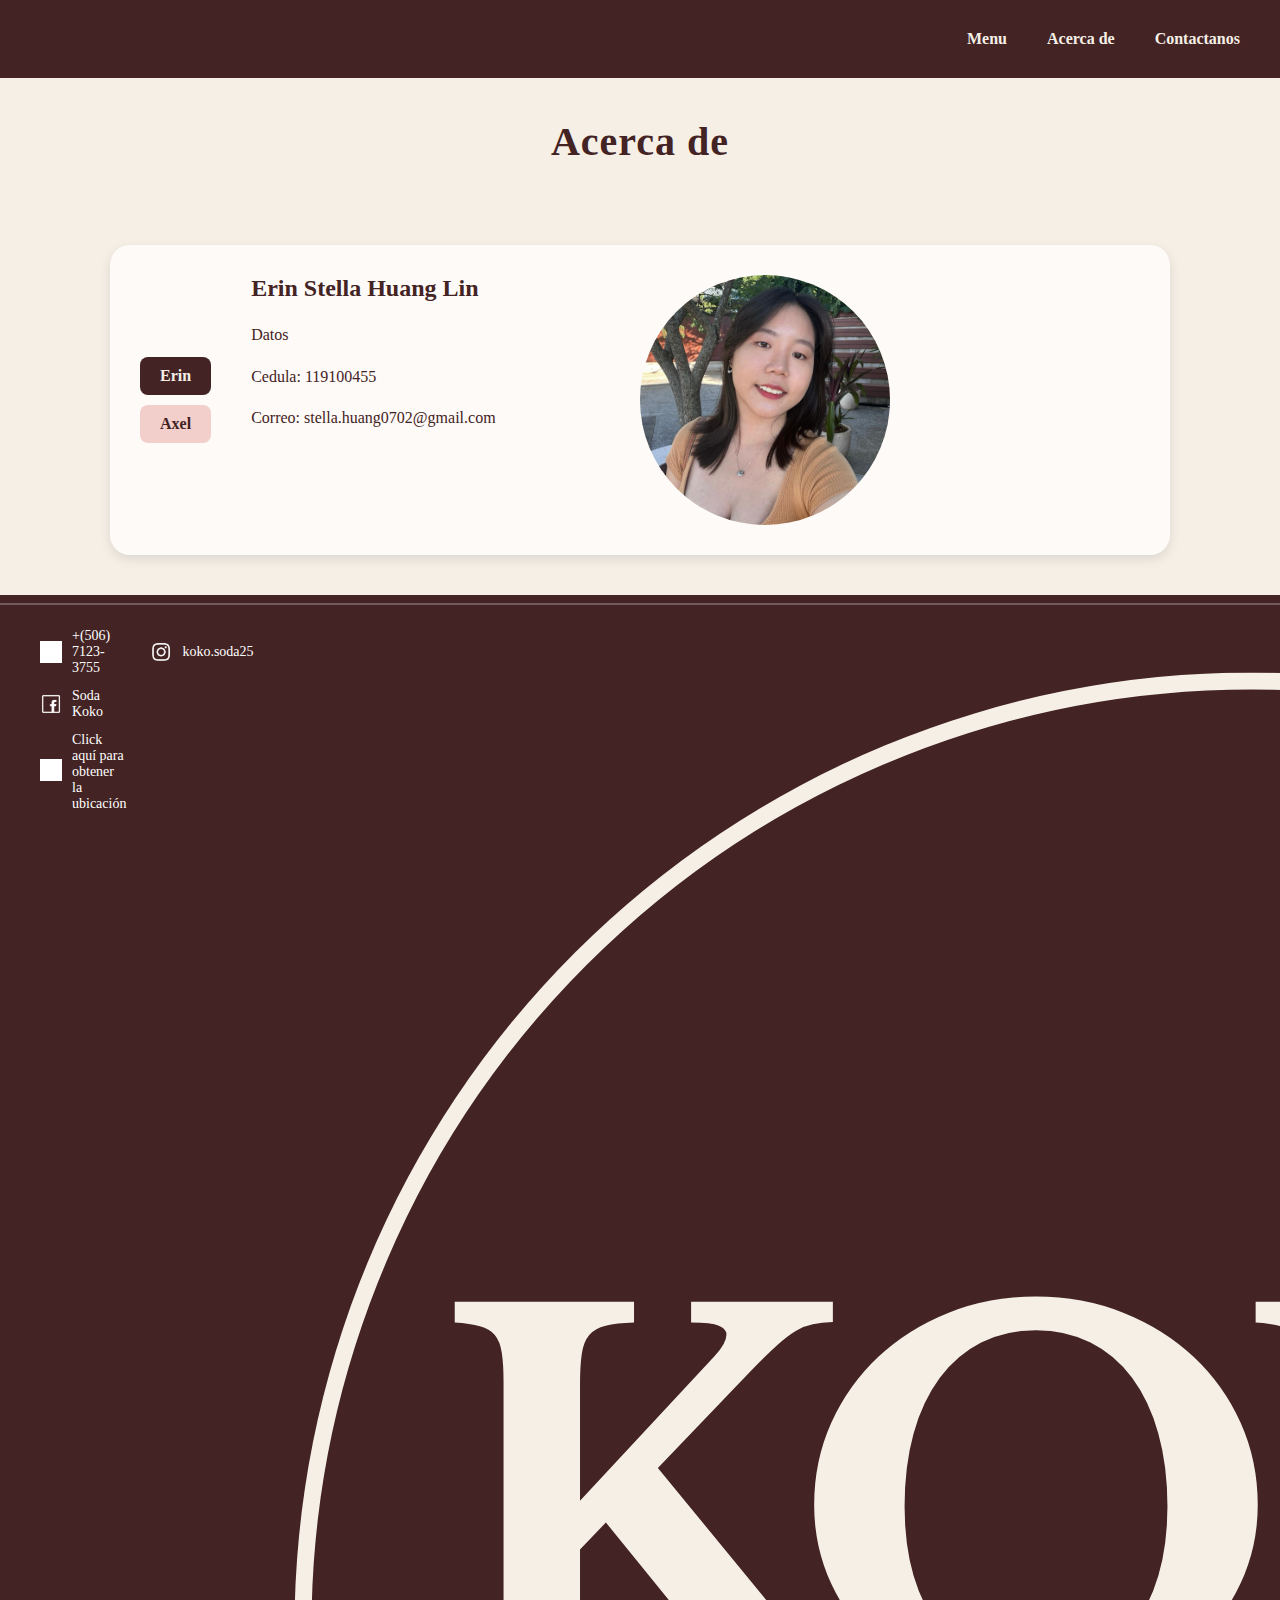
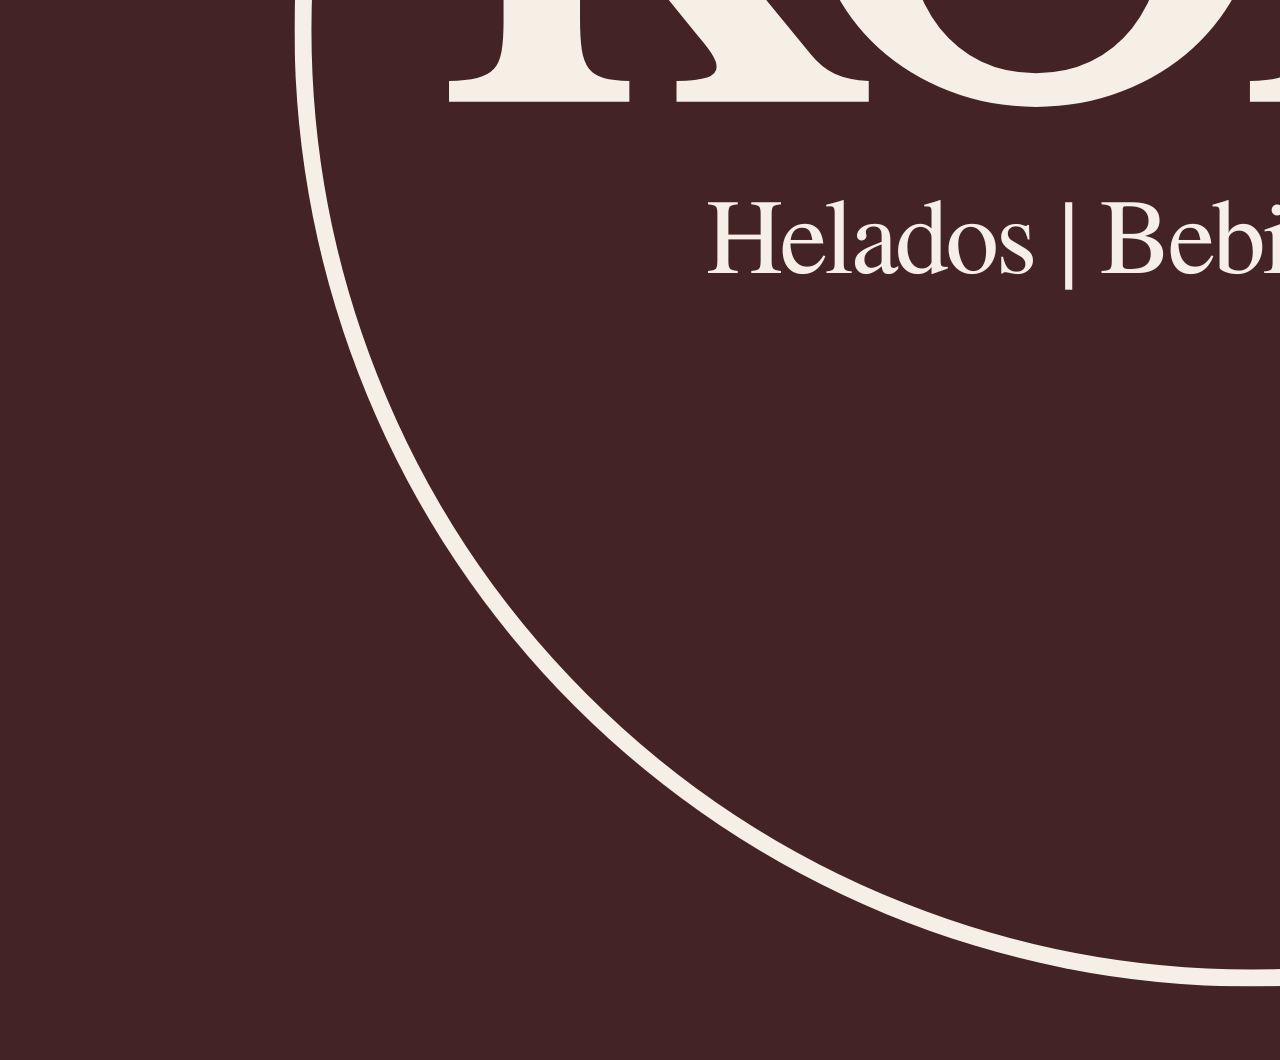
<file: about.html>
<!DOCTYPE html>
<html lang="es">

<head>
  <meta charset="UTF-8">
  <meta name="viewport" content="width=device-width, initial-scale=1.0">
  <title>KOKO | Acerca de</title>
  <link rel="stylesheet" href="./css/style.css">
  <link rel="stylesheet" href="./css/nav.css">
  <link rel="stylesheet" href="./css/footer.css">
  <link rel="stylesheet" href="./css/about.css">
  <style>

  </style>
</head>

<body>
  <nav class="navbar">
    <div class="icons"></div>

    <ul>
      <li class="has-submenu">
        <a href="#">Menu</a>
        <ul class="submenu">
          <li><a href="index.html">Inicio</a></li>
          <li><a href="nosotros.html">Sobre KOKO</a></li>
          <li><a href="blog.html">Blogs</a></li>
          <li><a href="faqs.html">FAQs</a></li>
        </ul>
      </li>
      <li><a href="about.html">Acerca de</a></li>
      <li><a href="contacto.html">Contactanos</a></li>
    </ul>
  </nav>
  <h1 class="about-title">Acerca de</h1>
  <main>

    <div class="about-container">
      <!-- Botones -->
      <input type="radio" name="person" id="erin" checked>
      <input type="radio" name="person" id="axel">

      <div class="selectors">
        <label for="erin">Erin</label>
        <label for="axel">Axel</label>
      </div>

      <!-- Contenido -->
      <div class="content">
        <div class="profile erin">
          <h2>Erin Stella Huang Lin</h2>
          <p>Datos</p>
          <p>Cedula: 119100455</p>
          <p>Correo: stella.huang0702@gmail.com</p>
        </div>

        <div class="profile axel">
          <h2>Axel Orozco Guzman</h2>
          <p>Soy estudiante de Ingenieria del Software en la UTN, me gusta el backend pero tambien
            me ha empezado a interesar el frontend, me considero una persona responsable y con muchas ganas de aprender.
          </p>
          <p>Cedula: 208580807</p>
          <p>Correo: axelguzman996@gmail.com</p>
        </div>
      </div>

      <!-- Imagen -->
      <div class="photo-container">
        <img src="./img/fotoErin.jpg" alt="Foto de Erin" class="erin-photo">
        <img src="./img/fotoaxel.jpg" alt="Foto de Axel" class="axel-photo">
      </div>
    </div>
  </main>
 <footer class="footer">
      <div class="footer-social">
        <div class="social-grid">
          <div class="social-item">
            <img src="./img/logo whatsapp.png" alt="+(506) 7123-3755">
            <a href="https://wa.me/50671233755?text=Hola%20KOKO.%20%20Quiero%20más%20información%20sobre%20sus%20bebidas!"
              target="_blank">
              +(506) 7123-3755
            </a>
          </div>
          <div class="social-item">
            <img src="./img/logo instagram.png" alt="koko.soda25">
            <a href="https://www.instagram.com/koko.soda25?igsh=MWlwa2lsb21hN2VnZg%3D%3D&utm_source=qr" target="_blank">
              koko.soda25
            </a>
          </div>
          <div class="social-item">
            <img src="./img/logo facebook.png" alt="Huang Nick (Soda Koko)">
            <a href="https://www.facebook.com/" target="_blank">
              Soda Koko
          </div>
          <div class="social-item">
            <img src="./img/ubicacion.png" alt="Click aqui para obtener la ubicación">
            <a href="https://waze.com/ul/hd1u0ffqjv" target="_blank">
              Click aquí para obtener la ubicación
            </a>
          </div>
        </div>
       <div class="logo">
            <img class="logoimg" src="./img/logo beige.png" alt="KOKO logo">
        </div>
      </div>
    </footer>
</body>

</html>
</file>
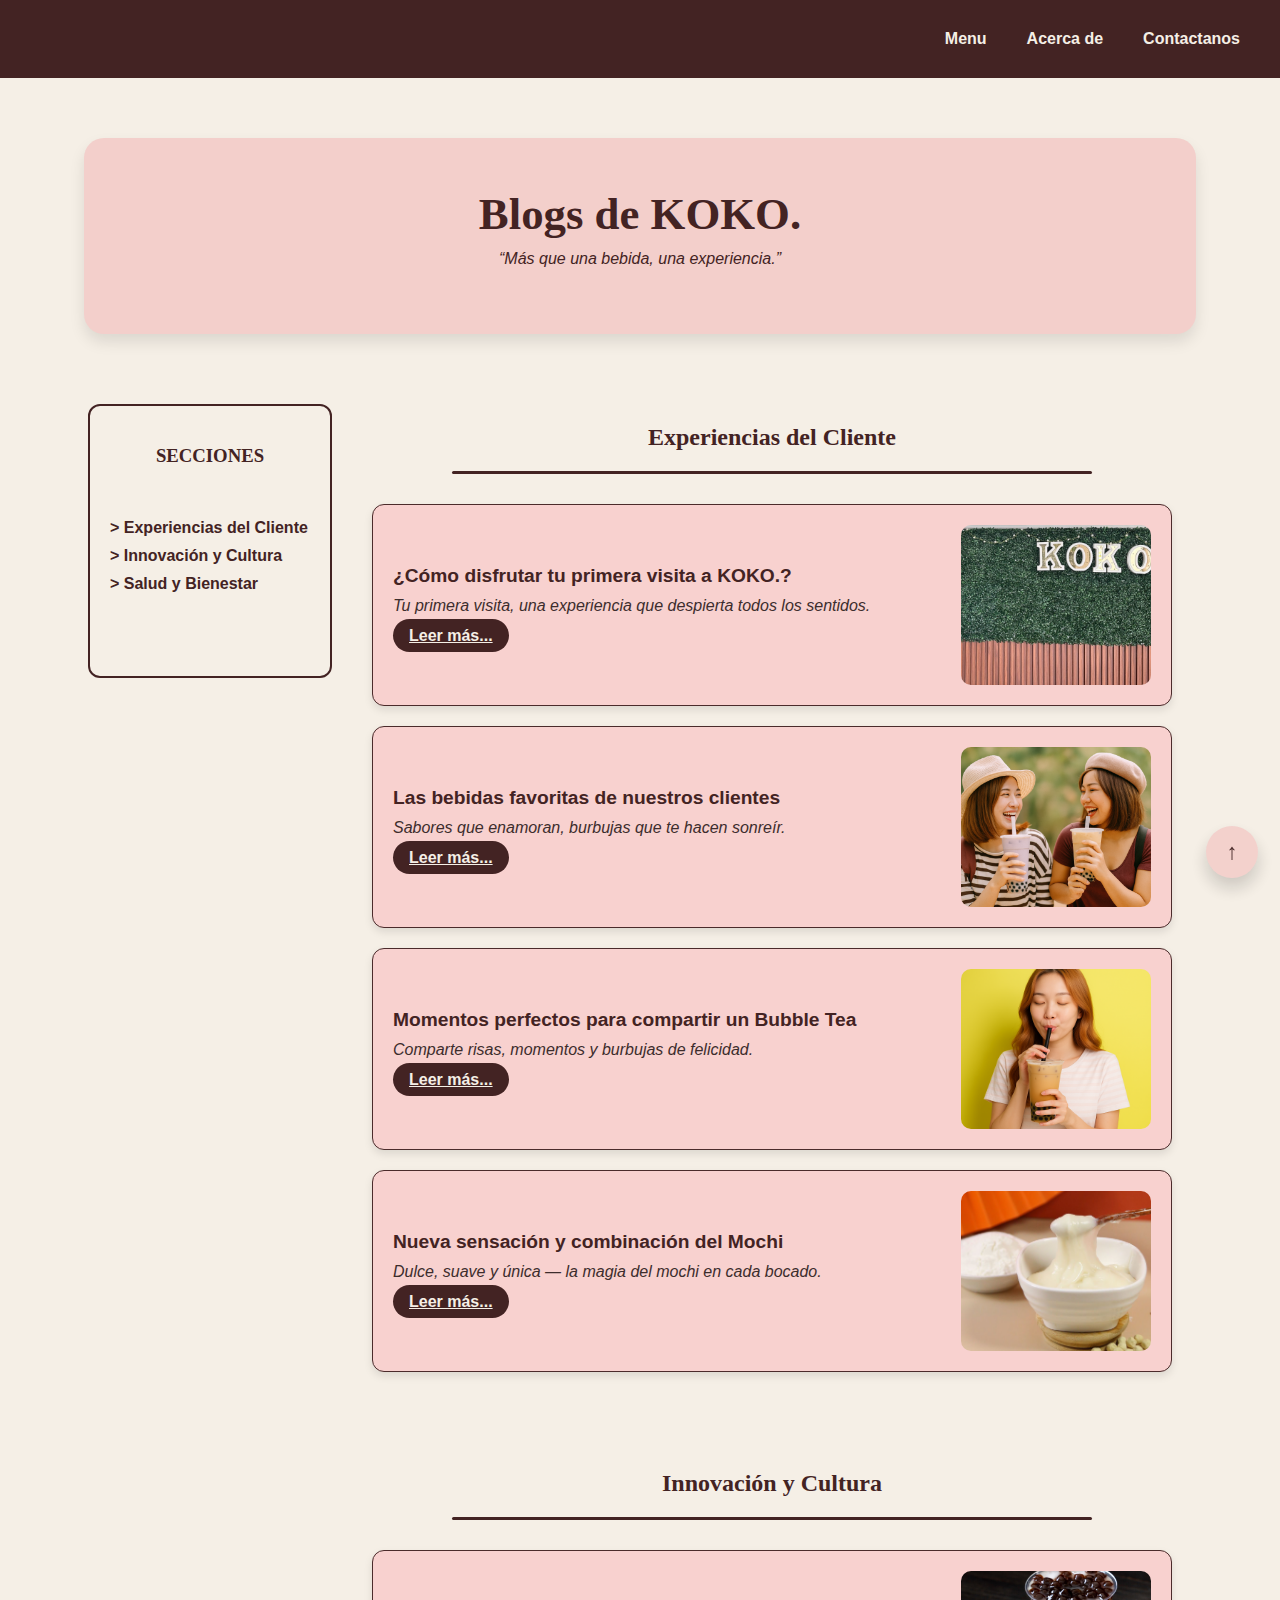
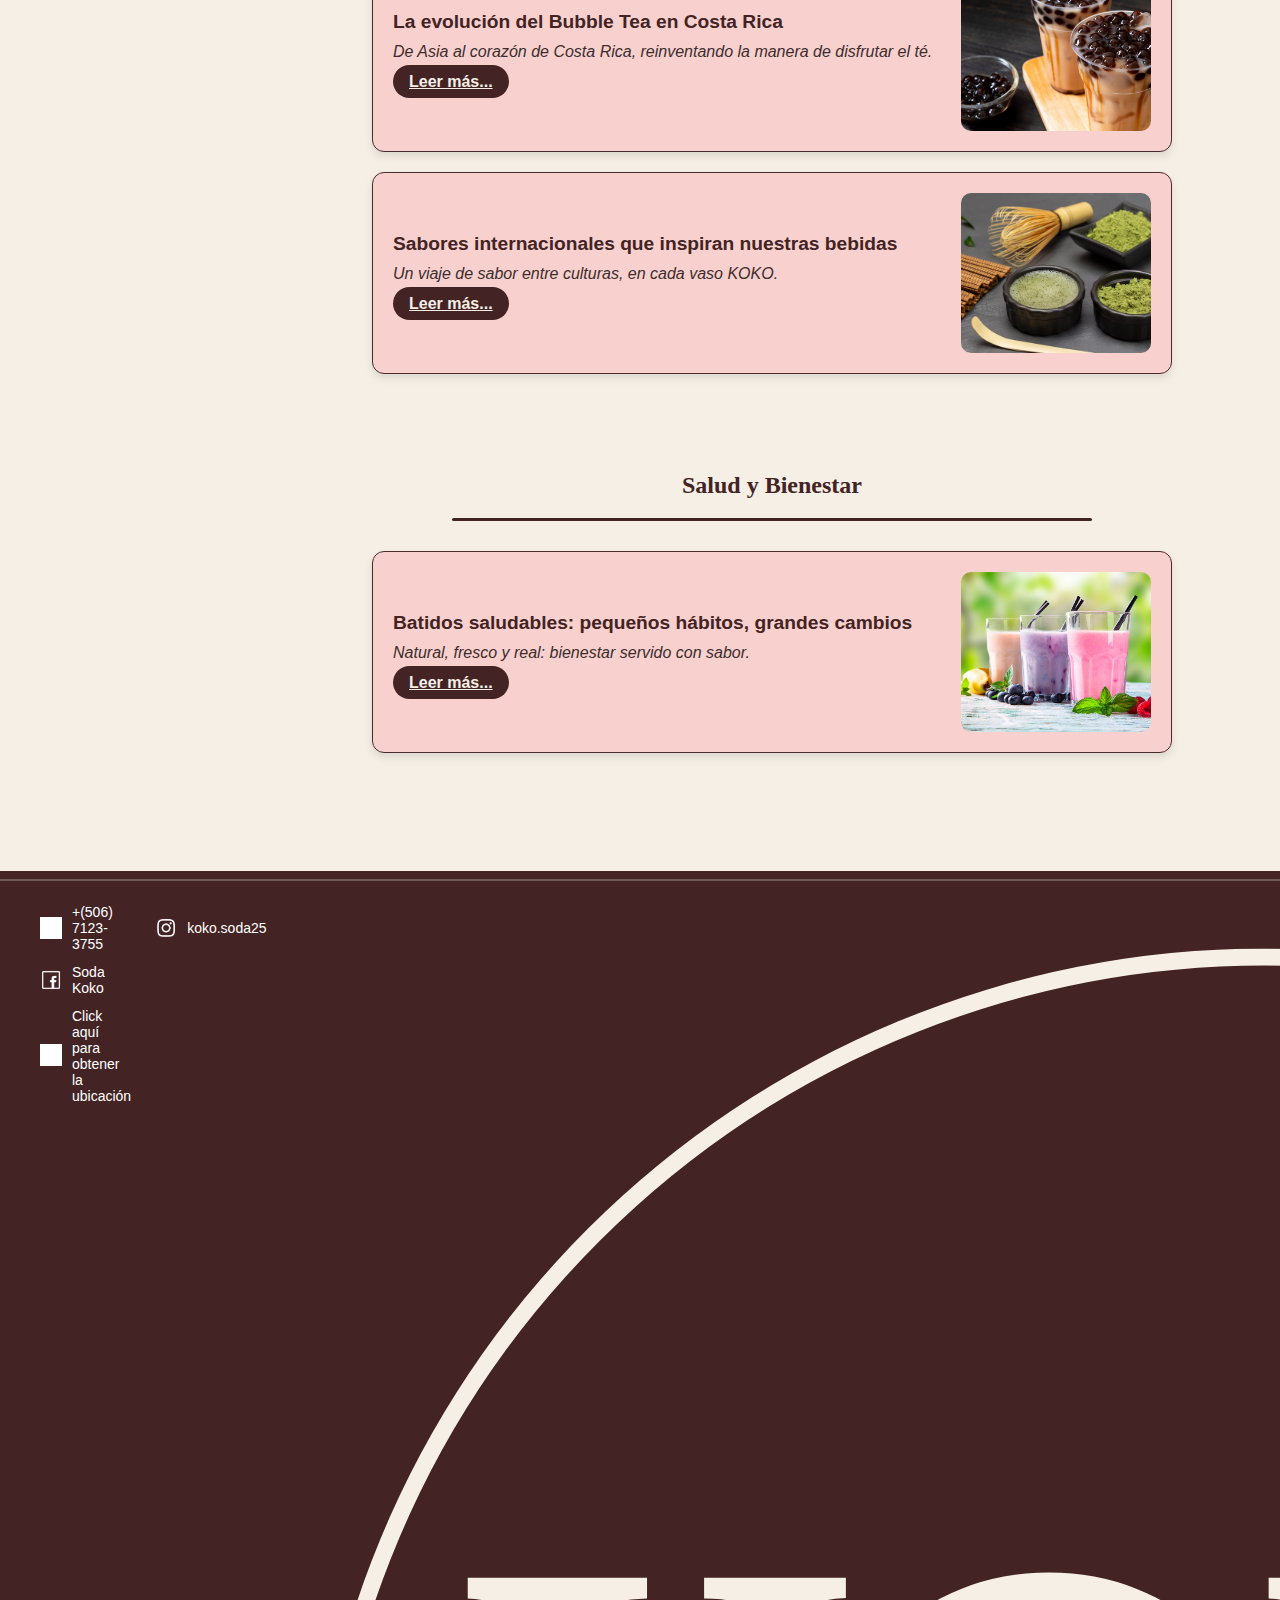
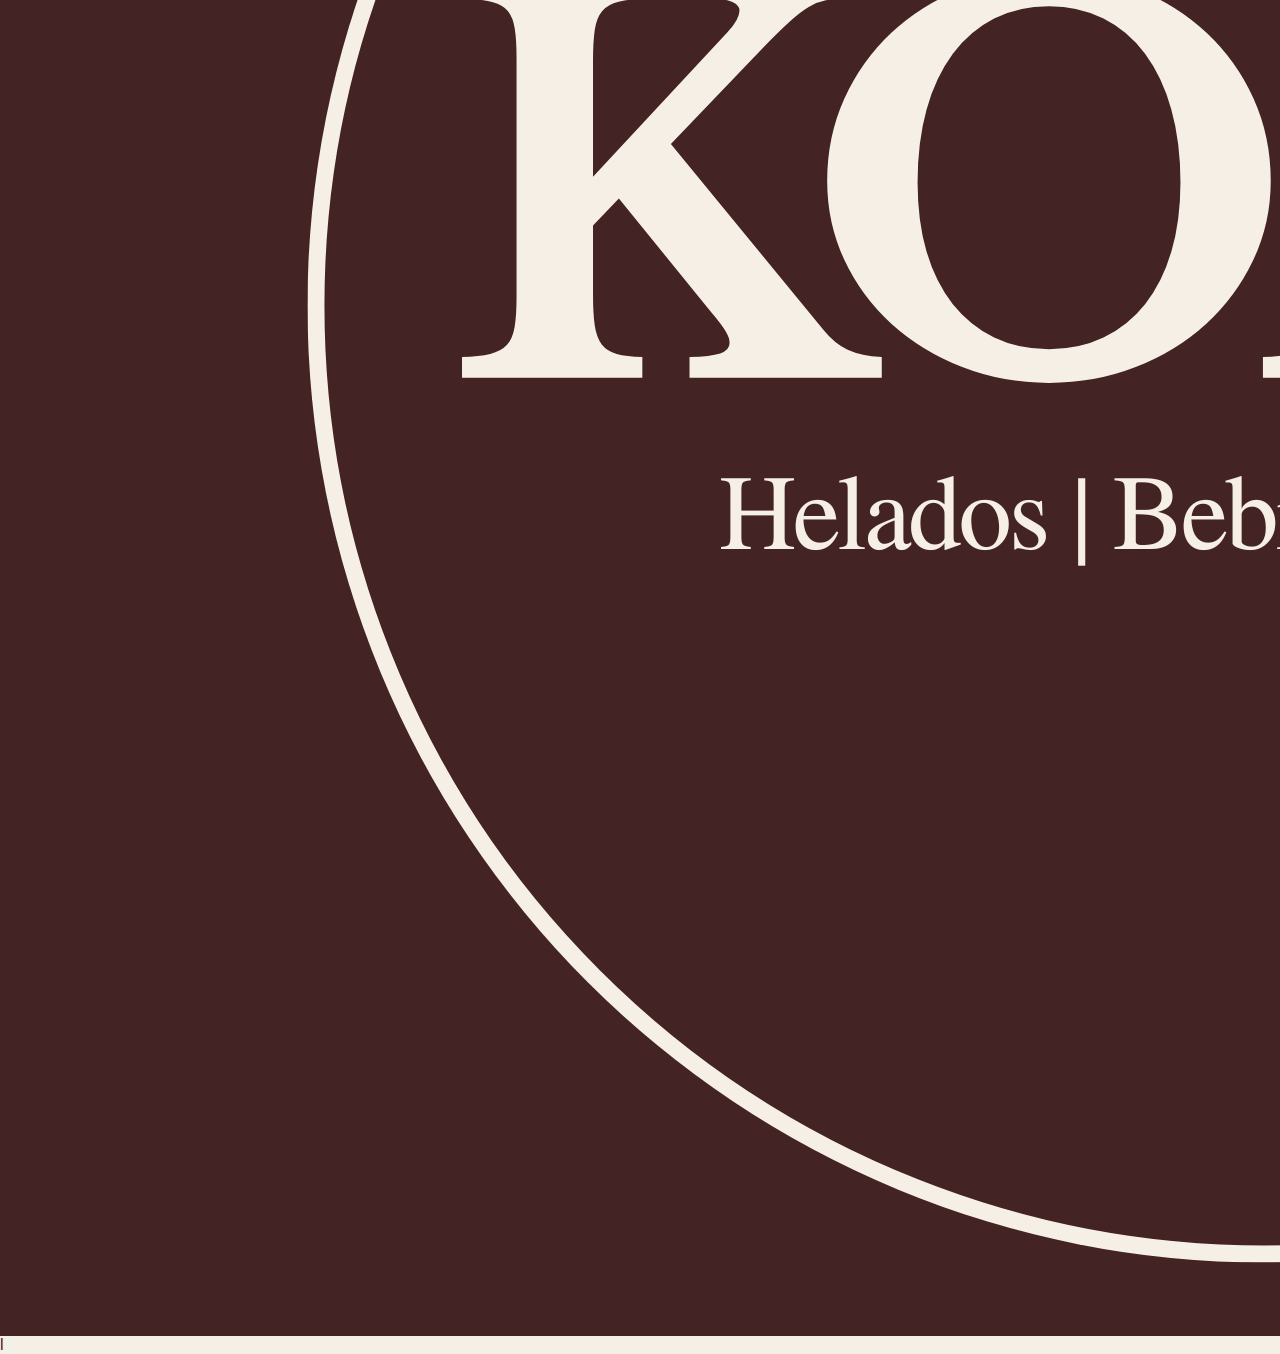
<file: blog.html>
<!DOCTYPE html>
<html lang="es">

<head>
    <meta charset="UTF-8">
    <meta name="viewport" content="width=device-width, initial-scale=1.0">
    <title>KOKO | Blog</title>
    <link rel="stylesheet" href="./css/style.css">
    <link rel="stylesheet" href="./css/nav.css">
    <link rel="stylesheet" href="./css/footer.css">
    <link rel="stylesheet" href="./css/blog.css">

    <style>

    </style>
</head>

<body>
    <nav class="navbar">
        <div class="icons"></div>

        <ul>
            <li class="has-submenu">
                <a href="#">Menu</a>
                <ul class="submenu">
                    <li><a href="index.html">Inicio</a></li>
                    <li><a href="nosotros.html">Sobre KOKO</a></li>
                    <li><a href="blog.html">Blogs</a></li>
                    <li><a href="faqs.html">FAQs</a></li>
                </ul>
            </li>
            <li><a href="about.html">Acerca de</a></li>
            <li><a href="contacto.html">Contactanos</a></li>
        </ul>
    </nav>

    <!-- ENCABEZADO DEL BLOG -->
    <header class="blog-header">
        <div class="banner">
            <h1>Blogs de KOKO.</h1>
            <p class="slogan">“Más que una bebida, una experiencia.”</p>
        </div>
    </header>

    <!-- CONTENEDOR PRINCIPAL -->
    <div class="blog-layout">
        <!-- SIDEBAR -->
        <aside class="sidebar">
            <h3>SECCIONES</h3>
            <br>
            <ul>
                <li><a href="#experiencias">> Experiencias del Cliente</a></li>
                <li><a href="#innovacion">> Innovación y Cultura</a></li>
                <li><a href="#salud">> Salud y Bienestar</a></li>
            </ul>
        </aside>

        <!-- CONTENIDO PRINCIPAL -->
        <main class="blog-content">

            <!-- EXPERIENCIAS DEL CLIENTE -->
            <section id="experiencias" class="blog-section">
                <h2>Experiencias del Cliente</h2>
                <hr class="linea-cafe">

                <div class="blog-card">
                    <div class="blog-content">
                        <strong>¿Cómo disfrutar tu primera visita a KOKO.?</strong>
                        <p><em>Tu primera visita, una experiencia que despierta todos los sentidos.</em></p>
                        <a class="btn-leer" href="articulos/primera-visita.html">Leer más...</a>
                    </div>
                    
                    <img src="./img/koko3.jpg" alt="Primera visita a KOKO" class="blog-img">
                    
                </div>

                <div class="blog-card">
                    <div class="blog-content">
                        <strong>Las bebidas favoritas de nuestros clientes</strong>
                        <p><em>Sabores que enamoran, burbujas que te hacen sonreír.</em></p>
                        <a class="btn-leer" href="articulos/bebidas-favoritas.html">Leer más...</a>
                    </div>
                    <img src="./img/favorito.png" alt="Bebidas favoritas KOKO" class="blog-img">
                </div>

                <div class="blog-card">
                    <div class="blog-content">
                        <strong>Momentos perfectos para compartir un Bubble Tea</strong>
                        <p><em>Comparte risas, momentos y burbujas de felicidad.</em></p>
                        <a class="btn-leer" href="articulos/momentos-koko.html">Leer más...</a>
                    </div>
                    <img src="./img/bubbleTea.png" alt="Momentos Bubble Tea" class="blog-img">
                </div>

                <div class="blog-card">
                    <div class="blog-content">
                        <strong>Nueva sensación y combinación del Mochi</strong>
                        <p><em>Dulce, suave y única — la magia del mochi en cada bocado.</em></p>
                        <a class="btn-leer" href="articulos/sensacion-mochi.html">Leer más...</a>
                    </div>
                    <img src="./img/mezclaMochi.jpg" alt="Mochi KOKO" class="blog-img">
                </div>
            </section>
            <br>

            <!-- INNOVACIÓN Y CULTURA -->
            <section id="innovacion" class="blog-section">
                <h2>Innovación y Cultura</h2>
                <hr class="linea-cafe">

                <div class="blog-card">
                    <div class="blog-content">
                        <strong>La evolución del Bubble Tea en Costa Rica</strong>
                        <p><em>De Asia al corazón de Costa Rica, reinventando la manera de disfrutar el té.</em></p>
                        <a class="btn-leer" href="articulos/evolucion-bubbletea.html">Leer más...</a>
                    </div>
                    <img src="./img/origen.jpg" alt="Evolución Bubble Tea" class="blog-img">
                </div>

                <div class="blog-card">
                    <div class="blog-content">
                        <strong>Sabores internacionales que inspiran nuestras bebidas</strong>
                        <p><em>Un viaje de sabor entre culturas, en cada vaso KOKO.</em></p>
                        <a class="btn-leer" href="articulos/sabores-internacionales.html">Leer más...</a>
                    </div>
                    <img src="./img/matcha.jpg" alt="Sabores Internacionales" class="blog-img">
                </div>
            </section>
            <br>

            <!-- SALUD Y BIENESTAR -->
            <section id="salud" class="blog-section">
                <h2>Salud y Bienestar</h2>
                <hr class="linea-cafe">

                <div class="blog-card">
                    <div class="blog-content">
                        <strong>Batidos saludables: pequeños hábitos, grandes cambios</strong>
                        <p><em>Natural, fresco y real: bienestar servido con sabor.</em></p>
                        <a class="btn-leer" href="articulos/salud-bienestar.html">Leer más...</a>
                    </div>
                    <img src="./img/batidos.jpg" alt="Batidos saludables" class="blog-img">
                </div>
            </section>
            <br>


        </main>
    </div>

    <!-- Botón flotante “volver arriba” -->
    <a href="#top" class="back-to-top" aria-label="Volver al inicio">↑</a>


    <script>
        window.addEventListener('load', function () {
            if (location.hash) {
                history.replaceState(null, null, location.pathname + location.search);
                window.scrollTo(0, 0);
            }
        });
    </script>

   <footer class="footer">
      <div class="footer-social">
        <div class="social-grid">
          <div class="social-item">
            <img src="./img/logo whatsapp.png" alt="+(506) 7123-3755">
            <a href="https://wa.me/50671233755?text=Hola%20KOKO.%20%20Quiero%20más%20información%20sobre%20sus%20bebidas!"
              target="_blank">
              +(506) 7123-3755
            </a>
          </div>
          <div class="social-item">
            <img src="./img/logo instagram.png" alt="koko.soda25">
            <a href="https://www.instagram.com/koko.soda25?igsh=MWlwa2lsb21hN2VnZg%3D%3D&utm_source=qr" target="_blank">
              koko.soda25
            </a>
          </div>
          <div class="social-item">
            <img src="./img/logo facebook.png" alt="Huang Nick (Soda Koko)">
            <a href="https://www.facebook.com/" target="_blank">
              Soda Koko
          </div>
          <div class="social-item">
            <img src="./img/ubicacion.png" alt="Click aqui para obtener la ubicación">
            <a href="https://waze.com/ul/hd1u0ffqjv" target="_blank">
              Click aquí para obtener la ubicación
            </a>
          </div>
        </div>
       <div class="logo">
            <img class="logoimg" src="./img/logo beige.png" alt="KOKO logo">
        </div>
      </div>
    </footer>

</body>

</html>l
</file>
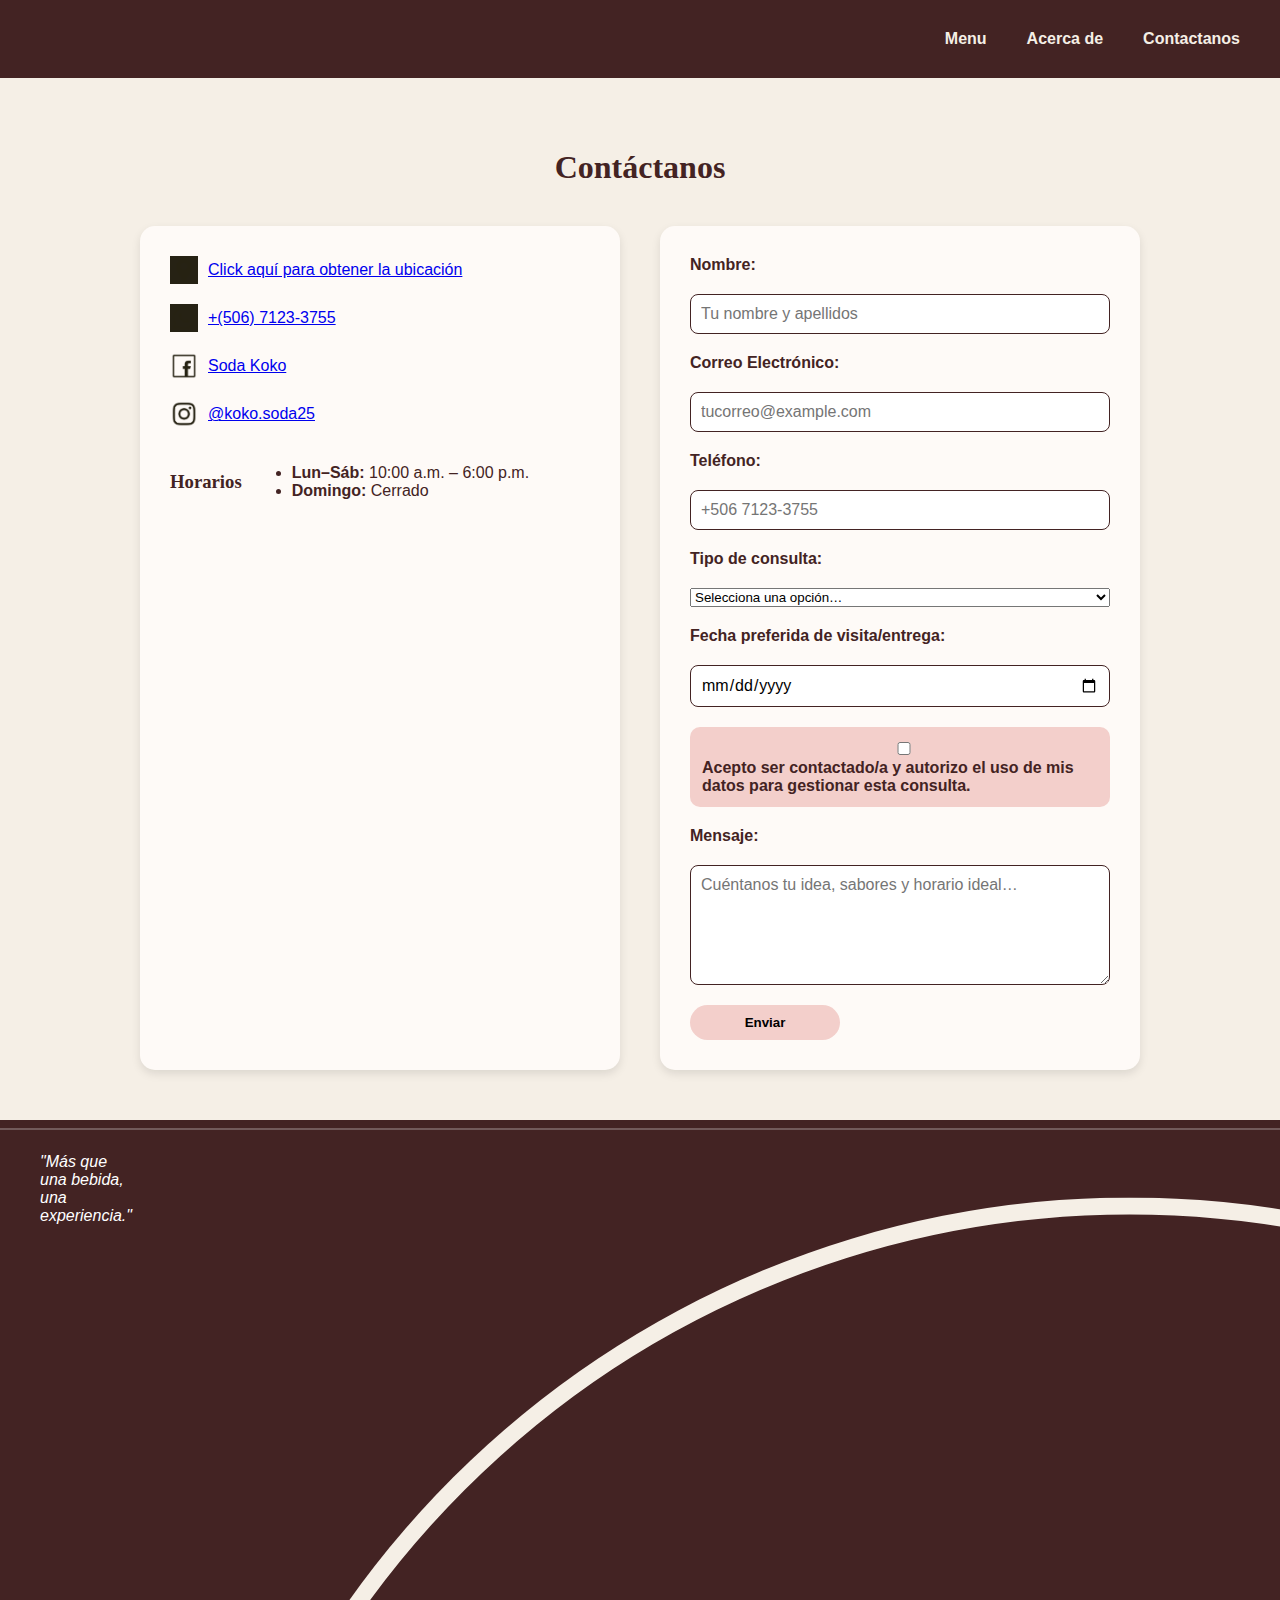
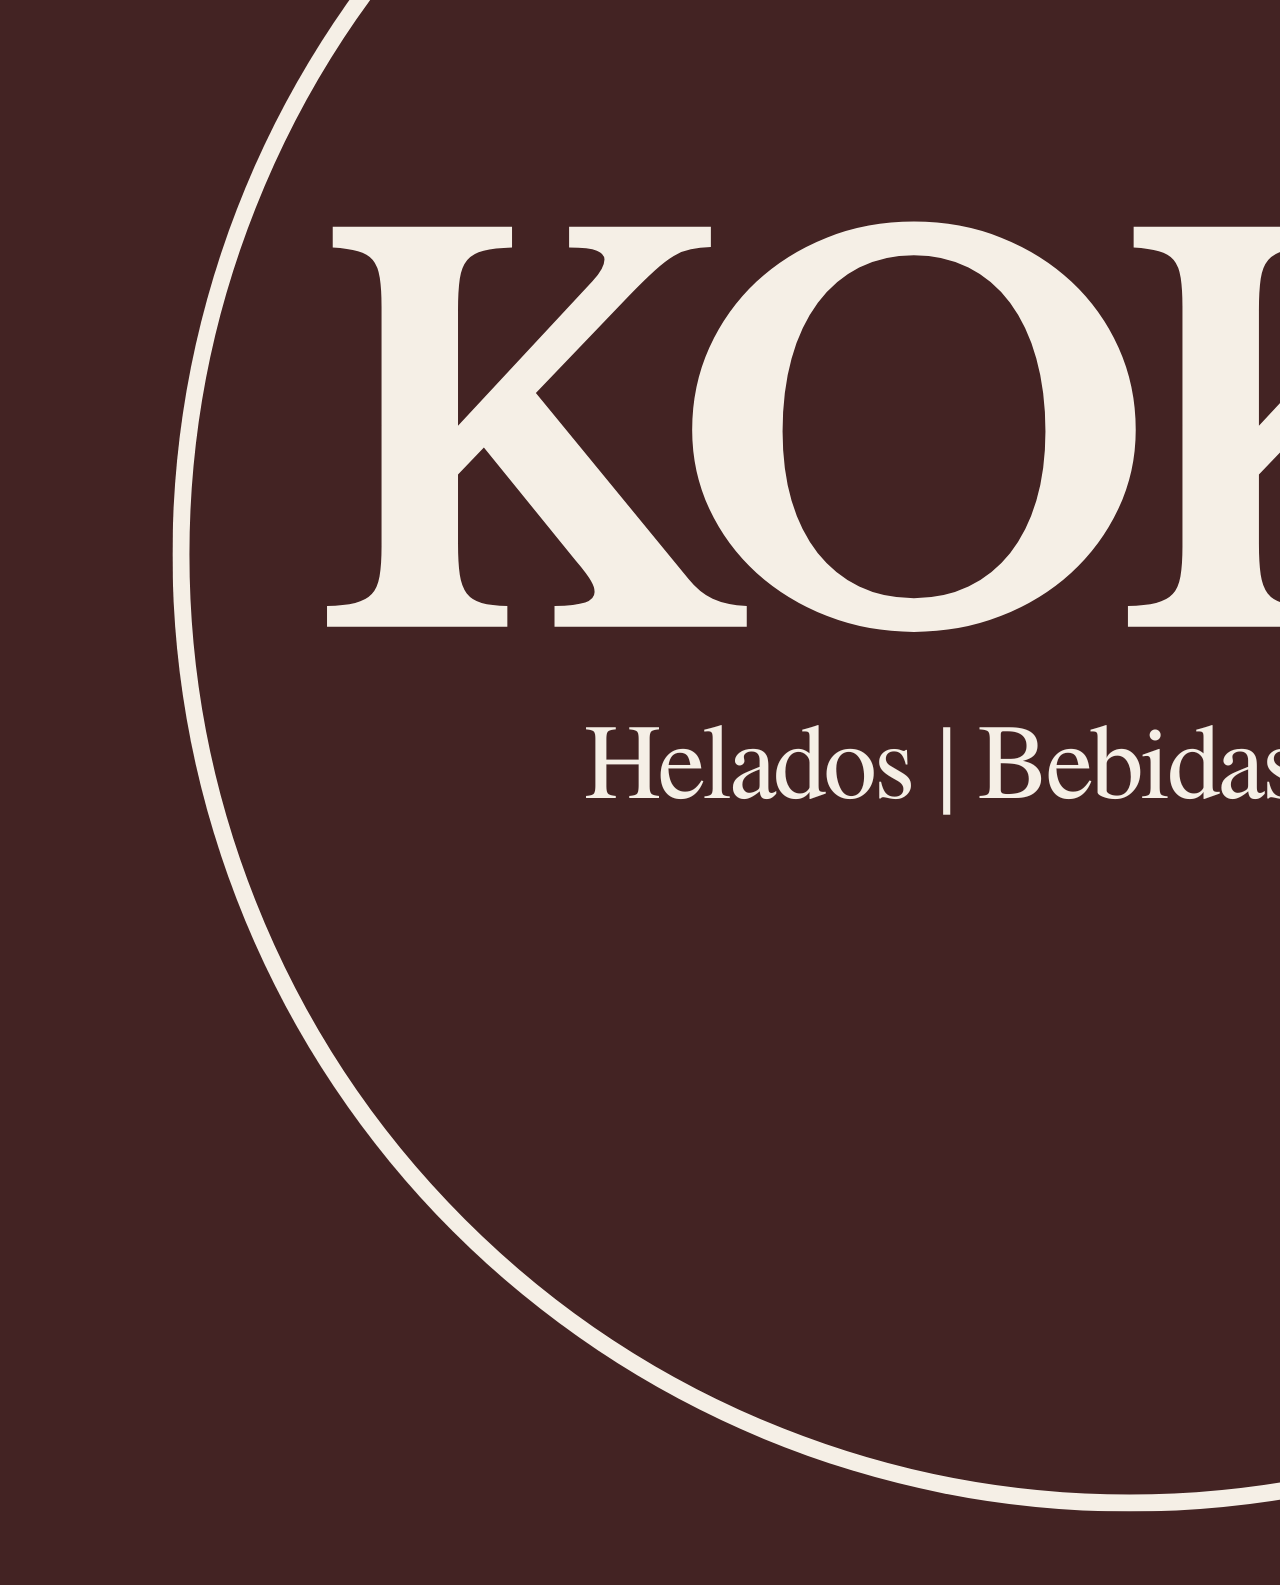
<file: contacto.html>
<!DOCTYPE html>
<html lang="es">

<head>
  <meta charset="UTF-8">
  <meta name="viewport" content="width=device-width, initial-scale=1.0">
  <title>KOKO | Contacto</title>
  <link rel="stylesheet" href="./css/nav.css">
  <link rel="stylesheet" href="./css/footer.css">
  <link rel="stylesheet" href="./css/contacto.css">

</head>

<body>

  <!-- Navbar -->
  <nav class="navbar">
    <div class="icons"></div>
    <ul>
      <li class="has-submenu">
        <a href="#">Menu</a>
        <ul class="submenu">
          <li><a href="index.html">Inicio</a></li>
          <li><a href="nosotros.html">Sobre KOKO</a></li>
          <li><a href="blog.html">Blogs</a></li>
          <li><a href="faqs.html">FAQs</a></li>
        </ul>
      </li>
      <li><a href="about.html">Acerca de</a></li>
      <li><a href="contacto.html">Contactanos</a></li>
    </ul>
  </nav>

  <!-- Contenido principal -->
  <main>
    <h1>Contáctanos</h1>
    <div class="contact-container">

      <!-- Columna izquierda: info de contacto -->
      <div class="contact-info">
        <div>
          <img src="./img/ubicacion.png" alt="Dirección">
          <a href="https://waze.com/ul/hd1u0ffqjv" target="_blank">
            Click aquí para obtener la ubicación
          </a>
        </div>
        <div>
          <img src="./img/logo whatsapp.png" alt="Teléfono">
          <a href="https://wa.me/50671233755?text=Hola%20KOKO.%20%20Quiero%20más%20información%20sobre%20sus%20bebidas!"
            target="_blank">
            +(506) 7123-3755
          </a>
        </div>
        <div>
          <img src="./img/logo facebook.png" alt="Facebook">
          <a href="https://www.facebook.com/" target="_blank">
            Soda Koko
          </a>
        </div>
        <div>
          <img src="./img/logo instagram.png" alt="Instagram">
          <a href="https://www.instagram.com/koko.soda25?igsh=MWlwa2lsb21hN2VnZg%3D%3D&utm_source=qr" target="_blank">
            @koko.soda25
          </a>
        </div>

        <div class="horarios">
          <h3>Horarios</h3>
          <ul>
            <li><strong>Lun–Sáb:</strong> 10:00 a.m. – 6:00 p.m.</li>
            <li><strong>Domingo:</strong> Cerrado</li>
          </ul>
        </div>
      </div>


      <!-- Columna derecha: formulario -->
      <form id="contactForm" novalidate>
        <!-- 1. Nombre (text) -->
        <label for="name">Nombre:</label>
        <input type="text" id="name" name="name" placeholder="Tu nombre y apellidos" required>

        <!-- 2. Correo (email) -->
        <label for="email">Correo Electrónico:</label>
        <input type="email" id="email" name="email" placeholder="tucorreo@example.com" required>

        <!-- 3. Teléfono (tel) -->
        <label for="phone">Teléfono:</label>
        <input type="tel" id="phone" name="phone" placeholder="+506 7123-3755" pattern="^[0-9+\\s-]{8,}$" required>

        <!-- 4. Tipo de consulta (select) -->
        <label for="topic">Tipo de consulta:</label>
        <select id="topic" name="topic" required>
          <option value="">Selecciona una opción…</option>
          <option>Información general</option>
          <option>Pedido para evento</option>
          <option>Personalización de bebidas</option>
          <option>Sugerencia o comentario</option>
        </select>

        <!-- 5. Fecha preferida (date) -->
        <label for="date">Fecha preferida de visita/entrega:</label>
        <input type="date" id="date" name="date">


        <!-- 8. Consentimiento (checkbox) -->
        <div class="field checkbox-field">
          <label>
            <input type="checkbox" id="consent" name="consent" required>
            Acepto ser contactado/a y autorizo el uso de mis datos para gestionar esta consulta.
          </label>
        </div>

        <!-- 9. Mensaje (textarea) -->
        <label for="message">Mensaje:</label>
        <textarea id="message" name="message" rows="4" placeholder="Cuéntanos tu idea, sabores y horario ideal…"
          required></textarea>

        <button type="submit">Enviar</button>

        <!-- Respuesta tras enviar -->
        <div class="success-message" id="successMessage" role="status" aria-live="polite">
          ¡Gracias! Tu mensaje ha sido enviado.
        </div>
      </form>


    </div>
  </main>

  <!-- Footer -->
  <footer class="footer">
    <div class="footer-social">
      <i> "Más que una bebida, una experiencia."</i>
      <div class="logo">
        <img class="logoimg" src="./img/logo beige.png" alt="KOKO logo">
      </div>

    </div>
  </footer>

  <script>
    const form = document.getElementById('contactForm');
    const successMessage = document.getElementById('successMessage');

    form.addEventListener('submit', (e) => {
      e.preventDefault();

      // Validación nativa + mensaje del navegador
      if (!form.checkValidity()) {
        form.reportValidity();
        return;
      }

      // Mostrar confirmación y limpiar
      successMessage.style.display = 'block';
      successMessage.textContent = '¡Gracias! Hemos recibido tu mensaje y te contactaremos pronto.';
      form.reset();

      // Ocultar mensaje después de 5s
      setTimeout(() => successMessage.style.display = 'none', 5000);
    });
  </script>
</body>

</html>
</file>
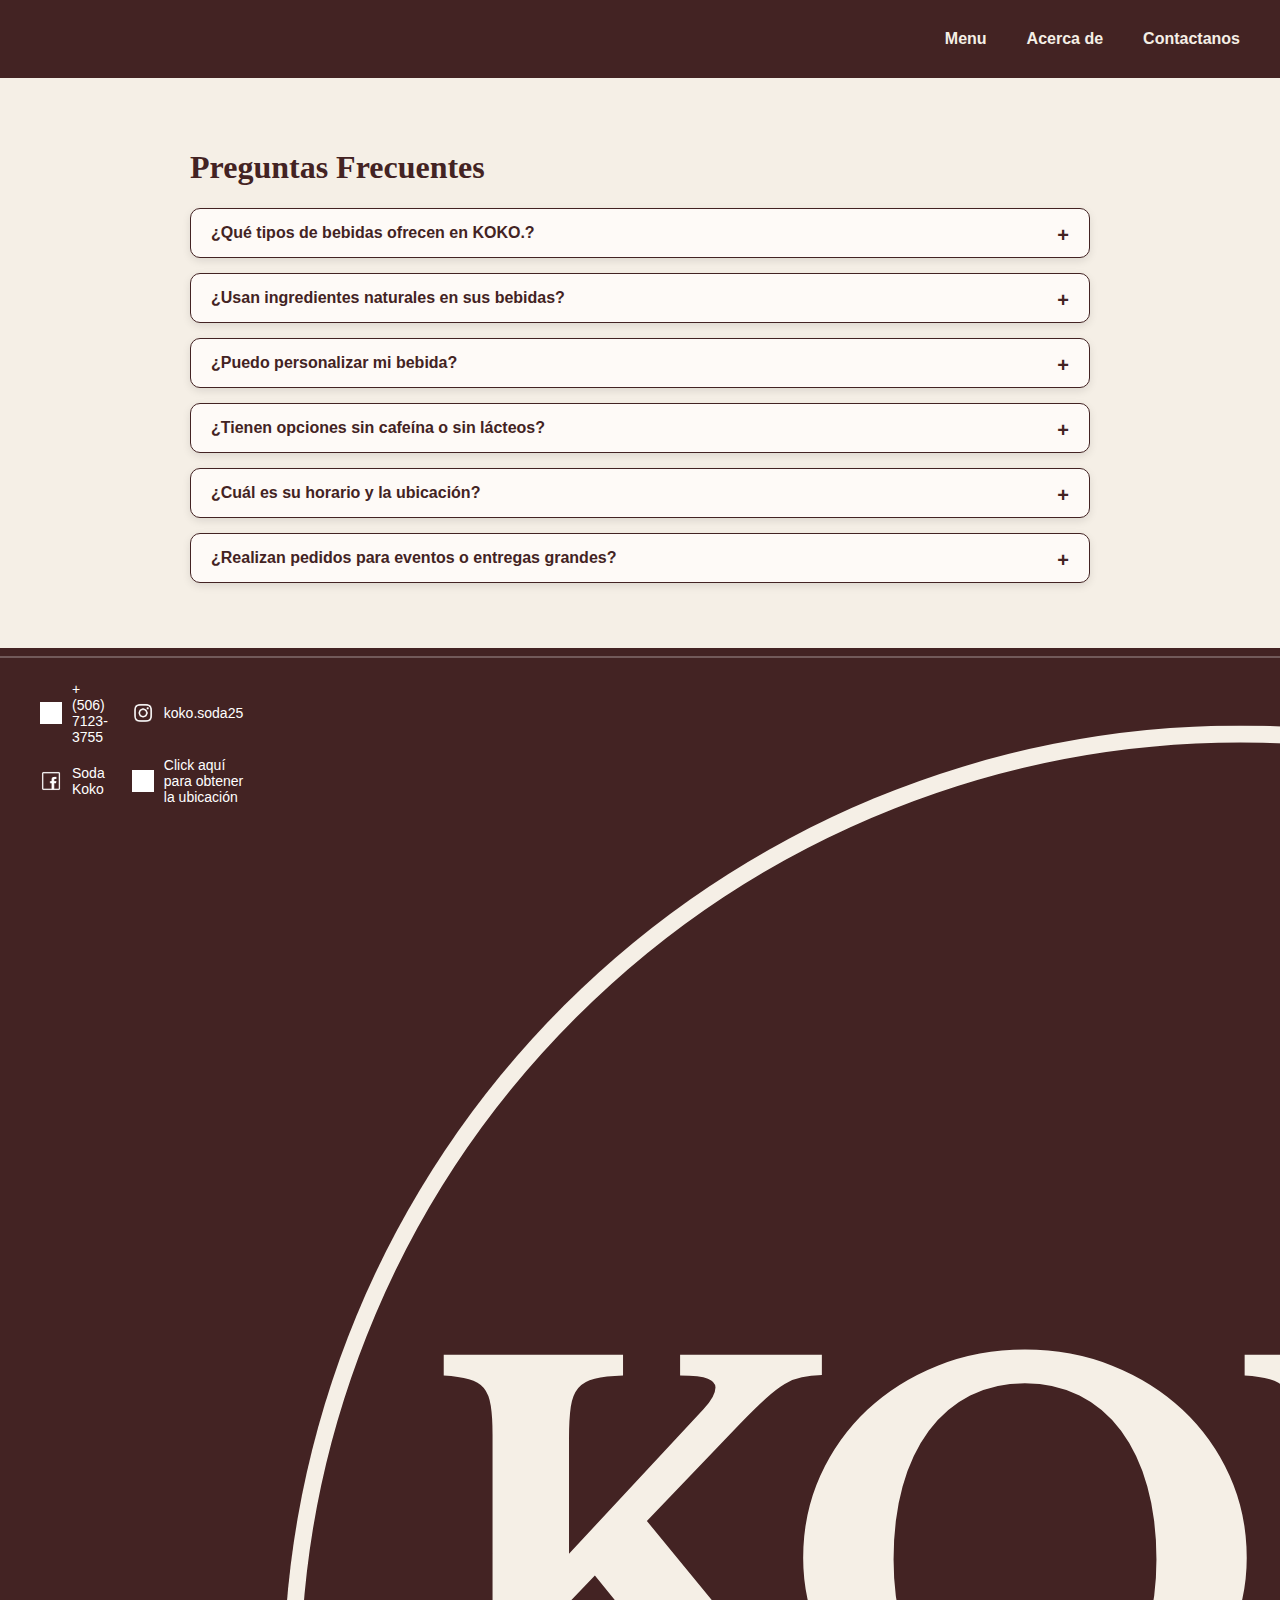
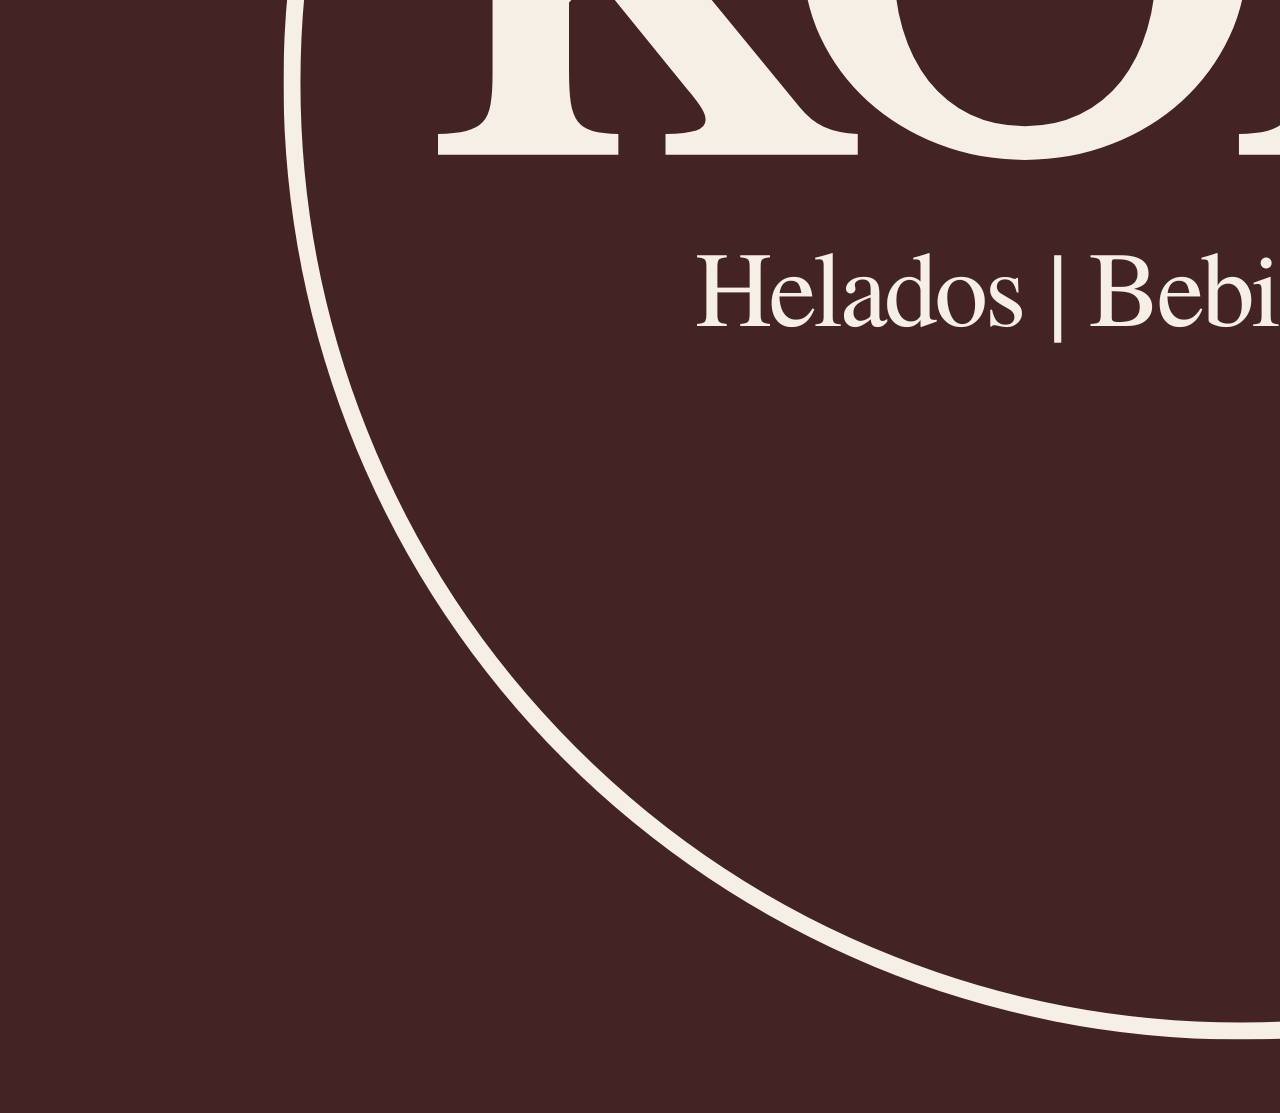
<file: faqs.html>
<!DOCTYPE html>
<html lang="es">

<head>
  <meta charset="UTF-8">
  <meta name="viewport" content="width=device-width, initial-scale=1.0">
  <title>KOKO | FAQs</title>
  <link rel="stylesheet" href="./css/style.css">
  <link rel="stylesheet" href="./css/nav.css">
  <link rel="stylesheet" href="./css/footer.css">
  <link rel="stylesheet" href="./css/faqs.css">
  
</head>

<body>

  <!-- Barra de navegación -->
  <nav class="navbar">
    <div class="icons"></div>

    <ul>
      <li class="has-submenu">
        <a href="#">Menu</a>
        <ul class="submenu">
          <li><a href="index.html">Inicio</a></li>
          <li><a href="nosotros.html">Sobre KOKO</a></li>
          <li><a href="blog.html">Blogs</a></li>
          <li><a href="faqs.html">FAQs</a></li>
        </ul>
      </li>
      <li><a href="about.html">Acerca de</a></li>
      <li><a href="contacto.html">Contactanos</a></li>
  </nav>

  <!-- Contenedor de FAQs -->
  <main class="faq-container">
    <h1>Preguntas Frecuentes</h1>

    <div class="faq-item">
      <div class="faq-question">¿Qué tipos de bebidas ofrecen en KOKO.?</div>
      <div class="faq-answer">
        <p>Ofrecemos <strong>Bubble Tea clásico</strong>, <em>Jelly Milk Teas</em>, batidos naturales y cafés fríos/calientes.</p>
      <ul>
        <li><strong>Clásicos:</strong> Tapioca negra, taro, matcha.</li>
        <li><strong>Jelly Milks:</strong> fresa, hierba.</li>
        <li><strong>Café:</strong> americano, latte, mocha.</li>
        <li><strong>Batidos:</strong> con agua, con leche y helado.</li>
      </ul>
      </div>
    </div>

    <div class="faq-item">
      <div class="faq-question">¿Usan ingredientes naturales en sus bebidas?</div>
      <div class="faq-answer">
      <h3 >Calidad de ingredientes</h3>
      <p>Usamos frutas <strong>100% naturales</strong> y tés seleccionados; evitamos saborizantes artificiales en batidos y bebidas frutales para un sabor <u>auténtico</u>.</p>
      </div>
    </div>

    <div class="faq-item">
      <div class="faq-question">¿Puedo personalizar mi bebida?</div>
      <div class="faq-answer">
        <h3>Personalización</h3>
      <p>Puedes ajustar el nivel de azúcar y los toppigs a su gusto:</p>
      <ul>
        <li><strong>Azúcar:</strong> 0%, 25%, 50%, 75%, 100%</li>
        
        <li><strong>Toppings:</strong> tapioca, nata de coco, cream cheese</li>
      </ul>
      </div>
    </div>

    <div class="faq-item">
      <div class="faq-question">¿Tienen opciones sin cafeína o sin lácteos?</div>
      <div class="faq-answer">
        <p>Sí, contamos con bebidas sin cafeína como los Jelly Milks y opciones con leche (soya o avena). Queremos que
          todos puedan disfrutar de la experiencia KOKO. sin preocupaciones.</p>
      </div>
    </div>

    <div class="faq-item">
      <div class="faq-question">¿Cuál es su horario y la ubicación?</div>
      <div class="faq-answer">
        <p>Nos encontramos ubicados en Alajuela, San Antonio
          (<a href="https://waze.com/ul/hd1u0ffqjv" target="_blank">click aquí</a>), con el horario de Lunes a Sábado
          desde las 10:00 a.m. hasta las 6:00 p.m. Te esperamos con el mejor ambiente y una sonrisa.</p>
      </div>
    </div>

    <div class="faq-item">
      <div class="faq-question">¿Realizan pedidos para eventos o entregas grandes?</div>
      <div class="faq-answer">
        <p>Sí, ofrecemos paquetes especiales para eventos, reuniones o celebraciones. Solo contáctanos con anticipación
          y te ayudamos a personalizar las bebidas según tus necesidades.</p>
      </div>
    </div>
  </main>

  <!-- Pie de página -->
  <footer class="footer">
    <div class="footer-social">
      <div class="social-grid">
        <div class="social-item">
          <img src="./img/logo whatsapp.png" alt="+(506) 7123-3755">
          <a href="https://wa.me/50671233755?text=Hola%20KOKO.%20%20Quiero%20más%20información%20sobre%20sus%20bebidas!"
            target="_blank">
            +(506) 7123-3755
          </a>
        </div>
        <div class="social-item">
          <img src="./img/logo instagram.png" alt="koko.soda25">
          <a href="https://www.instagram.com/koko.soda25?igsh=MWlwa2lsb21hN2VnZg%3D%3D&utm_source=qr" target="_blank">
            koko.soda25
          </a>
        </div>
        <div class="social-item">
          <img src="./img/logo facebook.png" alt="Huang Nick (Soda Koko)">
          <a href="https://www.facebook.com/" target="_blank">
            Soda Koko</a>
        </div>
        <div class="social-item">
          <img src="./img/ubicacion.png" alt="Click aqui para obtener la ubicación">
          <a href="https://waze.com/ul/hd1u0ffqjv" target="_blank">
            Click aquí para obtener la ubicación
          </a>
        </div>
      </div>
      <div class="logo">
        <img class="logoimg" src="./img/logo beige.png" alt="KOKO logo">
      </div>
    </div>
  </footer>
  <script>
    const faqItems = document.querySelectorAll('.faq-item');

    faqItems.forEach(item => {
      const question = item.querySelector('.faq-question');
      question.addEventListener('click', () => {
        item.classList.toggle('active');
        const answer = item.querySelector('.faq-answer');
        if (item.classList.contains('active')) {
          answer.style.maxHeight = answer.scrollHeight + "px";
        } else {
          answer.style.maxHeight = null;
        }
      });
    });
  </script>

</body>

</html>
</file>
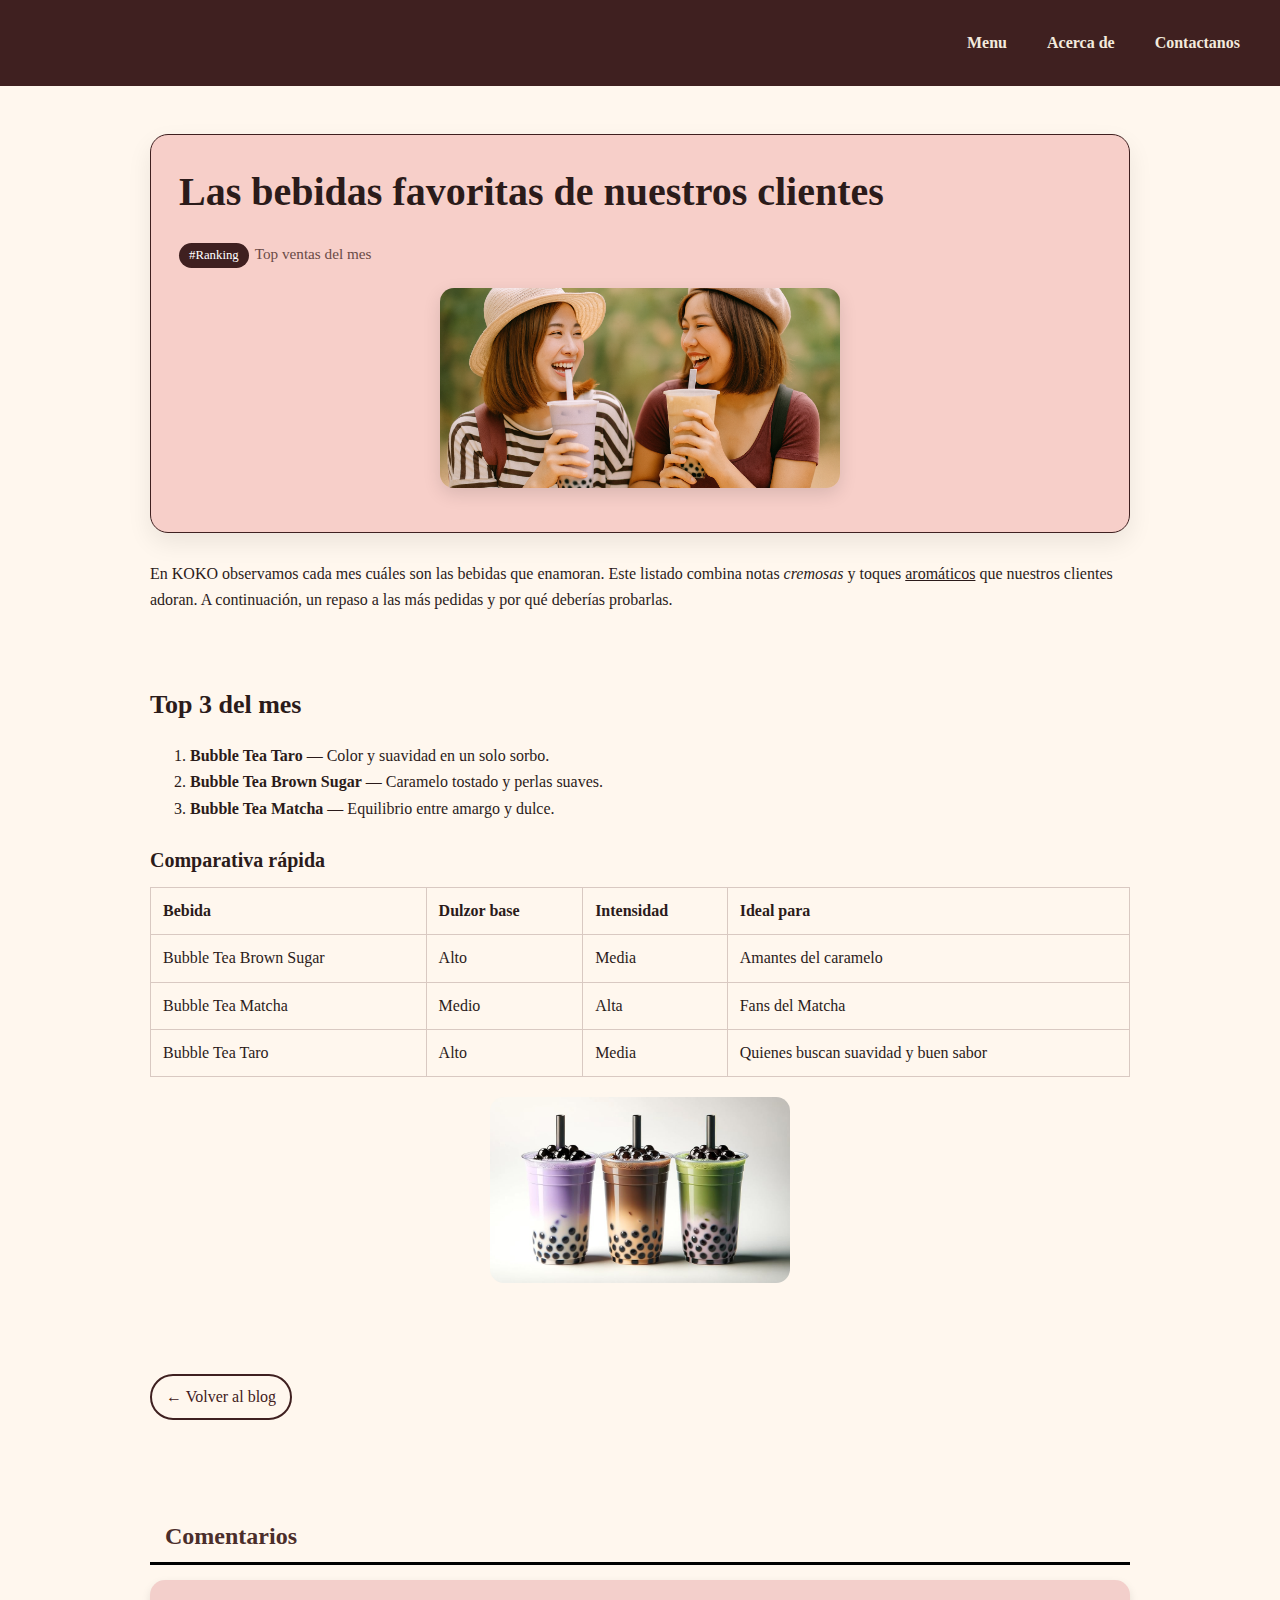
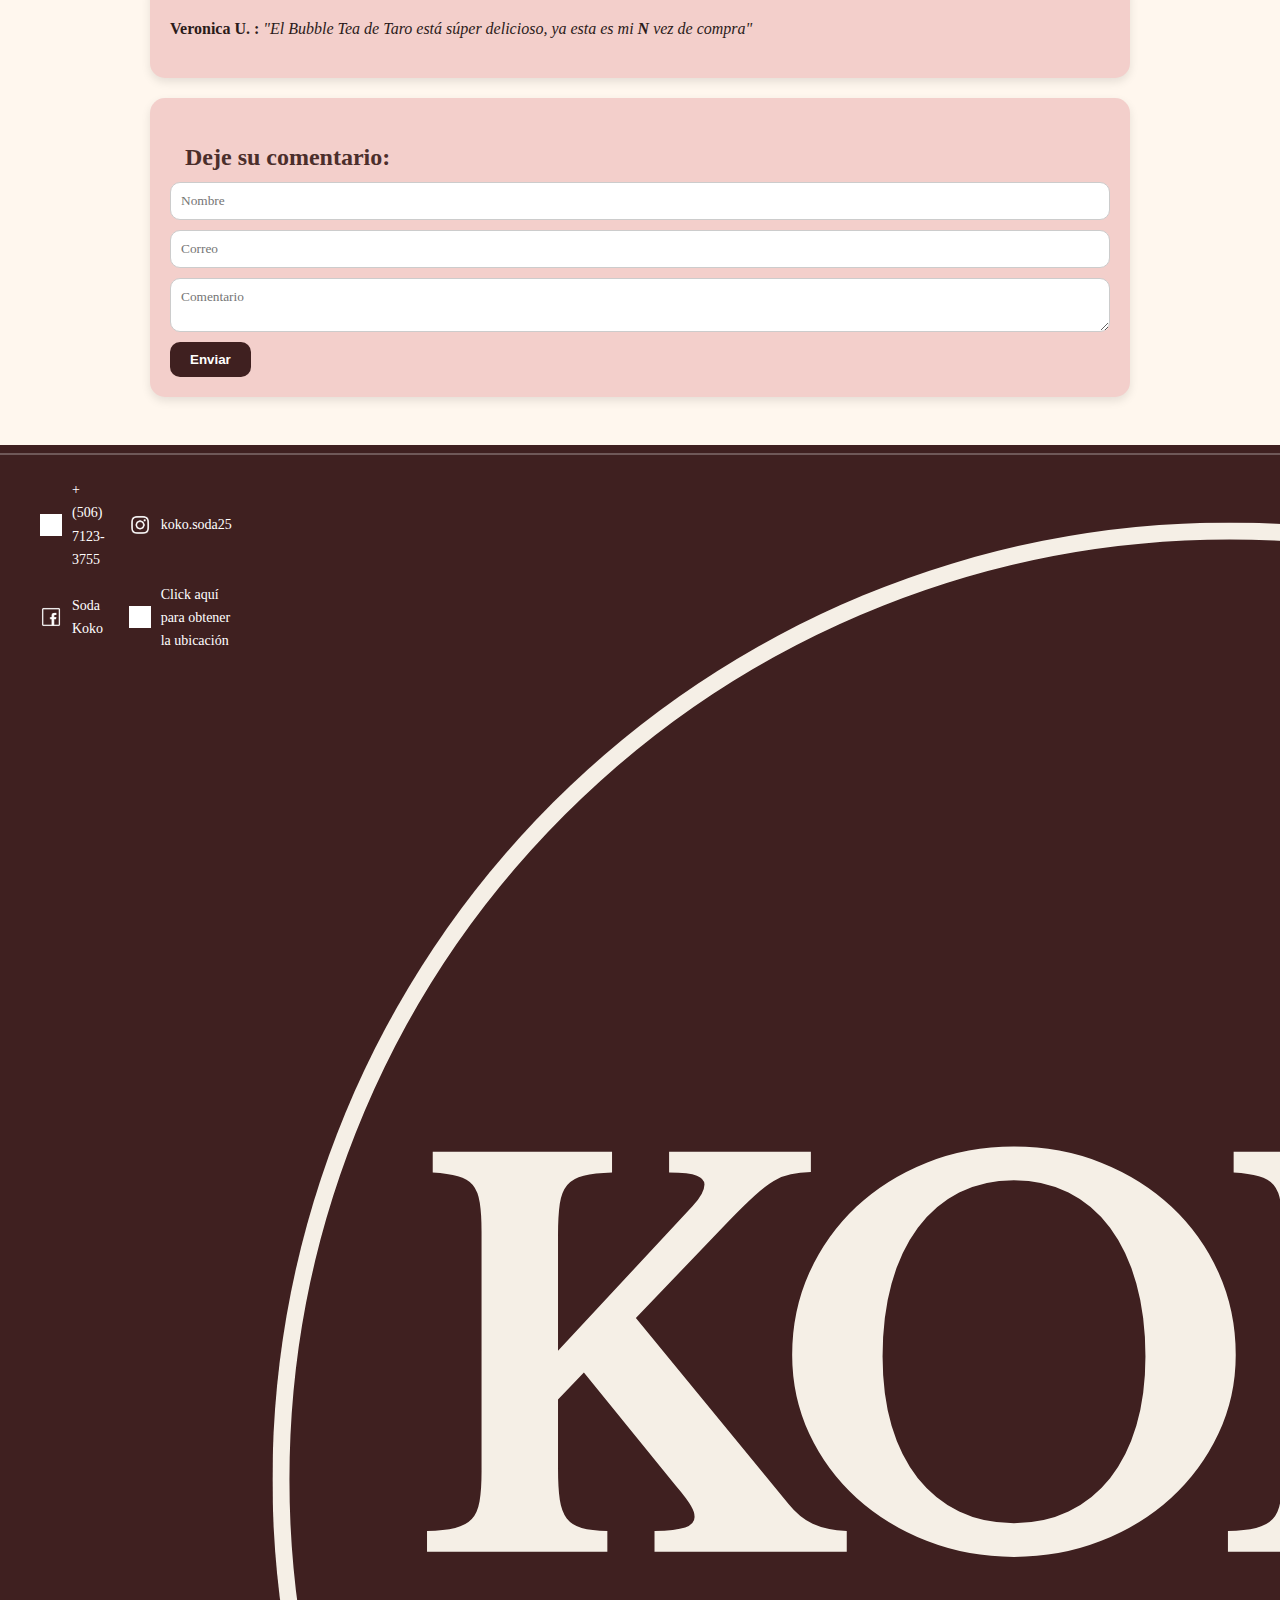
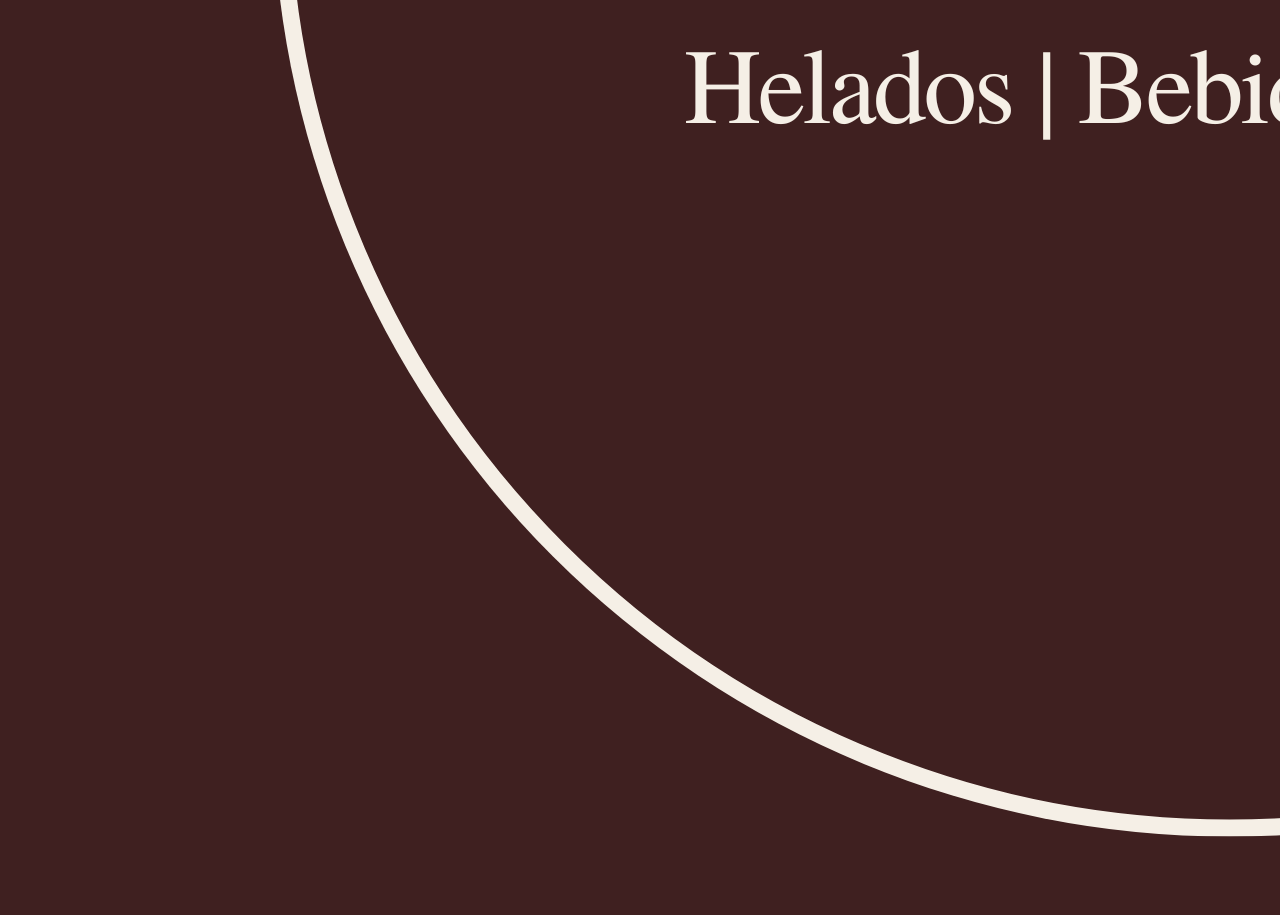
<file: articulos/bebidas-favoritas.html>
<!DOCTYPE html>
<html lang="en">

<head>
    <meta charset="UTF-8">
    <meta name="viewport" content="width=device-width, initial-scale=1.0">
    <title>KOKO | Las bebidas favoritas de nuestros clientes</title>
    <link rel="stylesheet" href="../css/style.css">
    <link rel="stylesheet" href="../css/nav.css">
    <link rel="stylesheet" href="../css/footer.css">
    <link rel="stylesheet" href="../css/articulos.css">
</head>

<body>

    <nav class="navbar">
        <div class="icons"></div>

        <ul>
            <li class="has-submenu">
                <a href="#">Menu</a>
                <ul class="submenu">
                    <li><a href="../index.html">Inicio</a></li>
                    <li><a href="../nosotros.html">Sobre KOKO.</a></li>
                    <li><a href="../blog.html">Blogs</a></li>
                    <li><a href="../faqs.html">FAQs</a></li>
                </ul>
            </li>
            <li><a href="../about.html">Acerca de</a></li>
            <li><a href="../contacto.html">Contactanos</a></li>
        </ul>
    </nav>

    <main class="article-wrap">

        <header class="article-hero">
            <h1>Las bebidas favoritas de nuestros clientes</h1>
            <p class="article-meta"><span class="badge">#Ranking</span>Top ventas del mes</p>
            <img src="../img/favorito.png" alt="Vasos con bebidas favoritas de KOKO">
        </header>

        <section class="article-content">
            <p>En KOKO observamos cada mes cuáles son las bebidas que enamoran. Este listado combina notas
                <em>cremosas</em> y toques <u>aromáticos</u> que nuestros clientes
                adoran. A continuación, un repaso a las más pedidas y por qué deberías probarlas.
            </p>
            <br>

            <h2>Top 3 del mes</h2>
            <ol>
                <li><strong>Bubble Tea Taro</strong> — Color y suavidad en un solo sorbo.</li>
                <li><strong>Bubble Tea Brown Sugar</strong> — Caramelo tostado y perlas suaves.</li>
                <li><strong>Bubble Tea Matcha</strong> — Equilibrio entre amargo y dulce.</li>

            </ol>

            <h3>Comparativa rápida</h3>

            <div class="table-wrap">
            <table class="table tabla-fav">
                
                <thead>
                    <tr>
                        <th>Bebida</th>
                        <th>Dulzor base</th>
                        <th>Intensidad</th>
                        <th>Ideal para</th>
                    </tr>
                </thead>
                <tbody>
                    <tr>
                        <td>Bubble Tea Brown Sugar</td>
                        <td>Alto</td>
                        <td>Media</td>
                        <td>Amantes del caramelo</td>
                    </tr>
                    <tr>
                        <td>Bubble Tea Matcha</td>
                        <td>Medio</td>
                        <td>Alta</td>
                        <td>Fans del Matcha</td>
                    </tr>
                    <tr>
                        <td>Bubble Tea Taro</td>
                        <td>Alto</td>
                        <td>Media</td>
                        <td>Quienes buscan suavidad y buen sabor</td>
                    </tr>
                </tbody>
            </table>
        </div>
            <img src="../img/primera-visita.jpg" alt="Brown sugar taro y matcha">
        </section>
        <br>
        <br>
        <a class="back" href="../blog.html">← Volver al blog</a>
        <br>
        <br>
        <br>
        <!-- COMENTARIOS -->
        <div class="comentarios-seccion">
            <h2 class="comentarios-titulo">Comentarios</h2>
            <hr class="linea-titulo">

            <div class="comentarios-cuadro">
                <!-- comentarios -->
                <p><strong>Veronica U. :</strong> <i>"El Bubble Tea de Taro está súper delicioso, ya esta es mi
                        <strong>N</strong> vez de compra"</i></p>
            </div>
        </div>


        <!-- FORMULARIO DE COMENTARIO -->
        <form class="form-comentario" id="comentarioForm">
            <h2 class="comentarios-titulo">Deje su comentario:</h2>
            <div class="input-grupo">
                <input type="text" placeholder="Nombre" required>
                <input type="email" placeholder="Correo" required>
                <textarea placeholder="Comentario" required></textarea>
            </div>
            <button type="submit">Enviar</button>
        </form>
    </main>


    <!-- Pie de página -->
    <footer class="footer">
        <div class="footer-social">
            <div class="social-grid">
                <div class="social-item">
                    <img src="../img/logo whatsapp.png" alt="+(506) 7123-3755">
                    <a href="https://wa.me/50671233755?text=Hola%20KOKO.%20%20Quiero%20más%20información%20sobre%20sus%20bebidas!"
                        target="_blank">
                        +(506) 7123-3755
                    </a>
                </div>
                <div class="social-item">
                    <img src="../img/logo instagram.png" alt="koko.soda25">
                    <a href="https://www.instagram.com/koko.soda25?igsh=MWlwa2lsb21hN2VnZg%3D%3D&utm_source=qr"
                        target="_blank">
                        koko.soda25
                    </a>
                </div>
                <div class="social-item">
                    <img src="../img/logo facebook.png" alt="Huang Nick (Soda Koko)">
                    <a href="https://www.facebook.com/" target="_blank">
                        Soda Koko</a>
                </div>
                <div class="social-item">
                    <img src="../img/ubicacion.png" alt="Click aqui para obtener la ubicación">
                    <a href="https://waze.com/ul/hd1u0ffqjv" target="_blank">
                        Click aquí para obtener la ubicación
                    </a>
                </div>
            </div>
            <div class="logo">
                <img class="logoimg" src="../img/logo beige.png" alt="KOKO logo">
            </div>
        </div>
    </footer>

    <script>
        const comentarioForm = document.getElementById('comentarioForm');

        comentarioForm.addEventListener('submit', (e) => {
            e.preventDefault(); // evita recargar la página

            const nombre = comentarioForm.querySelector('input[type="text"]').value.trim();
            const correo = comentarioForm.querySelector('input[type="email"]').value.trim();
            const comentario = comentarioForm.querySelector('textarea').value.trim();

            if (!nombre || !correo || !comentario) {
                alert('Por favor, complete todos los campos antes de enviar su comentario.');
                return;
            }

            // Crear mensaje de confirmación
            const mensaje = document.createElement('p');
            mensaje.textContent = '¡Gracias por tu comentario! ❤️';
            mensaje.style.backgroundColor = '#D4EDDA';
            mensaje.style.border = '1px solid #C3E6CB';
            mensaje.style.color = '#155724';
            mensaje.style.padding = '10px';
            mensaje.style.borderRadius = '10px';
            mensaje.style.marginTop = '10px';
            mensaje.style.textAlign = 'center';

            comentarioForm.appendChild(mensaje);

            //Reset form
            comentarioForm.reset();

            // Ocultar mensaje después de 5 segundos
            setTimeout(() => mensaje.remove(), 5000);
        });
    </script>

</body>

</html>
</file>
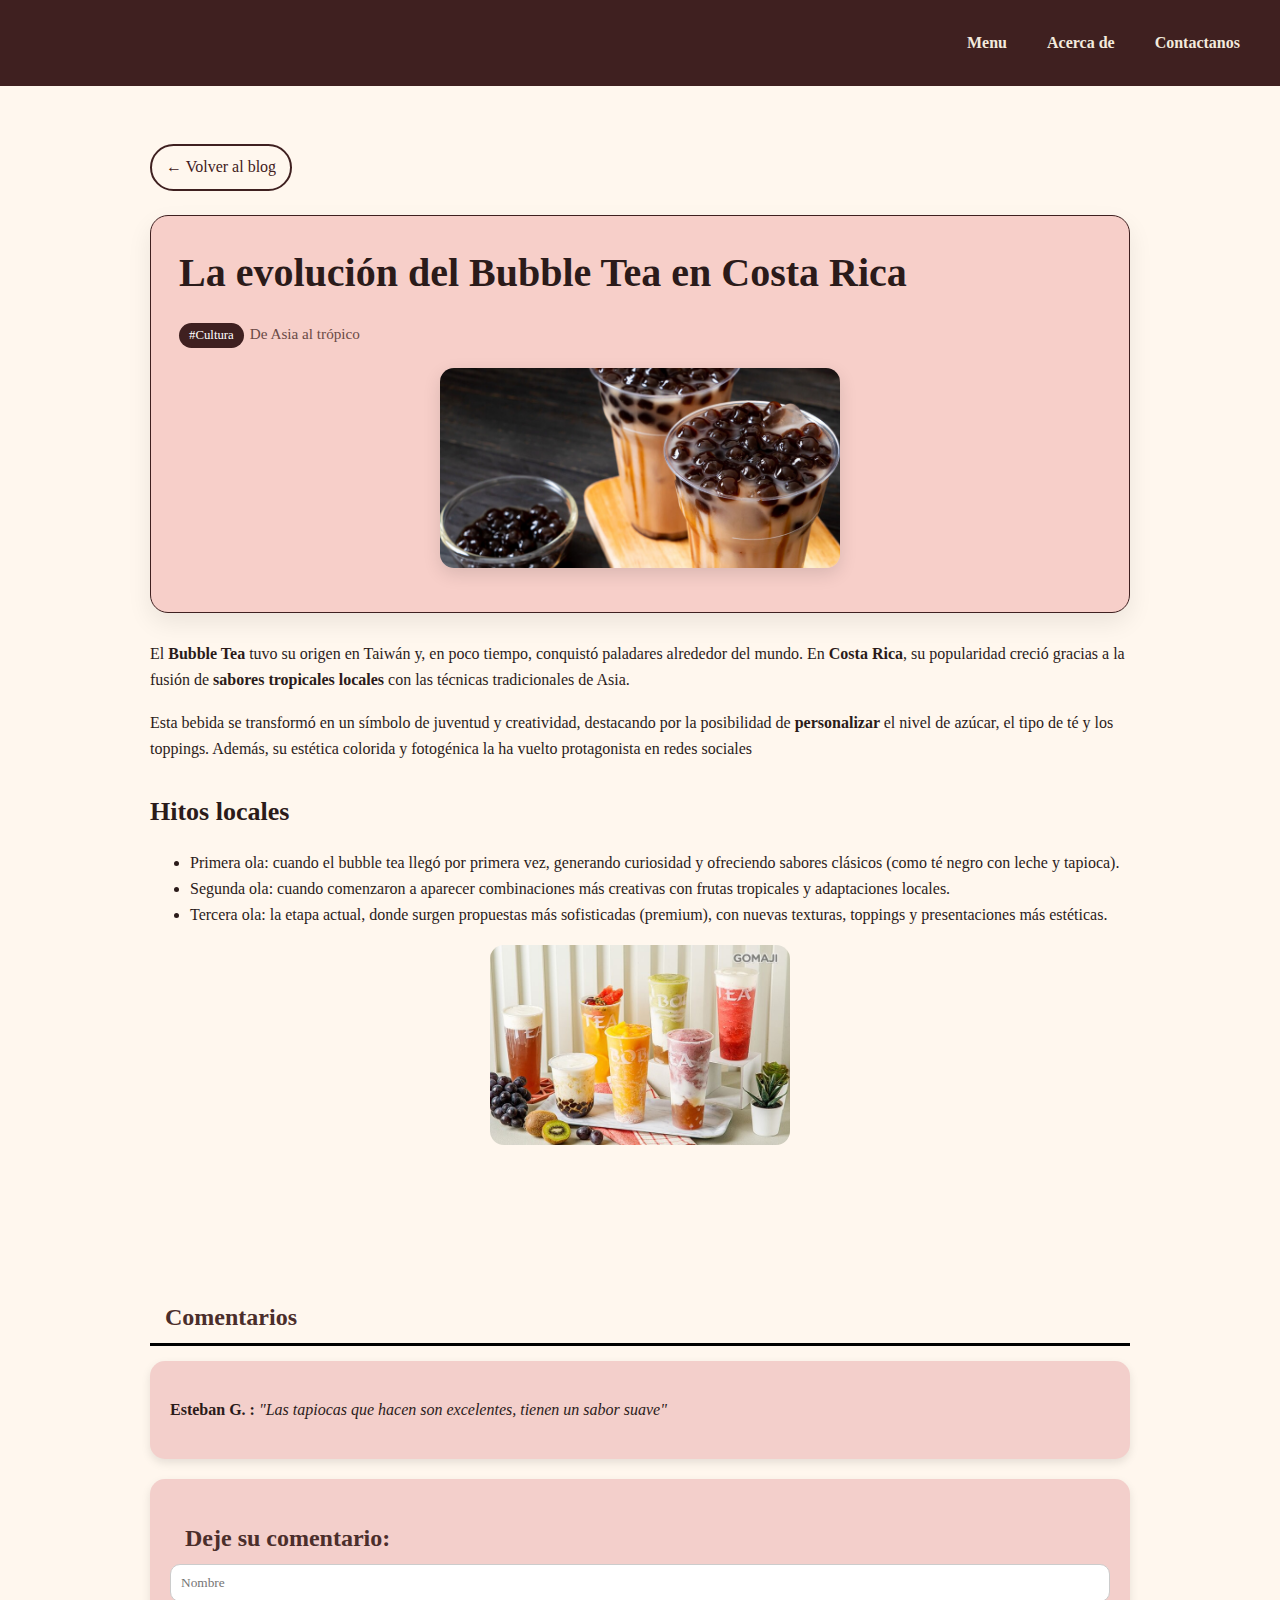
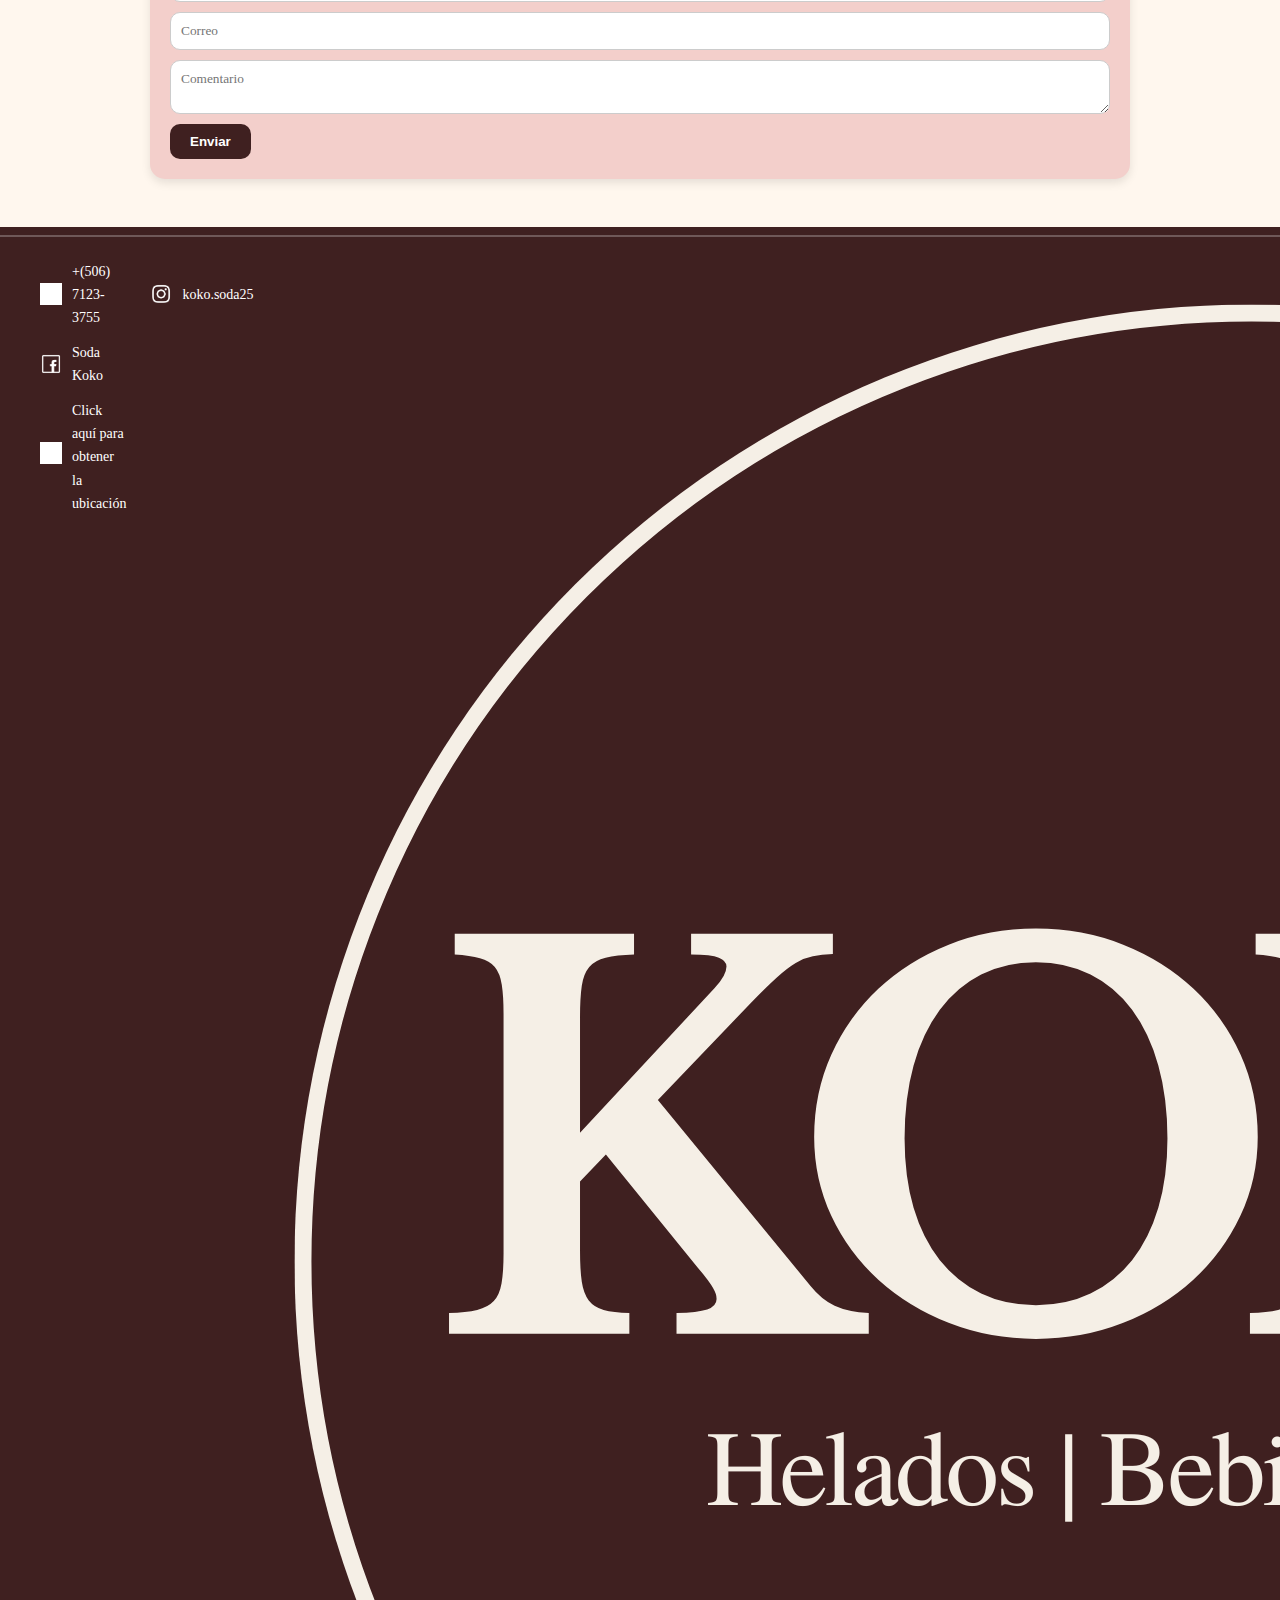
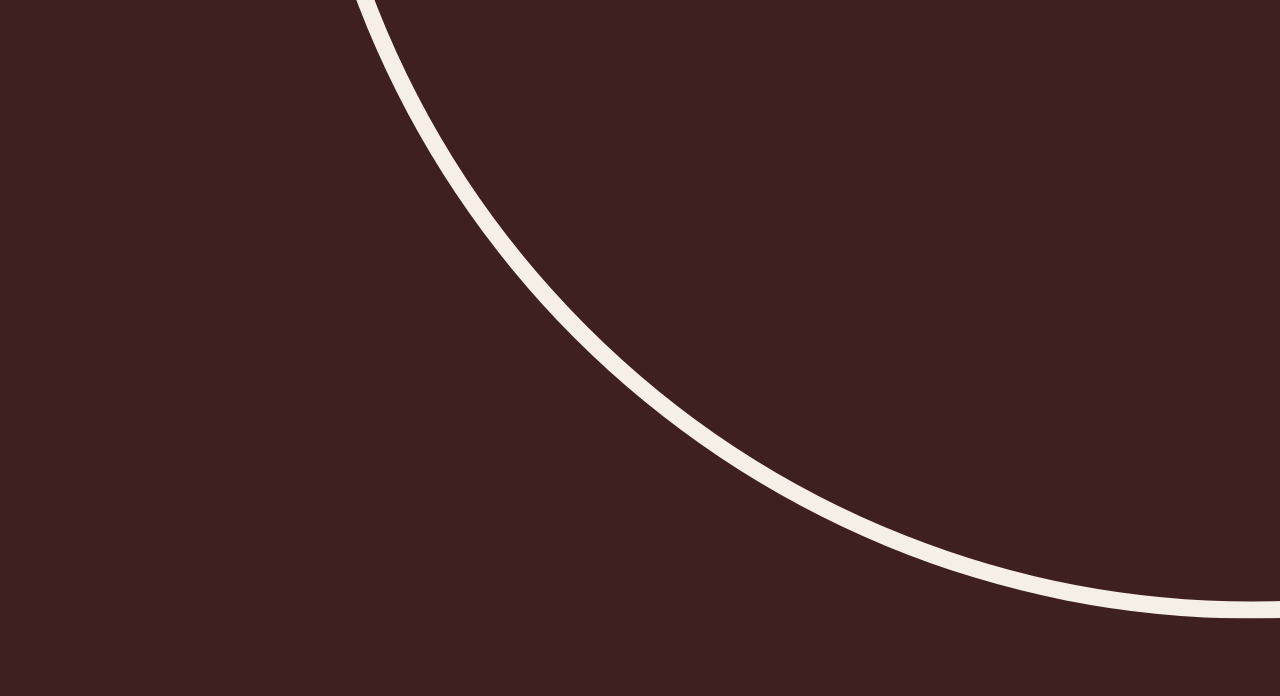
<file: articulos/evolucion-bubbletea.html>
<!DOCTYPE html>
<html lang="en">

<head>
    <meta charset="UTF-8">
    <meta name="viewport" content="width=device-width, initial-scale=1.0">
    <title>KOKO | La evolución del Bubble Tea en Costa Rica</title>
    <link rel="stylesheet" href="../css/style.css">
    <link rel="stylesheet" href="../css/nav.css">
    <link rel="stylesheet" href="../css/footer.css">
    <link rel="stylesheet" href="../css/articulos.css">
</head>

<body>

    <nav class="navbar">
        <div class="icons"></div>

        <ul>
            <li class="has-submenu">
                <a href="#">Menu</a>
                <ul class="submenu">
                    <li><a href="../index.html">Inicio</a></li>
                    <li><a href="../nosotros.html">Sobre KOKO.</a></li>
                    <li><a href="../blog.html">Blogs</a></li>
                    <li><a href="../faqs.html">FAQs</a></li>
                </ul>
            </li>
            <li><a href="../about.html">Acerca de</a></li>
            <li><a href="../contacto.html">Contactanos</a></li>
        </ul>
    </nav>

    <main class="article-wrap">
        <a class="back" href="../blog.html">← Volver al blog</a>
        <header class="article-hero">
            <h1>La evolución del Bubble Tea en Costa Rica</h1>
            <p class="article-meta"><span class="badge">#Cultura</span>De Asia al trópico</p>
            <img src="../img/origen.jpg" alt="Crecimiento del bubble tea en CR">
        </header>

        <section class="article-content">
            <p>El <strong>Bubble Tea </strong>tuvo su origen en Taiwán y, en poco tiempo, conquistó paladares alrededor
                del mundo.
                En <strong>Costa Rica</strong>, su popularidad creció gracias a la fusión de <strong>sabores tropicales
                    locales</strong> con las técnicas tradicionales de Asia.</p>
            <p>Esta bebida se transformó en un símbolo de juventud y creatividad, destacando por la posibilidad de
                <strong>personalizar </strong>el nivel de azúcar, el tipo de té y los toppings.
                Además, su estética colorida y fotogénica la ha vuelto protagonista en redes sociales</p>

            <h2>Hitos locales</h2>
            <ul>
                <li>Primera ola: cuando el bubble tea llegó por primera vez, generando curiosidad y ofreciendo sabores clásicos (como té negro con leche y tapioca).</li>
                <li>Segunda ola: cuando comenzaron a aparecer combinaciones más creativas con frutas tropicales y adaptaciones locales.</li>
                <li>Tercera ola: la etapa actual, donde surgen propuestas más sofisticadas (premium), con nuevas texturas, toppings y presentaciones más estéticas.</li>
            </ul>

            <img src="../img/taiwan.jpg" alt="Hitos del bubble tea">
        </section>
        <br>
        <br>
        <br>
        <br>
        <!-- COMENTARIOS -->
        <div class="comentarios-seccion">
            <h2 class="comentarios-titulo">Comentarios</h2>
            <hr class="linea-titulo">

            <div class="comentarios-cuadro">
                <!-- comentarios -->
                <p><strong>Esteban G. :</strong> <i>"Las tapiocas que hacen son excelentes, tienen un sabor suave"</i>
                </p>
            </div>
        </div>

        <!-- FORMULARIO DE COMENTARIO -->
        <div class="form-comentario">
            <h2 class="comentarios-titulo">Deje su comentario:</h2>
            <div class="input-grupo">
                <input type="text" placeholder="Nombre">
                <input type="email" placeholder="Correo">
                <textarea placeholder="Comentario"></textarea>
            </div>
            <button>Enviar</button>
        </div>
    </main>


    <!-- Pie de página -->
    <footer class="footer">
        <div class="footer-social">
            <div class="social-grid">
                <div class="social-item">
                    <img src="../img/logo whatsapp.png" alt="+(506) 7123-3755">
                    <a href="https://wa.me/50671233755?text=Hola%20KOKO.%20%20Quiero%20más%20información%20sobre%20sus%20bebidas!"
                        target="_blank">
                        +(506) 7123-3755
                    </a>
                </div>
                <div class="social-item">
                    <img src="../img/logo instagram.png" alt="koko.soda25">
                    <a href="https://www.instagram.com/koko.soda25?igsh=MWlwa2lsb21hN2VnZg%3D%3D&utm_source=qr"
                        target="_blank">
                        koko.soda25
                    </a>
                </div>
                <div class="social-item">
                    <img src="../img/logo facebook.png" alt="Huang Nick (Soda Koko)">
                    <a href="https://www.facebook.com/" target="_blank">
                        Soda Koko
                </div>
                <div class="social-item">
                    <img src="../img/ubicacion.png" alt="Click aqui para obtener la ubicación">
                    <a href="https://waze.com/ul/hd1u0ffqjv" target="_blank">
                        Click aquí para obtener la ubicación
                    </a>
                </div>
            </div>
            <div class="logo">
                <img class="logoimg" src="../img/logo beige.png" alt="KOKO logo">
            </div>
        </div>
    </footer>

    <script>
        // Selecciona el botón y los campos del formulario de comentario
        const comentarioForm = document.querySelector('.form-comentario');
        const botonEnviar = comentarioForm.querySelector('button');

        botonEnviar.addEventListener('click', (e) => {
            e.preventDefault(); // evita recargar la página

            // Obtener valores (opcional, si quisieras validarlos)
            const nombre = comentarioForm.querySelector('input[type="text"]').value.trim();
            const correo = comentarioForm.querySelector('input[type="email"]').value.trim();
            const comentario = comentarioForm.querySelector('textarea').value.trim();

            if (!nombre || !correo || !comentario) {
                alert('Por favor, complete todos los campos antes de enviar su comentario.');
                return;
            }

            // Mostrar mensaje de confirmación
            const mensaje = document.createElement('p');
            mensaje.textContent = '¡Gracias por tu comentario! ❤️';
            mensaje.style.backgroundColor = '#D4EDDA';
            mensaje.style.border = '1px solid #C3E6CB';
            mensaje.style.color = '#155724';
            mensaje.style.padding = '10px';
            mensaje.style.borderRadius = '10px';
            mensaje.style.marginTop = '10px';
            mensaje.style.textAlign = 'center';

            comentarioForm.appendChild(mensaje);

            // Limpiar formulario
            comentarioForm.reset();

            // Ocultar el mensaje después de 5 segundos
            setTimeout(() => mensaje.remove(), 5000);
        });
    </script>

</body>

</html>
</file>
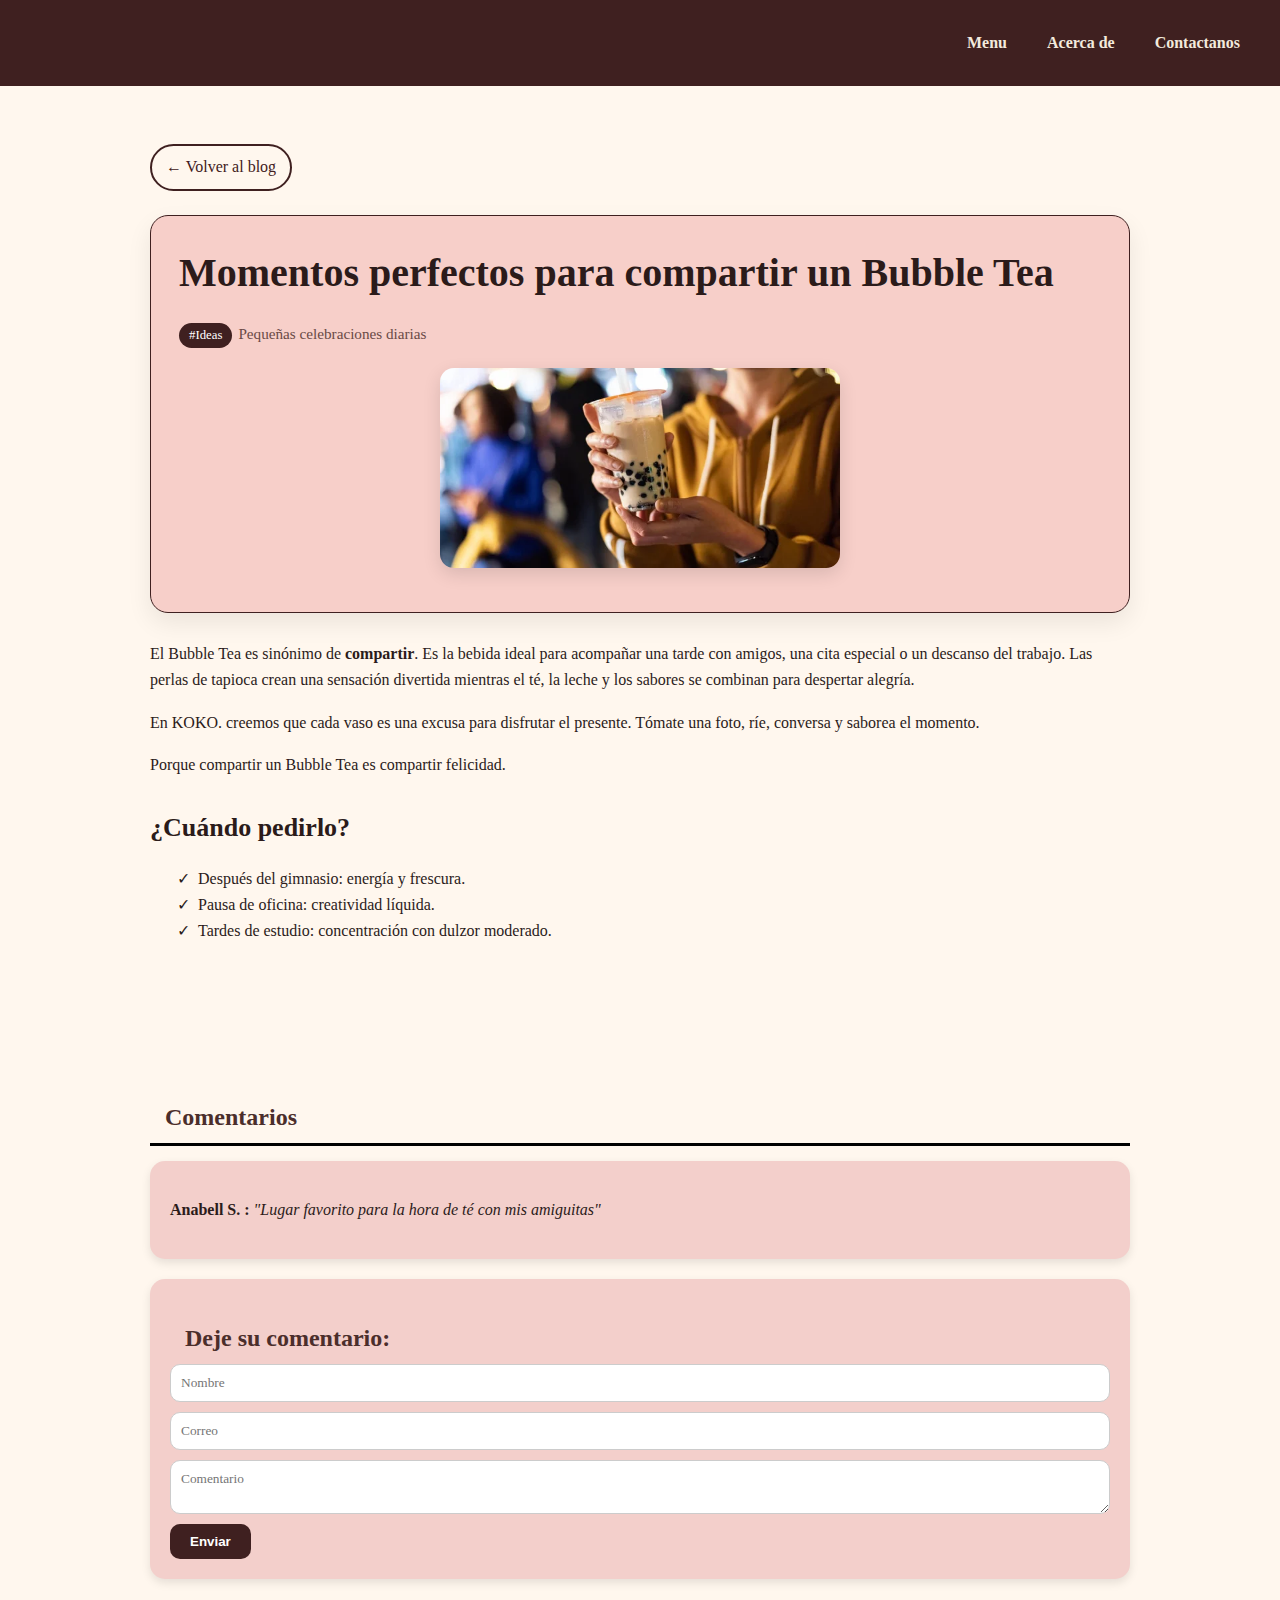
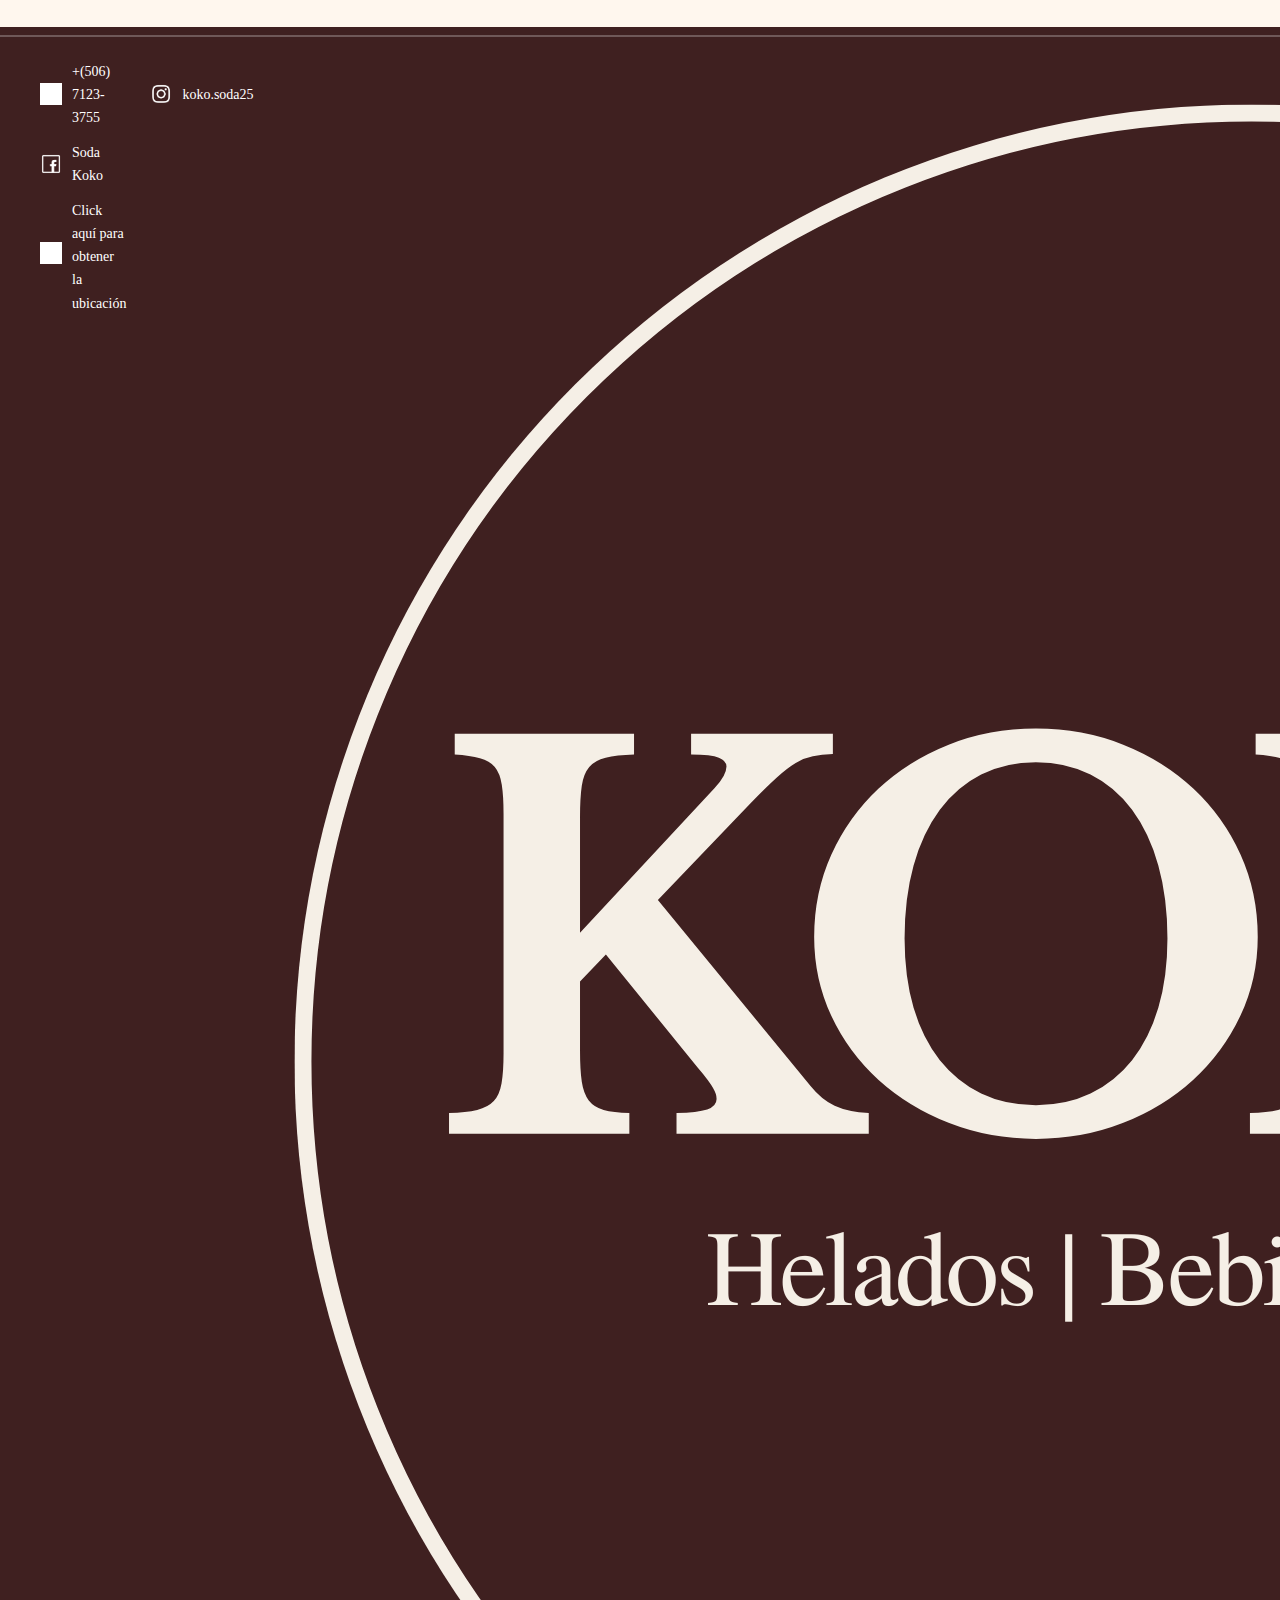
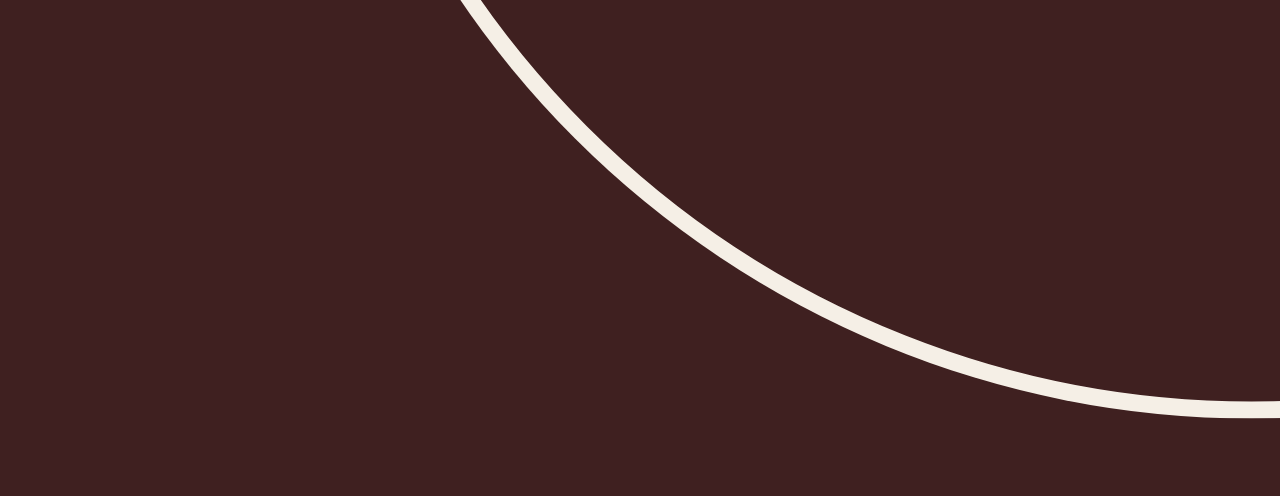
<file: articulos/momentos-koko.html>
<!DOCTYPE html>
<html lang="en">

<head>
    <meta charset="UTF-8">
    <meta name="viewport" content="width=device-width, initial-scale=1.0">
    <title>KOKO | Momentos perfectos para compartir un Bubble Tea</title>
    <link rel="stylesheet" href="../css/style.css">
    <link rel="stylesheet" href="../css/nav.css">
    <link rel="stylesheet" href="../css/footer.css">
    <link rel="stylesheet" href="../css/articulos.css">
</head>

<body>

    <nav class="navbar">
        <div class="icons"></div>

        <ul>
            <li class="has-submenu">
                <a href="#">Menu</a>
                <ul class="submenu">
                    <li><a href="../index.html">Inicio</a></li>
                    <li><a href="../nosotros.html">Sobre KOKO.</a></li>
                    <li><a href="../blog.html">Blogs</a></li>
                    <li><a href="../faqs.html">FAQs</a></li>
                </ul>
            </li>
            <li><a href="about.html">Acerca de</a></li>
            <li><a href="contacto.html">Contactanos</a></li>
        </ul>
    </nav>

    <main class="article-wrap">
        <a class="back" href="../blog.html">← Volver al blog</a>
        <header class="article-hero">
            <h1>Momentos perfectos para compartir un Bubble Tea</h1>
            <p class="article-meta"><span class="badge">#Ideas</span>Pequeñas celebraciones diarias</p>
            <img src="../img/momentos.jpg" alt="Amigos compartiendo bubble tea">
        </header>

        <section class="article-content">
            <p>El Bubble Tea es sinónimo de <strong>compartir</strong>. Es la bebida ideal para acompañar una tarde con
                amigos, una cita especial o un descanso del trabajo. Las perlas de tapioca crean una sensación divertida
                mientras el té,
                la leche y los sabores se combinan para despertar alegría.</p>
            <p>En KOKO. creemos que cada vaso es una excusa para disfrutar el presente.
                Tómate una foto, ríe, conversa y saborea el momento.</p>
            <p>Porque compartir un Bubble Tea es compartir felicidad.</p>

            <h2>¿Cuándo pedirlo?</h2>
            <ul class="check">
                <li>Después del gimnasio: energía y frescura.</li>
                <li>Pausa de oficina: creatividad líquida.</li>
                <li>Tardes de estudio: concentración con dulzor moderado.</li>
            </ul>


        </section>

        <br>
        <br>
        <br>
        <br>
        <!-- COMENTARIOS -->
        <div class="comentarios-seccion">
            <h2 class="comentarios-titulo">Comentarios</h2>
            <hr class="linea-titulo">

            <div class="comentarios-cuadro">
                <!-- comentarios -->
                <p><strong>Anabell S. :</strong> <i>"Lugar favorito para la hora de té con mis amiguitas"</i></p>
            </div>
        </div>

        <!-- FORMULARIO DE COMENTARIO -->
        <form class="form-comentario" id="comentarioForm">
            <h2 class="comentarios-titulo">Deje su comentario:</h2>
            <div class="input-grupo">
                <input type="text" placeholder="Nombre" required>
                <input type="email" placeholder="Correo" required>
                <textarea placeholder="Comentario" required></textarea>
            </div>
            <button type="submit">Enviar</button>
        </form>
    </main>
    
    <!-- Pie de página -->
    <footer class="footer">
        <div class="footer-social">
            <div class="social-grid">
                <div class="social-item">
                    <img src="../img/logo whatsapp.png" alt="+(506) 7123-3755">
                    <a href="https://wa.me/50671233755?text=Hola%20KOKO.%20%20Quiero%20más%20información%20sobre%20sus%20bebidas!"
                        target="_blank">
                        +(506) 7123-3755
                    </a>
                </div>
                <div class="social-item">
                    <img src="../img/logo instagram.png" alt="koko.soda25">
                    <a href="https://www.instagram.com/koko.soda25?igsh=MWlwa2lsb21hN2VnZg%3D%3D&utm_source=qr"
                        target="_blank">
                        koko.soda25
                    </a>
                </div>
                <div class="social-item">
                    <img src="../img/logo facebook.png" alt="Huang Nick (Soda Koko)">
                    <a href="https://www.facebook.com/" target="_blank">
                        Soda Koko
                </div>
                <div class="social-item">
                    <img src="../img/ubicacion.png" alt="Click aqui para obtener la ubicación">
                    <a href="https://waze.com/ul/hd1u0ffqjv" target="_blank">
                        Click aquí para obtener la ubicación
                    </a>
                </div>
            </div>
            <div class="logo">
                <img class="logoimg" src="../img/logo beige.png" alt="KOKO logo">
            </div>
        </div>
    </footer>

   <script>
        const comentarioForm = document.getElementById('comentarioForm');

        comentarioForm.addEventListener('submit', (e) => {
            e.preventDefault(); // evita recargar la página

            const nombre = comentarioForm.querySelector('input[type="text"]').value.trim();
            const correo = comentarioForm.querySelector('input[type="email"]').value.trim();
            const comentario = comentarioForm.querySelector('textarea').value.trim();

            if (!nombre || !correo || !comentario) {
                alert('Por favor, complete todos los campos antes de enviar su comentario.');
                return;
            }

            // Crear mensaje de confirmación
            const mensaje = document.createElement('p');
            mensaje.textContent = '¡Gracias por tu comentario! ❤️';
            mensaje.style.backgroundColor = '#D4EDDA';
            mensaje.style.border = '1px solid #C3E6CB';
            mensaje.style.color = '#155724';
            mensaje.style.padding = '10px';
            mensaje.style.borderRadius = '10px';
            mensaje.style.marginTop = '10px';
            mensaje.style.textAlign = 'center';

            comentarioForm.appendChild(mensaje);

            //Reset form
            comentarioForm.reset();

            // Ocultar mensaje después de 5 segundos
            setTimeout(() => mensaje.remove(), 5000);
        });
    </script>

</body>

</html>
</file>
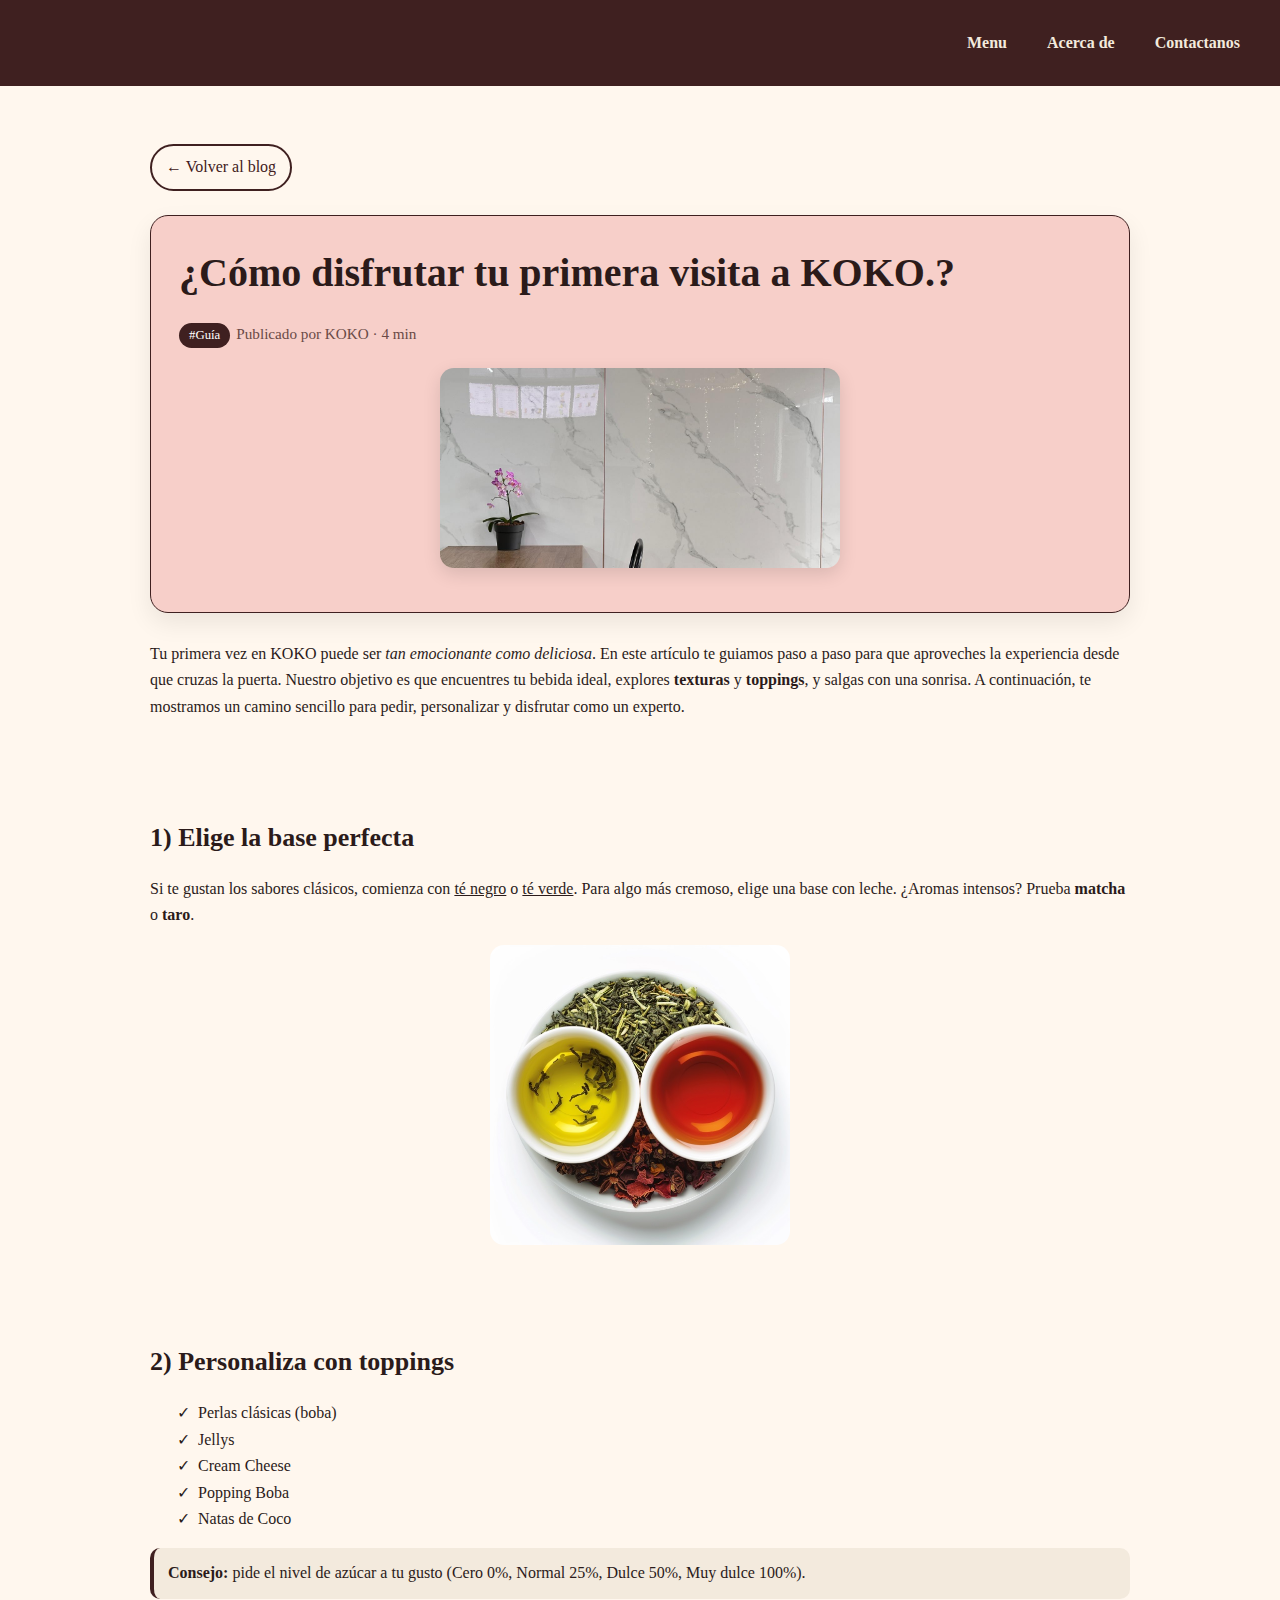
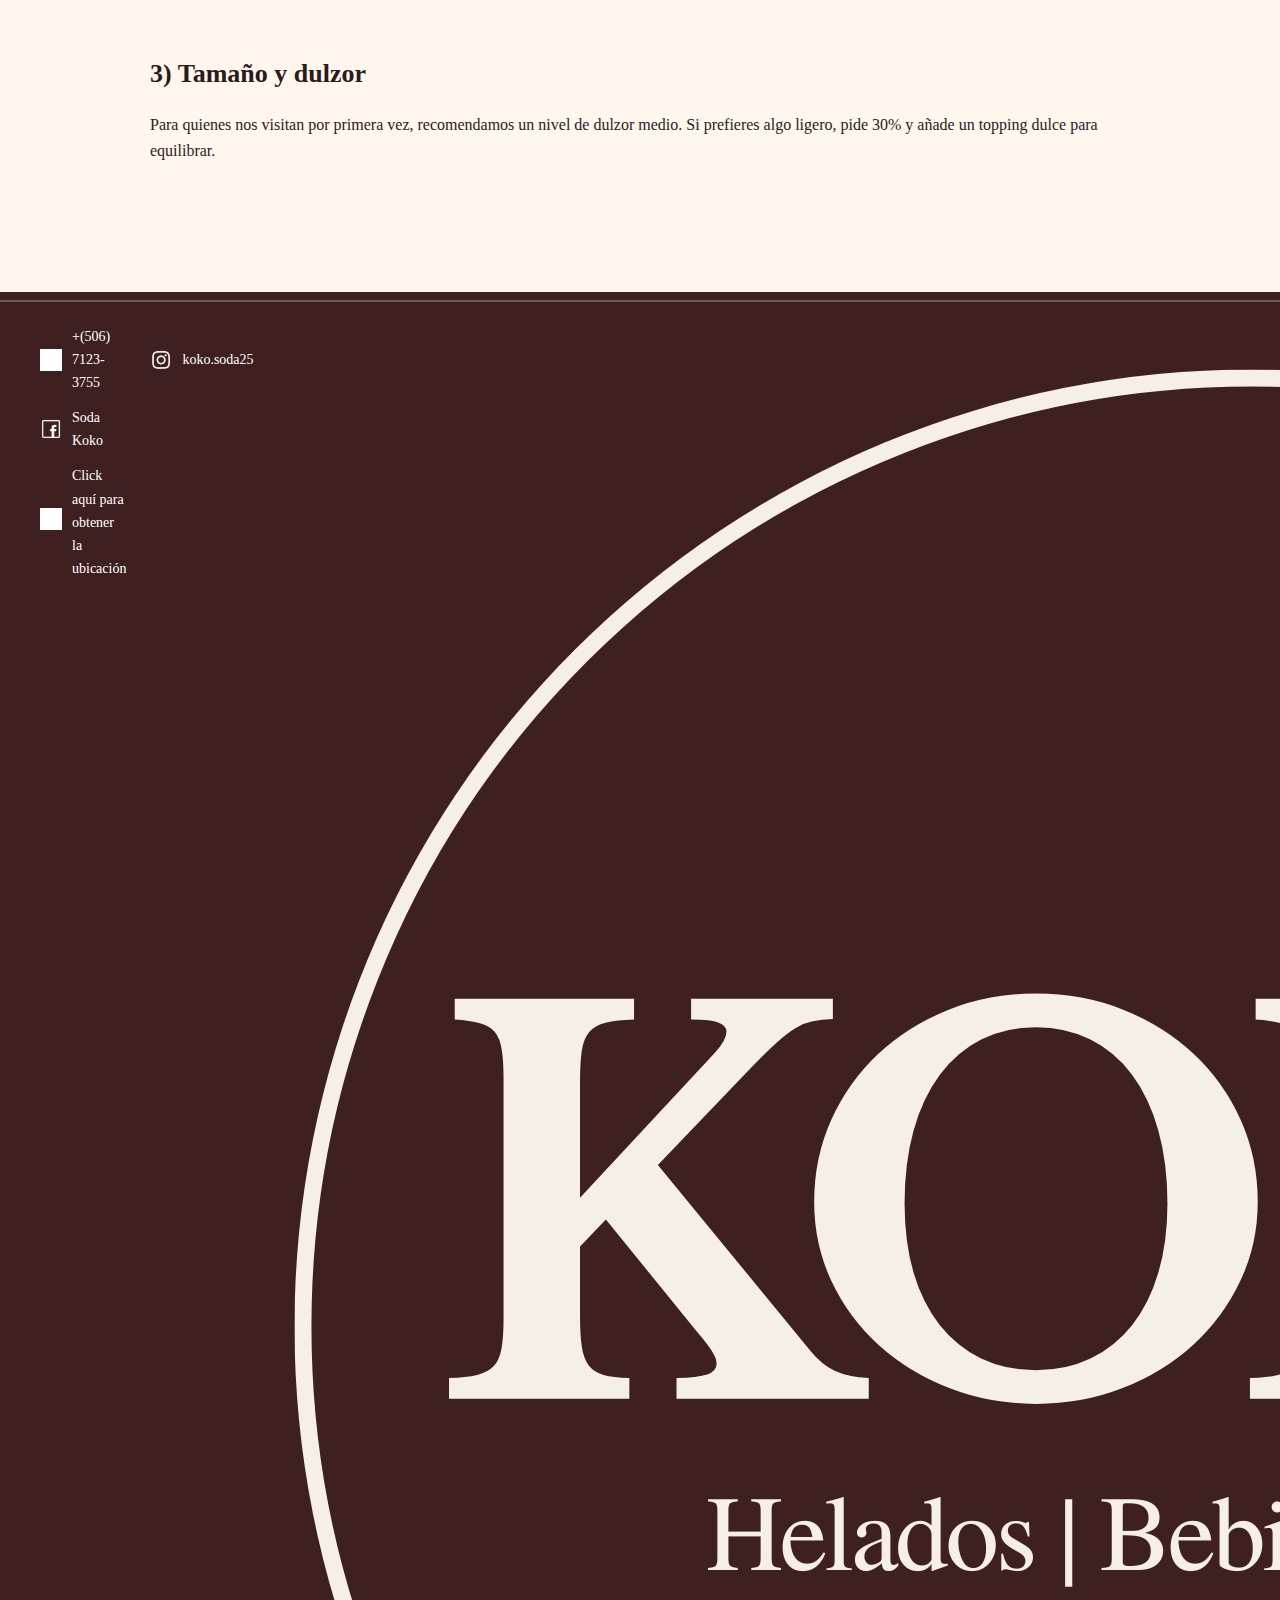
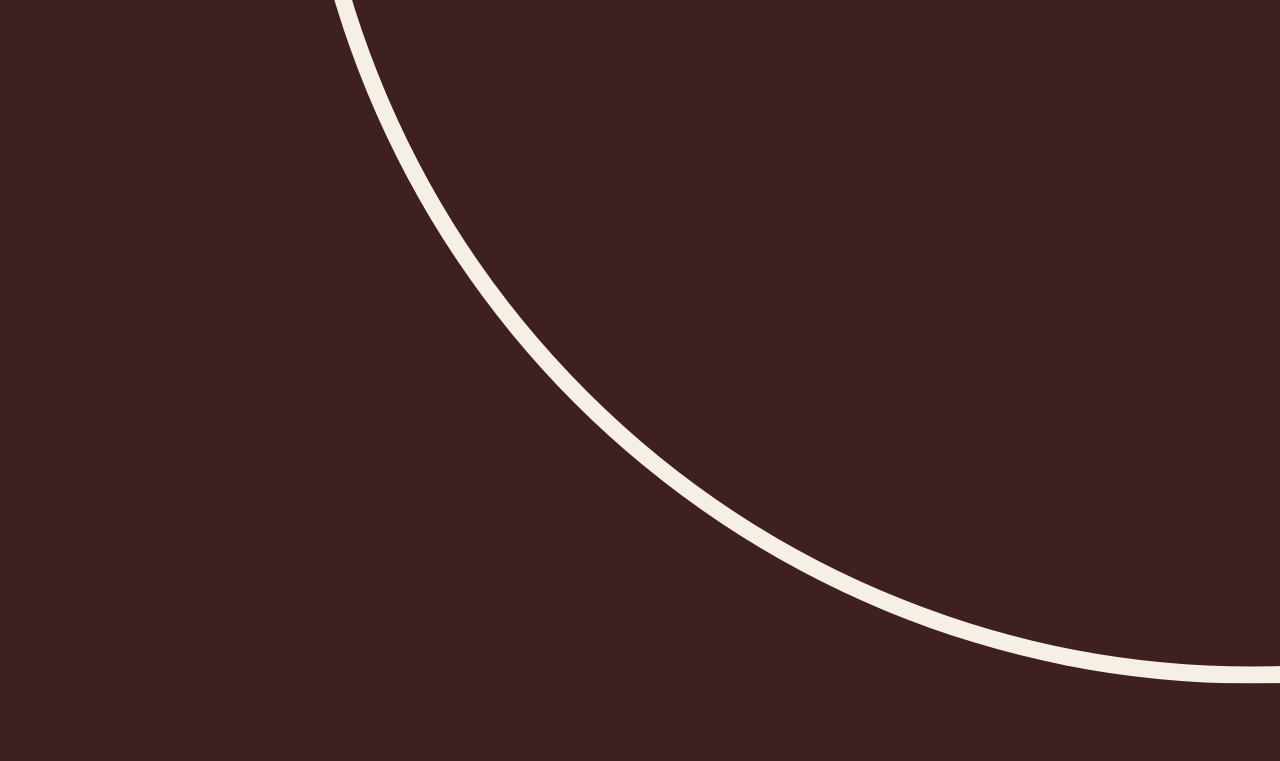
<file: articulos/primera-visita.html>
<!DOCTYPE html>
<html lang="en">

<head>
    <meta charset="UTF-8">
    <meta name="viewport" content="width=device-width, initial-scale=1.0">
    <title>KOKO | ¿Cómo disfrutar tu primera visita a KOKO.?</title>
    <link rel="stylesheet" href="../css/style.css">
    <link rel="stylesheet" href="../css/nav.css">
    <link rel="stylesheet" href="../css/footer.css">
    <link rel="stylesheet" href="../css/articulos.css">
</head>

<body>

    <nav class="navbar">
        <div class="icons"></div>

        <ul>
            <li class="has-submenu">
                <a href="#">Menu</a>
                <ul class="submenu">
                    <li><a href="nosotros.html">Sobre KOKO.</a></li>
                    <li><a href="blog.html">Blogs</a></li>
                    <li><a href="faqs.html">FAQs</a></li>
                </ul>
            </li>
            <li><a href="about.html">Acerca de</a></li>
            <li><a href="contacto.html">Contactanos</a></li>
        </ul>
    </nav>

    <main class="article-wrap">
        <a class="back" href="../blog.html">← Volver al blog</a>
        <header class="article-hero">
            <h1>¿Cómo disfrutar tu primera visita a KOKO.?</h1>
            <p class="article-meta"><span class="badge">#Guía</span>Publicado por KOKO · 4 min</p>
            <img src="../img/koko2.jpg" alt="Mostrador y bebidas KOKO">
        </header>

        <section class="article-content">
            <p>Tu primera vez en KOKO puede ser <em>tan emocionante como deliciosa</em>. En este artículo te guiamos
                paso a paso para que aproveches la experiencia desde que cruzas la puerta. Nuestro objetivo es que
                encuentres tu bebida ideal, explores <strong>texturas</strong> y <strong>toppings</strong>, y salgas con
                una sonrisa. A continuación, te mostramos un camino sencillo para pedir, personalizar y disfrutar como
                un experto.</p>

                <br>
                <br>


            <h2>1) Elige la base perfecta</h2>
            <p>Si te gustan los sabores clásicos, comienza con <u>té negro</u> o <u>té verde</u>. Para algo más cremoso,
                elige una base con leche. ¿Aromas intensos? Prueba <strong>matcha</strong> o <strong>taro</strong>. </p>
            <img src="../img/teverdeynegro.jpg" alt="Bases de té y toppings">

            <br>
            <br>

            <h2>2) Personaliza con toppings</h2>
            <ul class="check">
                <li>Perlas clásicas (boba)</li>
                <li>Jellys</li>
                <li>Cream Cheese</li>
                <li>Popping Boba</li>
                <li>Natas de Coco</li>
            </ul>

            <div class="note"><strong>Consejo:</strong> pide el nivel de azúcar a tu gusto (Cero 0%, Normal 25%, Dulce 50%, Muy dulce 100%).</div>
            <br>

            <h2>3) Tamaño y dulzor</h2>
            <p>Para quienes nos visitan por primera vez, recomendamos un nivel de dulzor medio. Si prefieres algo
                ligero, pide 30% y añade un topping dulce para equilibrar.</p>
        </section>
    </main>
    <br>
    <br>
    <br>



    <!-- Pie de página -->
    <footer class="footer">
        <div class="footer-social">
            <div class="social-grid">
                <div class="social-item">
                    <img src="../img/logo whatsapp.png" alt="+(506) 7123-3755">
                    <a href="https://wa.me/50671233755?text=Hola%20KOKO.%20%20Quiero%20más%20información%20sobre%20sus%20bebidas!"
                        target="_blank">
                        +(506) 7123-3755
                    </a>
                </div>
                <div class="social-item">
                    <img src="../img/logo instagram.png" alt="koko.soda25">
                    <a href="https://www.instagram.com/koko.soda25?igsh=MWlwa2lsb21hN2VnZg%3D%3D&utm_source=qr"
                        target="_blank">
                        koko.soda25
                    </a>
                </div>
                <div class="social-item">
                    <img src="../img/logo facebook.png" alt="Huang Nick (Soda Koko)">
                    <a href="https://www.facebook.com/" target="_blank">
                        Soda Koko
                </div>
                <div class="social-item">
                    <img src="../img/ubicacion.png" alt="Click aqui para obtener la ubicación">
                    <a href="https://waze.com/ul/hd1u0ffqjv" target="_blank">
                        Click aquí para obtener la ubicación
                    </a>
                </div>
            </div>
            <div class="logo">
                <img class="logoimg" src="../img/logo beige.png" alt="KOKO logo">
            </div>
        </div>
    </footer>


</body>

</html>
</file>
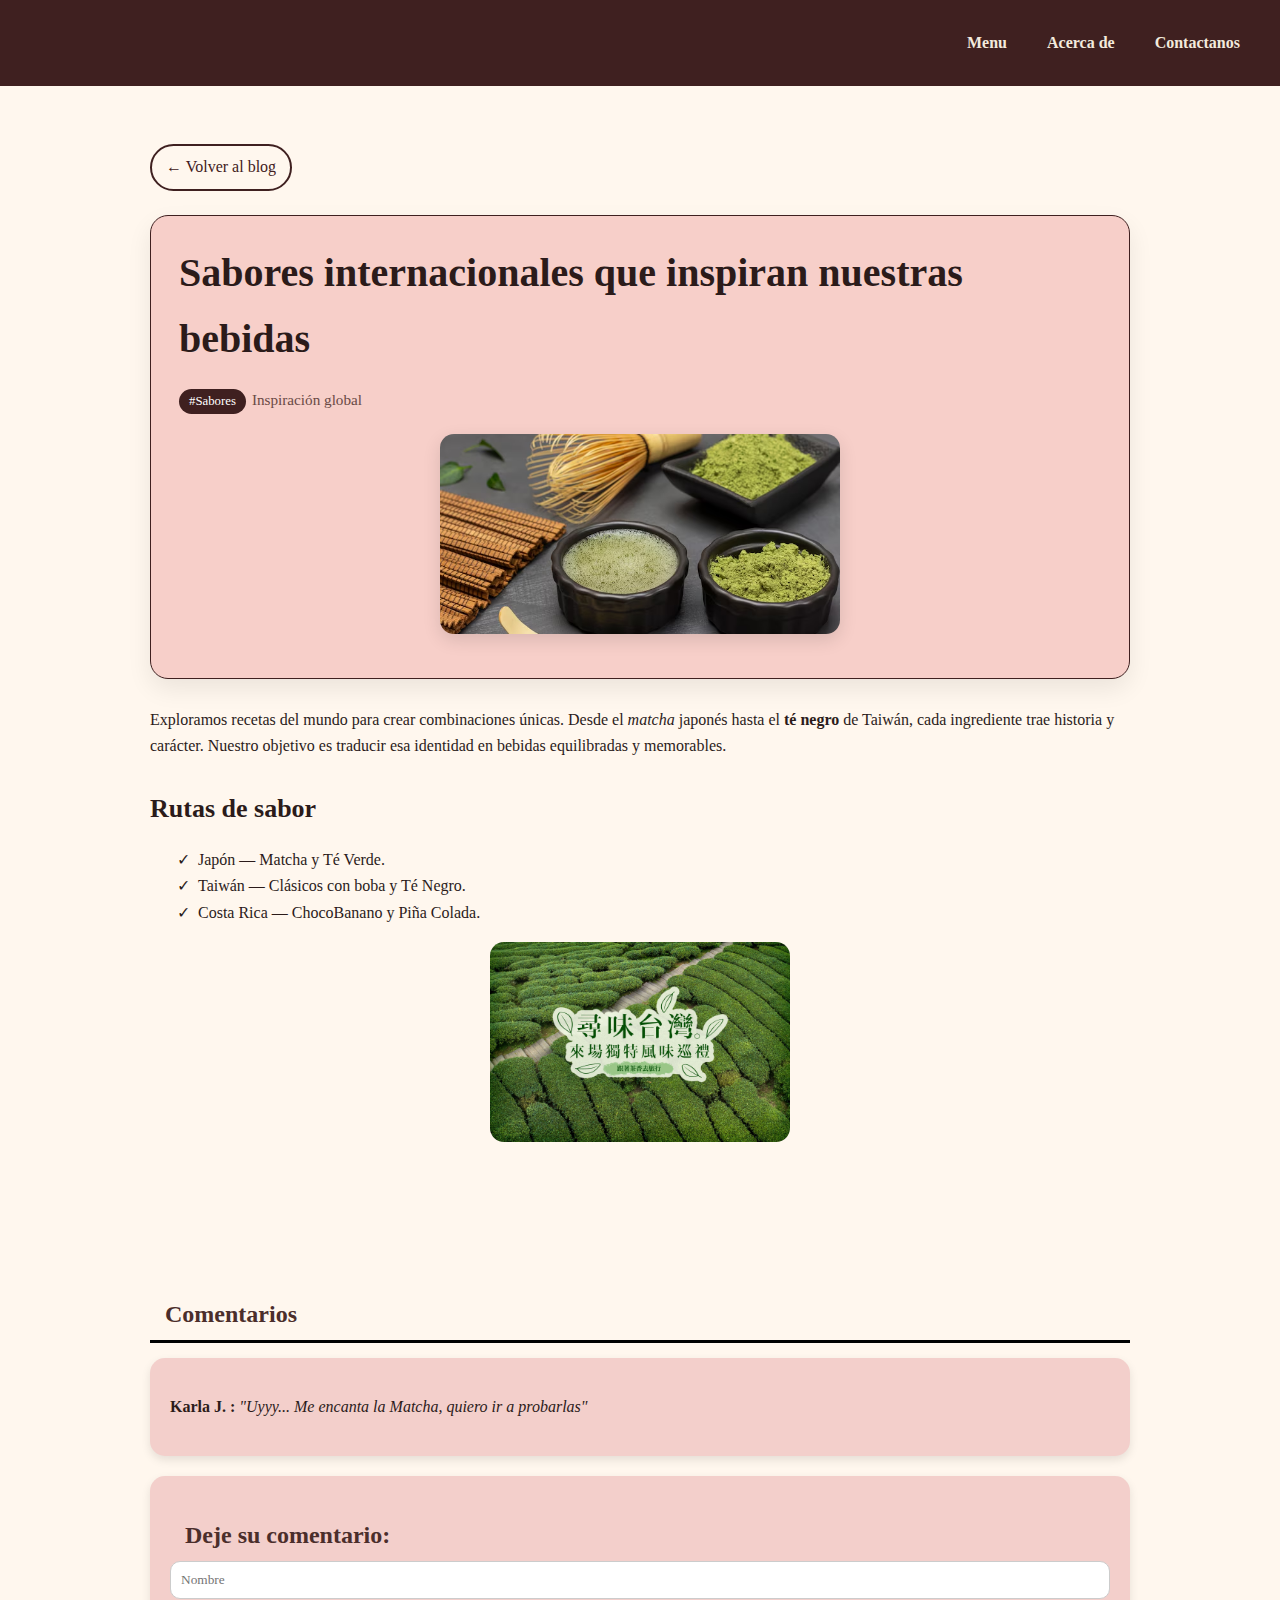
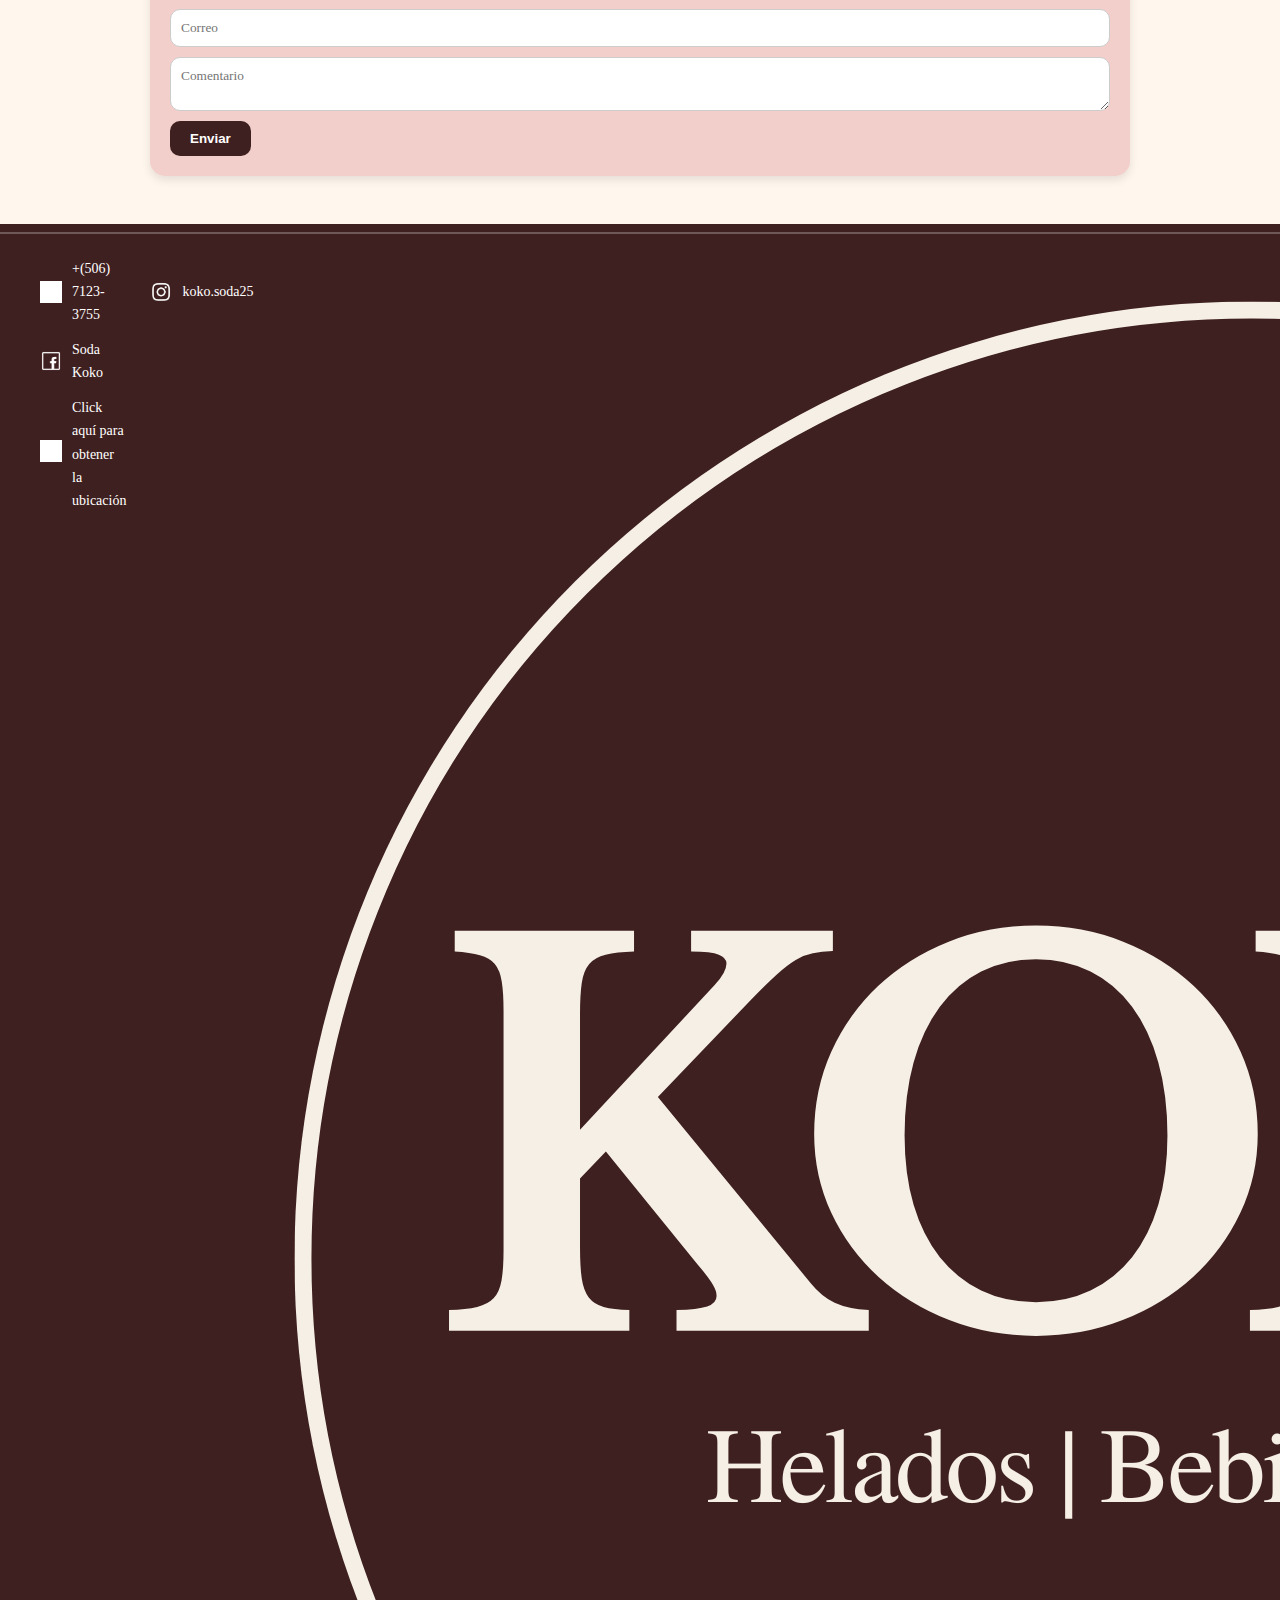
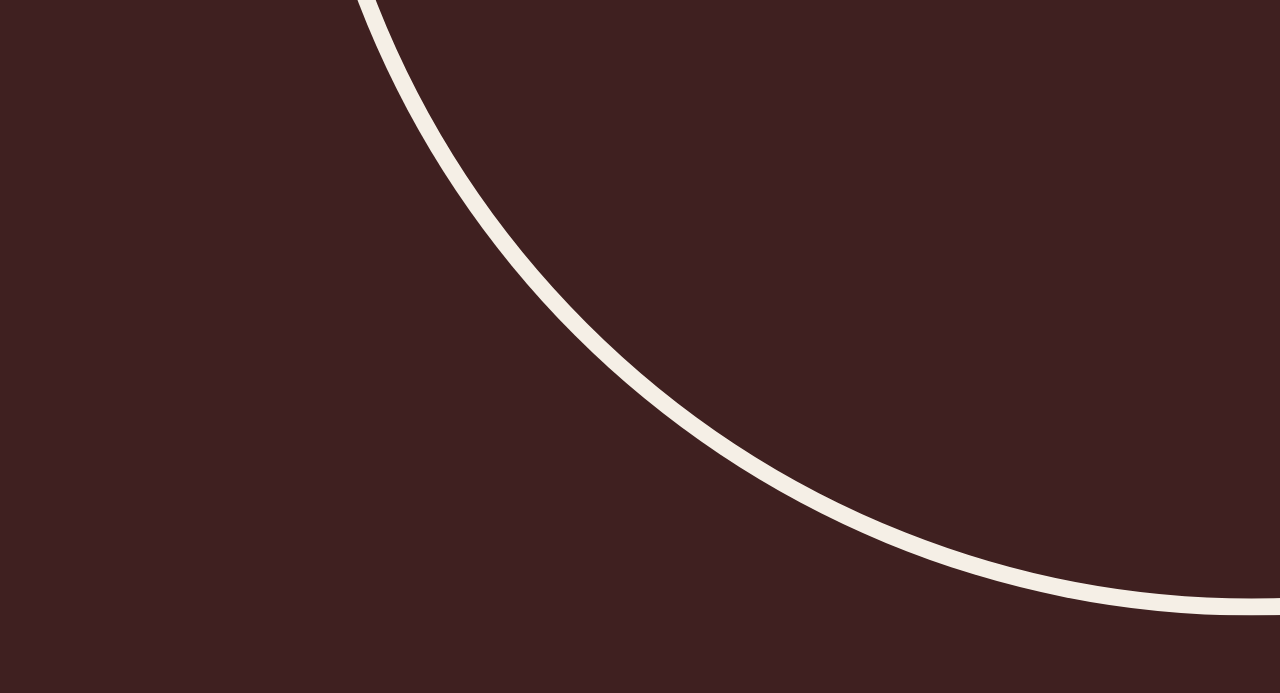
<file: articulos/sabores-internacionales.html>
<!DOCTYPE html>
<html lang="en">

<head>
    <meta charset="UTF-8">
    <meta name="viewport" content="width=device-width, initial-scale=1.0">
    <title>KOKO | Sabores internacionales que inspiran nuestras bebidas</title>
    <link rel="stylesheet" href="../css/style.css">
    <link rel="stylesheet" href="../css/nav.css">
    <link rel="stylesheet" href="../css/footer.css">
    <link rel="stylesheet" href="../css/articulos.css">
</head>

<body>

    <nav class="navbar">
        <div class="icons"></div>

        <ul>
            <li class="has-submenu">
                <a href="#">Menu</a>
                <ul class="submenu">
                    <li><a href="nosotros.html">Sobre KOKO.</a></li>
                    <li><a href="blog.html">Blogs</a></li>
                    <li><a href="faqs.html">FAQs</a></li>
                </ul>
            </li>
            <li><a href="about.html">Acerca de</a></li>
            <li><a href="contacto.html">Contactanos</a></li>
        </ul>
    </nav>

    <main class="article-wrap">
        <a class="back" href="../blog.html">← Volver al blog</a>
        <header class="article-hero">
            <h1>Sabores internacionales que inspiran nuestras bebidas</h1>
            <p class="article-meta"><span class="badge">#Sabores</span>Inspiración global</p>
            <img src="../img/matcha.jpg" alt="Ingredientes internacionales">
        </header>

        <section class="article-content">
            <p>Exploramos recetas del mundo para crear combinaciones únicas. Desde el <em>matcha</em> japonés hasta el
                <strong>té negro</strong> de Taiwán, cada ingrediente trae historia y carácter. Nuestro objetivo es
                traducir esa identidad en bebidas equilibradas y memorables.</p>

            <h2>Rutas de sabor</h2>
            <ul class="check">
                <li>Japón — Matcha y Té Verde.</li>
                <li>Taiwán — Clásicos con boba y Té Negro.</li>
                <li>Costa Rica — ChocoBanano y Piña Colada.</li>
            </ul>

            <img src="../img/teagarden.jpg" alt="Ruta de sabores">
        </section>

        <br>
<br>
<br>
<br>
        <!-- COMENTARIOS -->
        <div class="comentarios-seccion">
            <h2 class="comentarios-titulo">Comentarios</h2>
            <hr class="linea-titulo">

            <div class="comentarios-cuadro">
                <!-- comentarios -->
                <p><strong>Karla J. :</strong> <i>"Uyyy... Me encanta la Matcha, quiero ir a probarlas"</i></p>
            </div>
        </div>

        <!-- FORMULARIO DE COMENTARIO -->
        <div class="form-comentario">
            <h2 class="comentarios-titulo">Deje su comentario:</h2>
            <div class="input-grupo">
                <input type="text" placeholder="Nombre">
                <input type="email" placeholder="Correo">
                <textarea placeholder="Comentario"></textarea>
            </div>
            <button>Enviar</button>
        </div>
    </main>


    <!-- Pie de página -->
    <footer class="footer">
        <div class="footer-social">
            <div class="social-grid">
                <div class="social-item">
                    <img src="../img/logo whatsapp.png" alt="+(506) 7123-3755">
                    <a href="https://wa.me/50671233755?text=Hola%20KOKO.%20%20Quiero%20más%20información%20sobre%20sus%20bebidas!"
                        target="_blank">
                        +(506) 7123-3755
                    </a>
                </div>
                <div class="social-item">
                    <img src="../img/logo instagram.png" alt="koko.soda25">
                    <a href="https://www.instagram.com/koko.soda25?igsh=MWlwa2lsb21hN2VnZg%3D%3D&utm_source=qr"
                        target="_blank">
                        koko.soda25
                    </a>
                </div>
                <div class="social-item">
                    <img src="../img/logo facebook.png" alt="Huang Nick (Soda Koko)">
                    <a href="https://www.facebook.com/" target="_blank">
                        Soda Koko
                </div>
                <div class="social-item">
                    <img src="../img/ubicacion.png" alt="Click aqui para obtener la ubicación">
                    <a href="https://waze.com/ul/hd1u0ffqjv" target="_blank">
                        Click aquí para obtener la ubicación
                    </a>
                </div>
            </div>
            <div class="logo">
                <img class="logoimg" src="../img/logo beige.png" alt="KOKO logo">
            </div>
        </div>
    </footer>


</body>

</html>
</file>
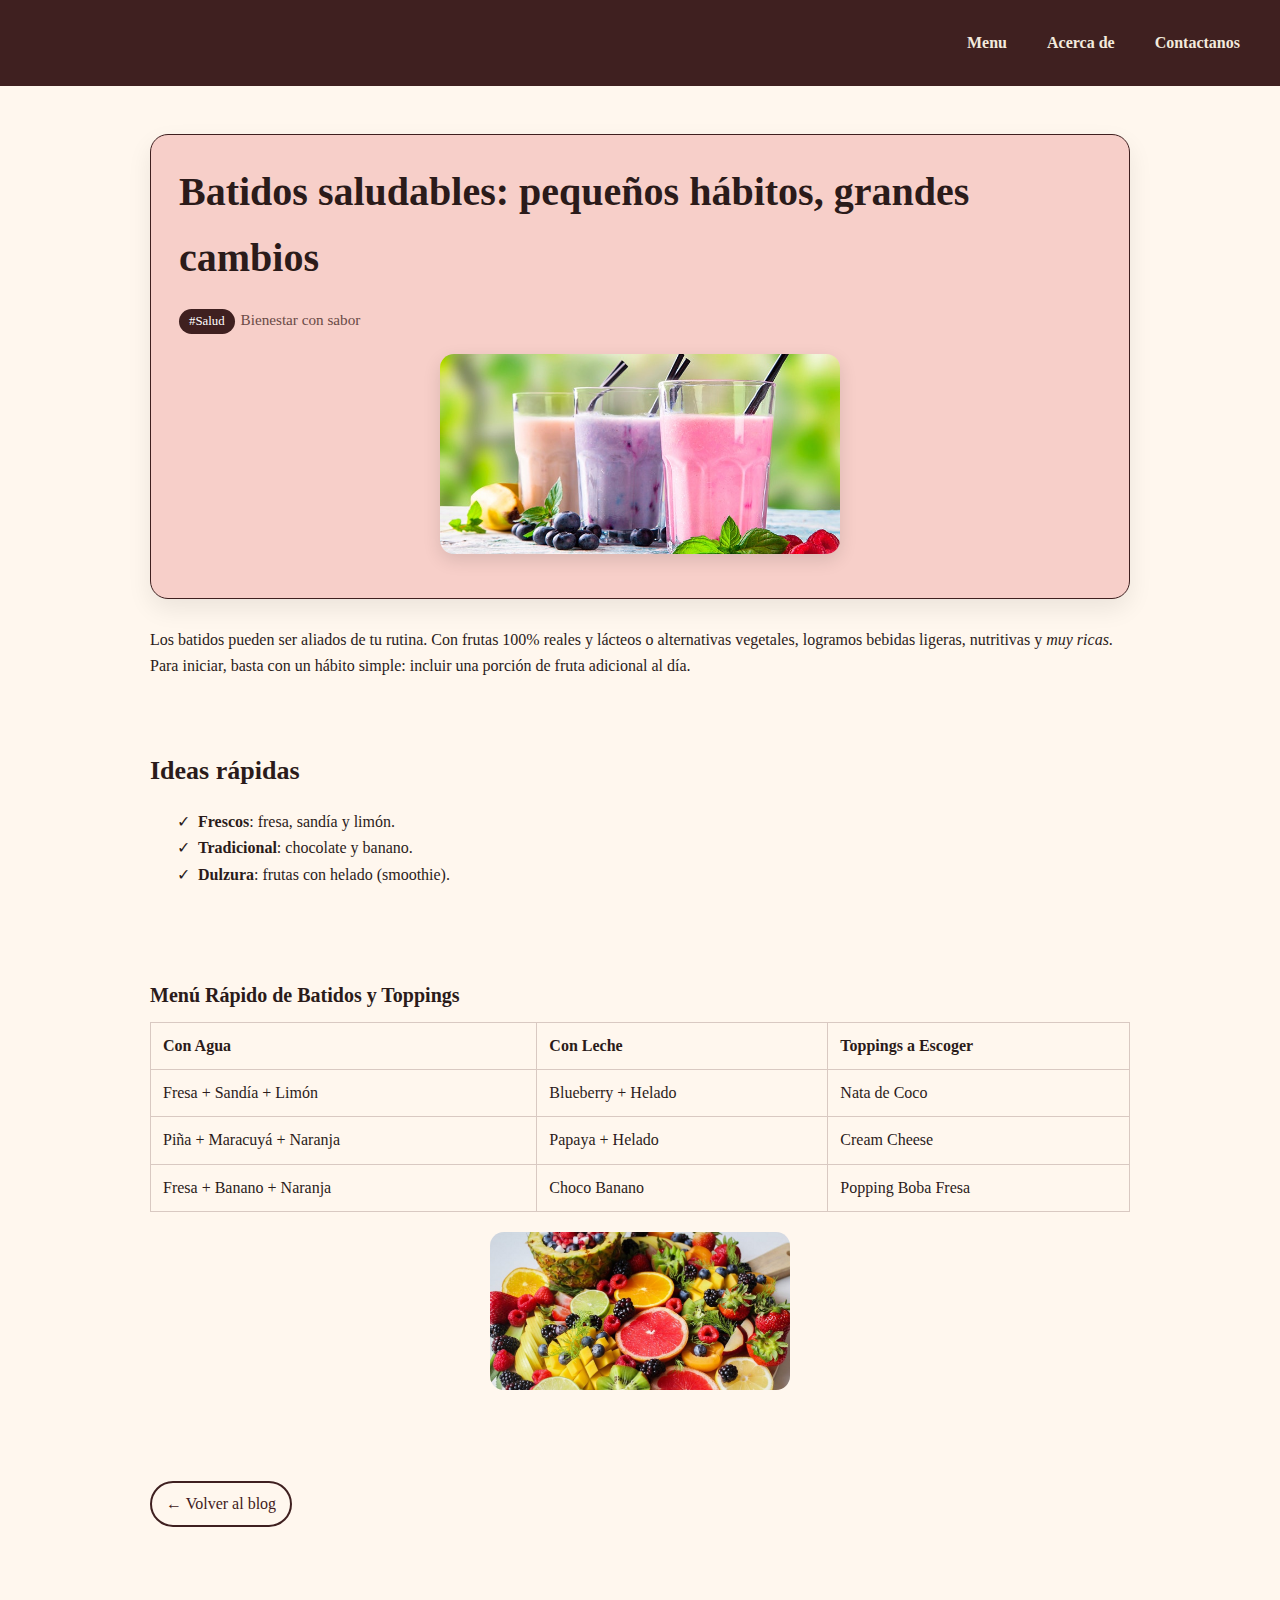
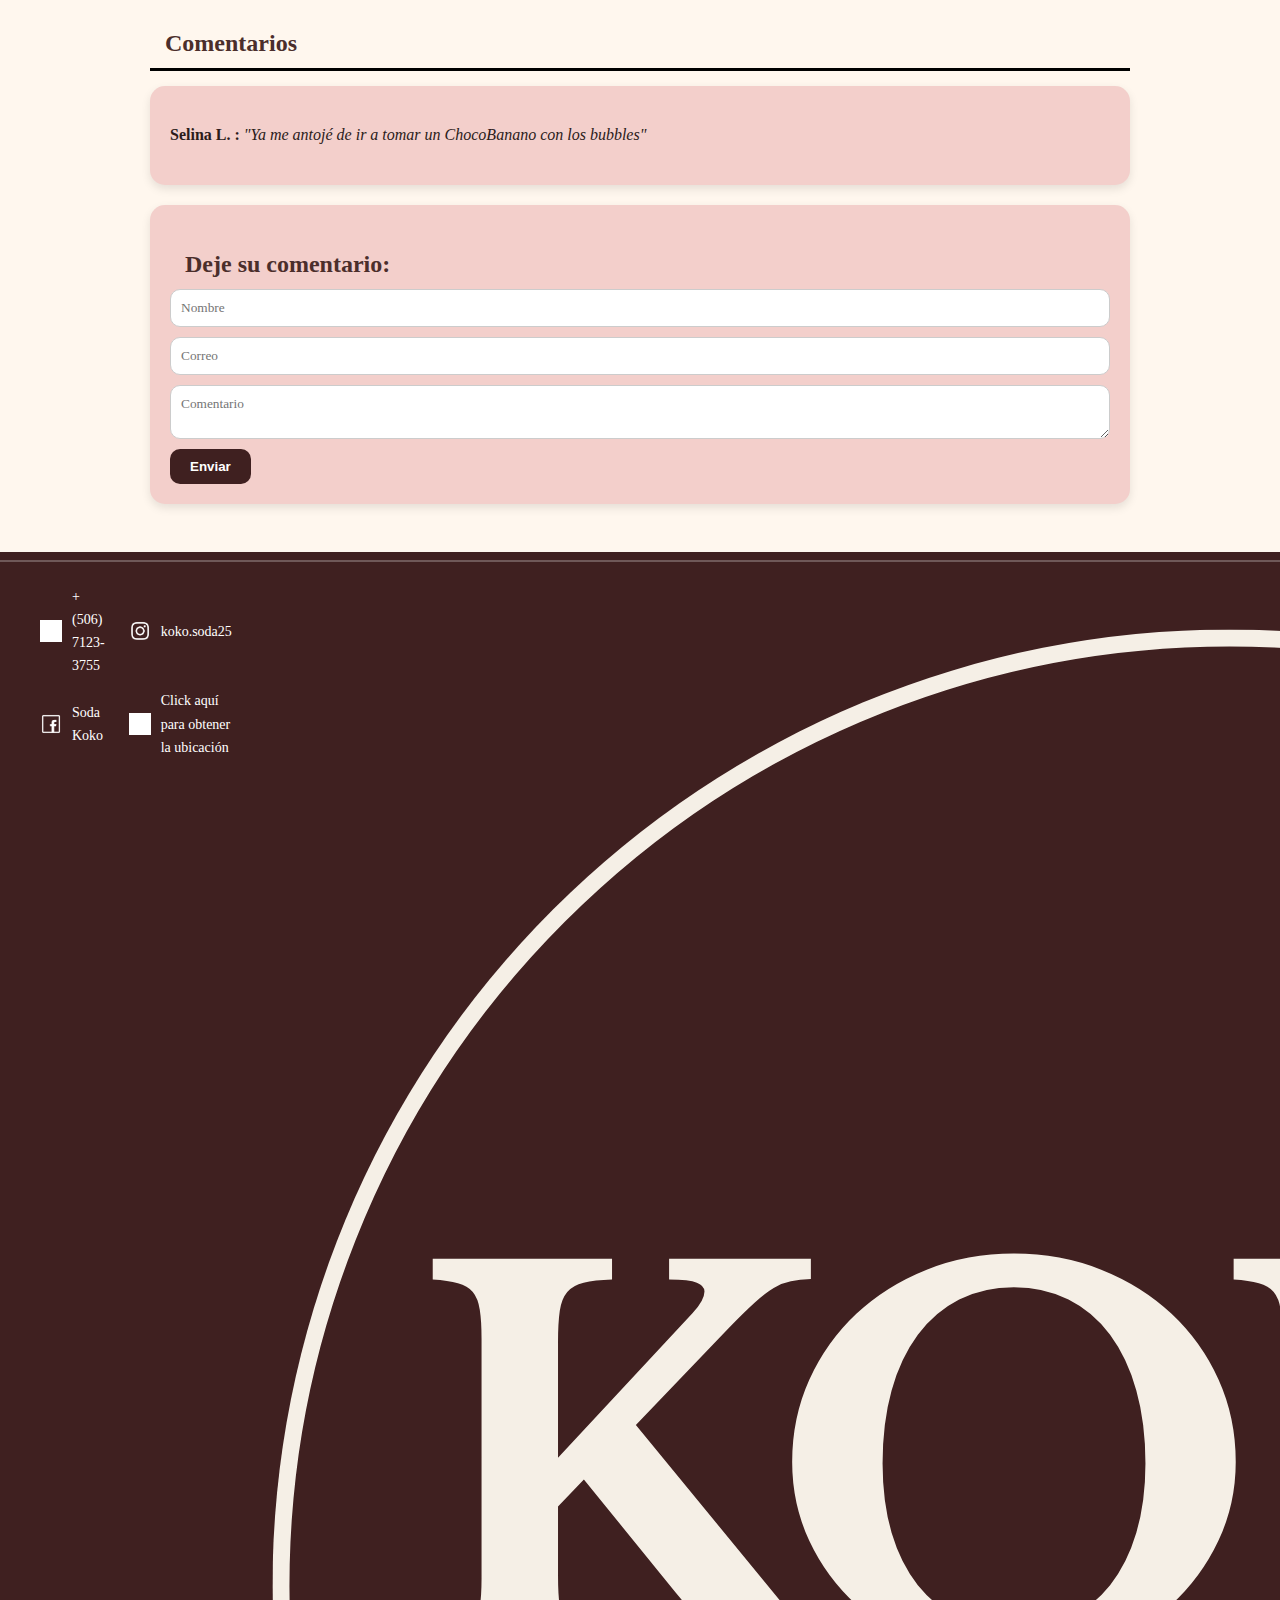
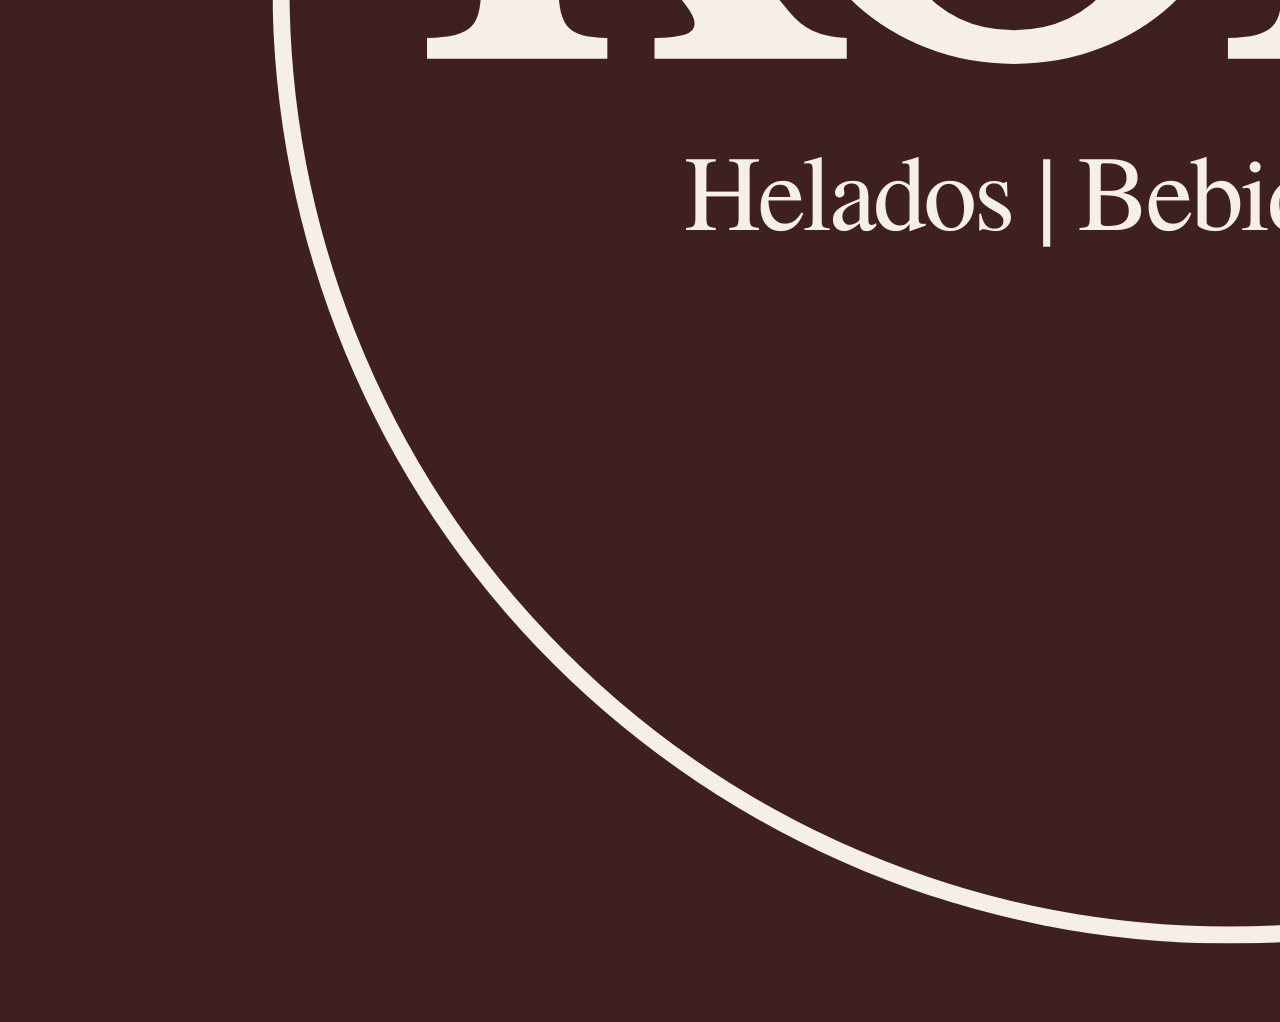
<file: articulos/salud-bienestar.html>
<!DOCTYPE html>
<html lang="en">

<head>
    <meta charset="UTF-8">
    <meta name="viewport" content="width=device-width, initial-scale=1.0">
    <title>KOKO | Sabores internacionales que inspiran nuestras bebidas</title>
    <link rel="stylesheet" href="../css/style.css">
    <link rel="stylesheet" href="../css/nav.css">
    <link rel="stylesheet" href="../css/footer.css">
    <link rel="stylesheet" href="../css/articulos.css">
</head>

<body>

    <nav class="navbar">
        <div class="icons"></div>

        <ul>
            <li class="has-submenu">
                <a href="#">Menu</a>
                <ul class="submenu">
                    <li><a href="../index.html">Inicio</a></li>
                    <li><a href="../nosotros.html">Sobre KOKO.</a></li>
                    <li><a href="../blog.html">Blogs</a></li>
                    <li><a href="../faqs.html">FAQs</a></li>
                </ul>
            </li>
            <li><a href="../about.html">Acerca de</a></li>
            <li><a href="../contacto.html">Contactanos</a></li>
        </ul>
    </nav>

    <main class="article-wrap">

        <header class="article-hero">
            <h1>Batidos saludables: pequeños hábitos, grandes cambios</h1>
            <p class="article-meta"><span class="badge">#Salud</span>Bienestar con sabor</p>
            <img src="../img/batidos.jpg" alt="Batidos frescos KOKO">
        </header>

        <section class="article-content">
            <p>Los batidos pueden ser aliados de tu rutina. Con frutas 100% reales y lácteos o alternativas vegetales,
                logramos bebidas ligeras, nutritivas y <em>muy ricas</em>. Para iniciar, basta con un hábito simple:
                incluir una porción de fruta adicional al día.</p>
                <br>

            <h2>Ideas rápidas</h2>
            <ul class="check">
                <li><strong>Frescos</strong>: fresa, sandía y limón.</li>
                <li><strong>Tradicional</strong>: chocolate y banano.</li>
                <li><strong>Dulzura</strong>: frutas con helado (smoothie).</li>
            </ul>
            <br>
            <br>

            <h3>Menú Rápido de Batidos y Toppings</h3>
            <table class="table">
                <thead>
                    <tr>
                        <th>Con Agua</th>
                        <th>Con Leche</th>
                        <th>Toppings a Escoger</th>
                    </tr>
                </thead>
                <tbody>
                    <tr>
                        <td>Fresa + Sandía + Limón</td>
                        <td>Blueberry + Helado</td>
                        <td>Nata de Coco</td>
                    </tr>
                    <tr>
                        <td>Piña + Maracuyá + Naranja</td>
                        <td>Papaya + Helado</td>
                        <td>Cream Cheese</td>
                    </tr>
                    <tr>
                        <td>Fresa + Banano + Naranja</td>
                        <td>Choco Banano</td>
                        <td>Popping Boba Fresa</td>
                    </tr>
                </tbody>
            </table>

            <img src="../img/frutas.jpg" alt="Ingredientes de batidos">
        </section>
        <br>
        <br>
        <a class="back" href="../blog.html">← Volver al blog</a>
        <br>
        <br>
        <br>
        <!-- COMENTARIOS -->
        <div class="comentarios-seccion">
            <h2 class="comentarios-titulo">Comentarios</h2>
            <hr class="linea-titulo">

            <div class="comentarios-cuadro">
                <!-- comentarios -->
                <p><strong>Selina L. :</strong> <i>"Ya me antojé de ir a tomar un ChocoBanano con los bubbles"</i></p>
            </div>
        </div>


        <!-- FORMULARIO DE COMENTARIO -->
        <form class="form-comentario" id="comentarioForm">
            <h2 class="comentarios-titulo">Deje su comentario:</h2>
            <div class="input-grupo">
                <input type="text" placeholder="Nombre" required>
                <input type="email" placeholder="Correo" required>
                <textarea placeholder="Comentario" required></textarea>
            </div>
            <button type="submit">Enviar</button>
        </form>
    </main>

    <!-- Pie de página -->
    <footer class="footer">
        <div class="footer-social">
            <div class="social-grid">
                <div class="social-item">
                    <img src="../img/logo whatsapp.png" alt="+(506) 7123-3755">
                    <a href="https://wa.me/50671233755?text=Hola%20KOKO.%20%20Quiero%20más%20información%20sobre%20sus%20bebidas!"
                        target="_blank">
                        +(506) 7123-3755
                    </a>
                </div>
                <div class="social-item">
                    <img src="../img/logo instagram.png" alt="koko.soda25">
                    <a href="https://www.instagram.com/koko.soda25?igsh=MWlwa2lsb21hN2VnZg%3D%3D&utm_source=qr"
                        target="_blank">
                        koko.soda25
                    </a>
                </div>
                <div class="social-item">
                    <img src="../img/logo facebook.png" alt="Huang Nick (Soda Koko)">
                    <a href="https://www.facebook.com/" target="_blank">
                        Soda Koko</a>
                </div>
                <div class="social-item">
                    <img src="../img/ubicacion.png" alt="Click aqui para obtener la ubicación">
                    <a href="https://waze.com/ul/hd1u0ffqjv" target="_blank">
                        Click aquí para obtener la ubicación
                    </a>
                </div>
            </div>
            <div class="logo">
                <img class="logoimg" src="../img/logo beige.png" alt="KOKO logo">
            </div>
        </div>
    </footer>

    <script>
        const comentarioForm = document.getElementById('comentarioForm');

        comentarioForm.addEventListener('submit', (e) => {
            e.preventDefault(); // evita recargar la página

            const nombre = comentarioForm.querySelector('input[type="text"]').value.trim();
            const correo = comentarioForm.querySelector('input[type="email"]').value.trim();
            const comentario = comentarioForm.querySelector('textarea').value.trim();

            if (!nombre || !correo || !comentario) {
                alert('Por favor, complete todos los campos antes de enviar su comentario.');
                return;
            }

            // Crear mensaje de confirmación
            const mensaje = document.createElement('p');
            mensaje.textContent = '¡Gracias por tu comentario! ❤️';
            mensaje.style.backgroundColor = '#D4EDDA';
            mensaje.style.border = '1px solid #C3E6CB';
            mensaje.style.color = '#155724';
            mensaje.style.padding = '10px';
            mensaje.style.borderRadius = '10px';
            mensaje.style.marginTop = '10px';
            mensaje.style.textAlign = 'center';

            comentarioForm.appendChild(mensaje);

            //Reset form
            comentarioForm.reset();

            // Ocultar mensaje después de 5 segundos
            setTimeout(() => mensaje.remove(), 5000);
        });
    </script>

</body>

</html>
</file>
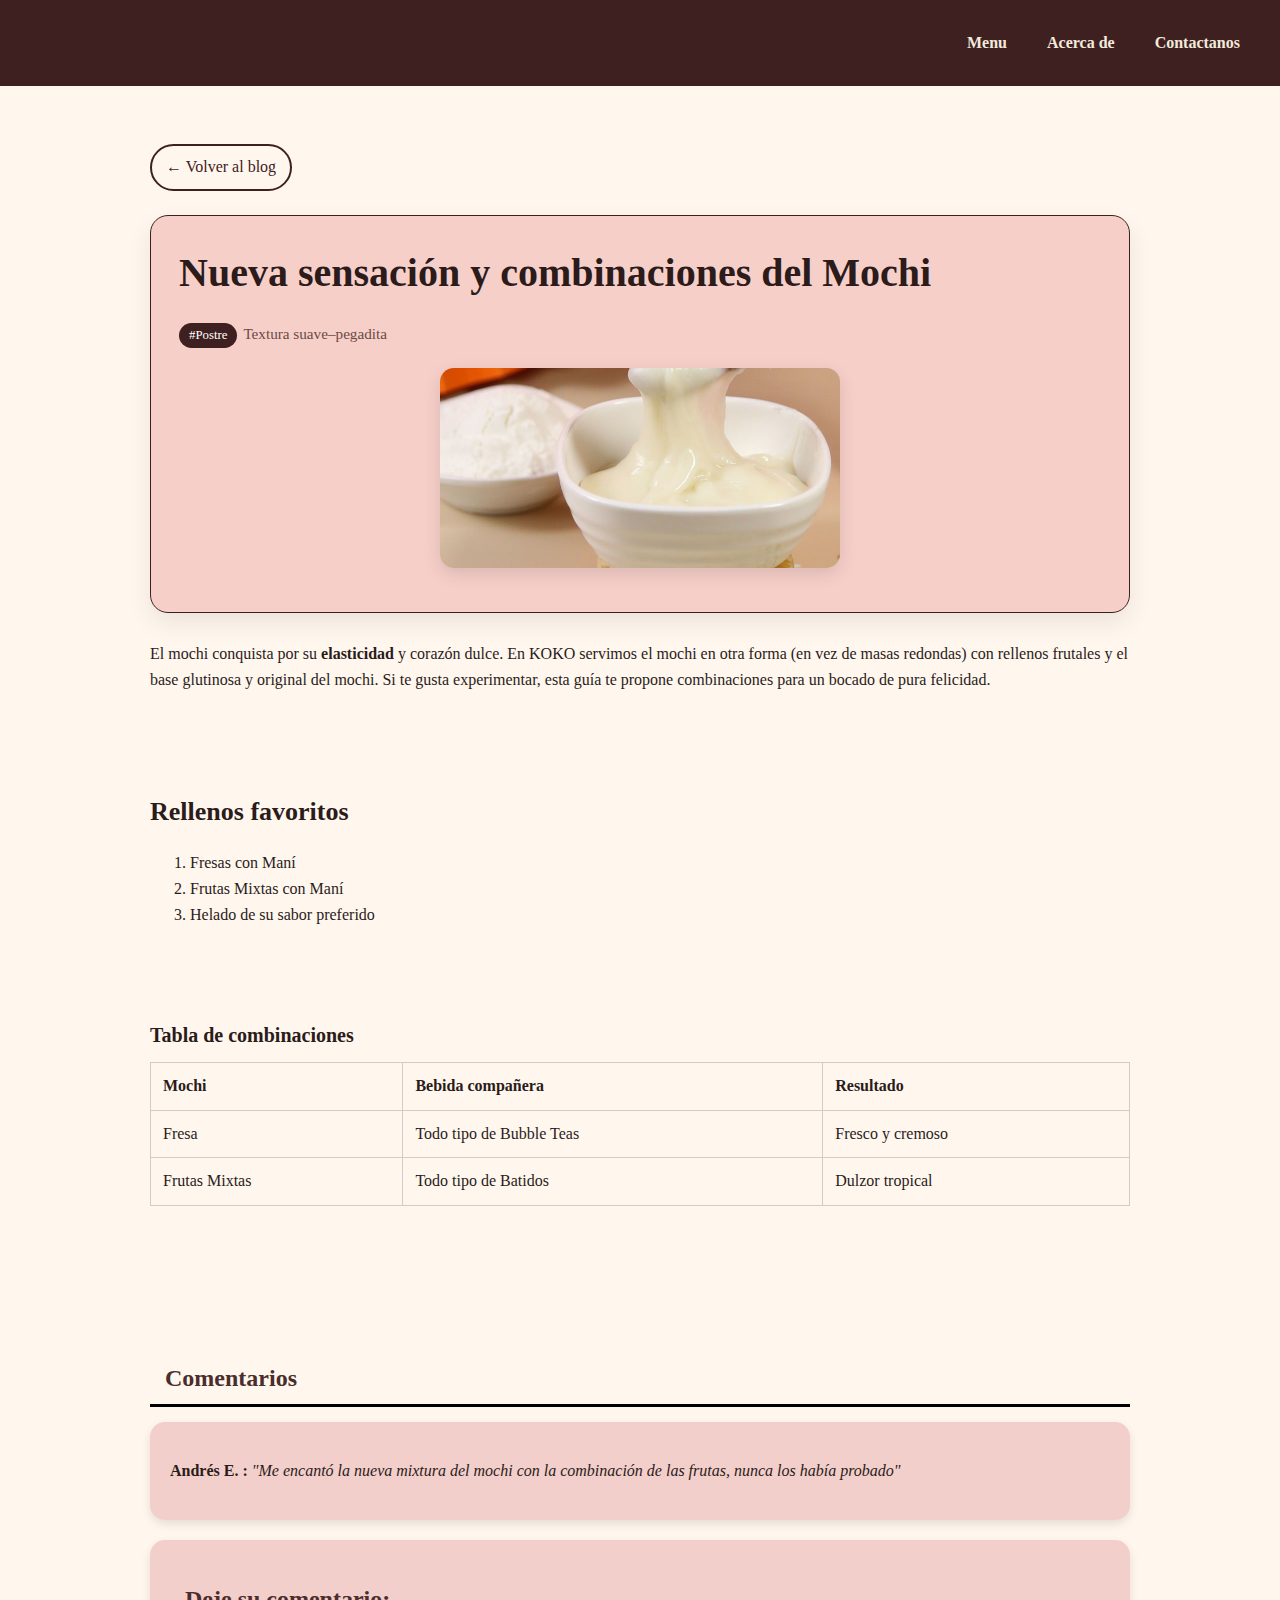
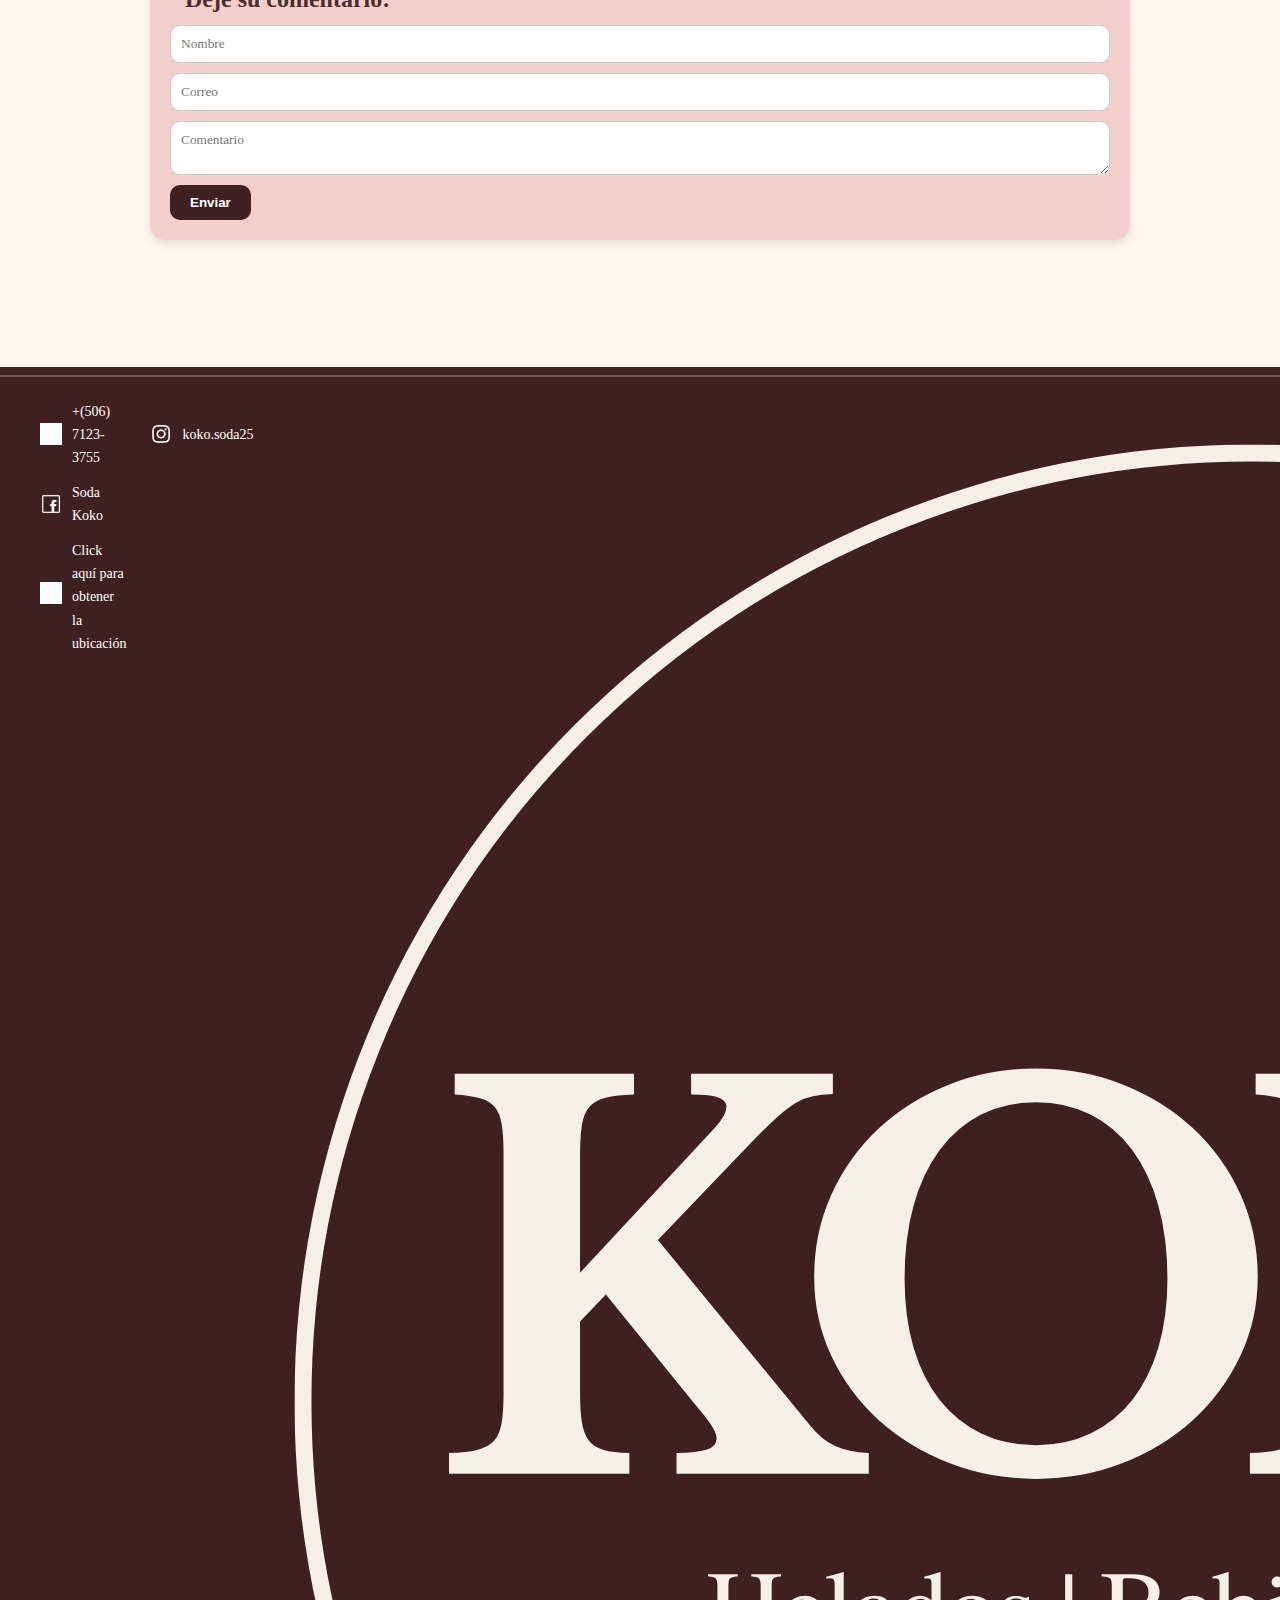
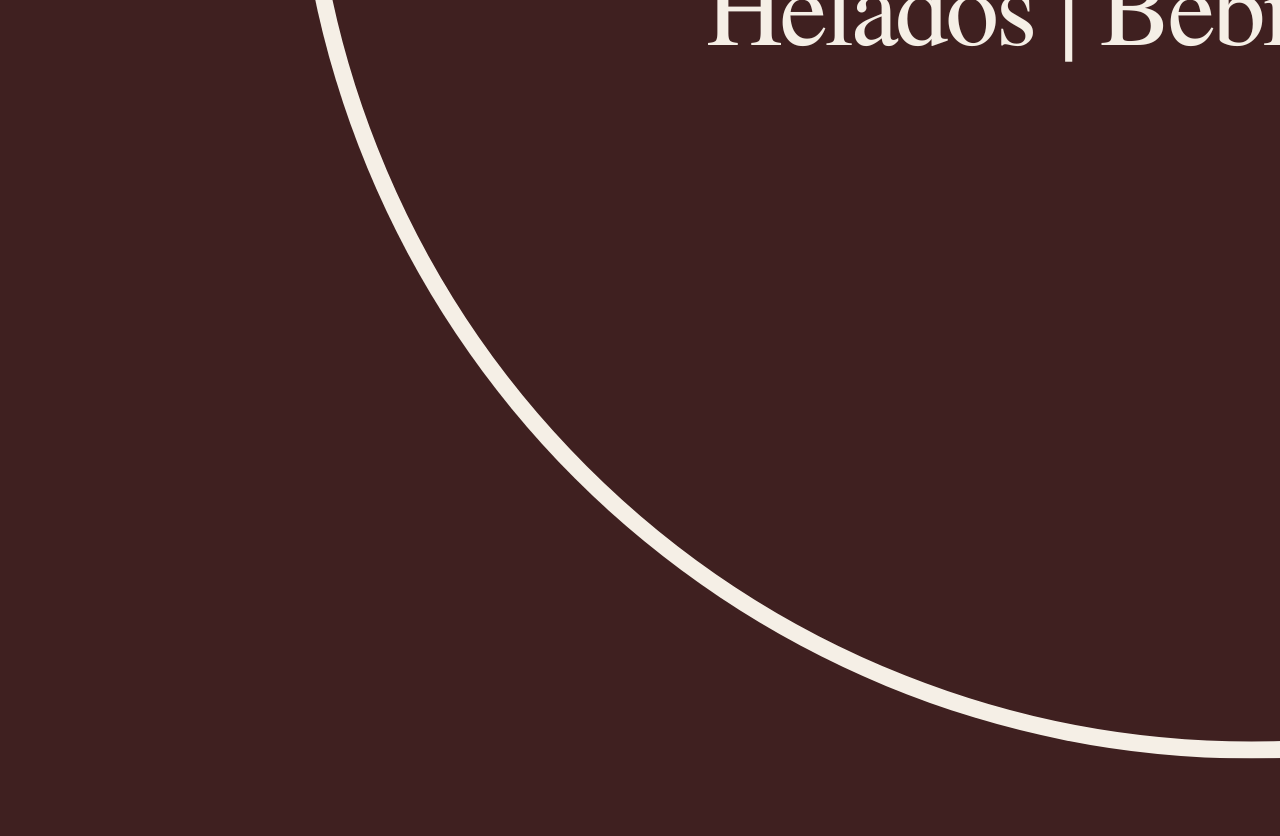
<file: articulos/sensacion-mochi.html>
<!DOCTYPE html>
<html lang="en">

<head>
    <meta charset="UTF-8">
    <meta name="viewport" content="width=device-width, initial-scale=1.0">
    <title>KOKO | Nueva sensación y combinación del Mochi</title>
    <link rel="stylesheet" href="../css/style.css">
    <link rel="stylesheet" href="../css/nav.css">
    <link rel="stylesheet" href="../css/footer.css">
    <link rel="stylesheet" href="../css/articulos.css">
</head>

<body>

    <nav class="navbar">
        <div class="icons"></div>

        <ul>
            <li class="has-submenu">
                <a href="#">Menu</a>
                <ul class="submenu">
                    <li><a href="nosotros.html">Sobre KOKO.</a></li>
                    <li><a href="blog.html">Blogs</a></li>
                    <li><a href="faqs.html">FAQs</a></li>
                </ul>
            </li>
            <li><a href="about.html">Acerca de</a></li>
            <li><a href="contacto.html">Contactanos</a></li>
        </ul>
    </nav>

    <main class="article-wrap">
        <a class="back" href="../blog.html">← Volver al blog</a>
        <header class="article-hero">
            <h1>Nueva sensación y combinaciones del Mochi</h1>
            <p class="article-meta"><span class="badge">#Postre</span>Textura suave–pegadita</p>
            <img src="../img/mezclaMochi.jpg" alt="Mochis variados">
        </header>

        <section class="article-content">
            <p>El mochi conquista por su <strong>elasticidad</strong> y corazón dulce. En KOKO servimos el mochi en otra forma (en vez de masas redondas) con rellenos
                frutales y el base glutinosa y original del mochi. Si te gusta experimentar, esta guía te propone combinaciones para un bocado
                de pura felicidad.</p>
                <br>
                <br>

            <h2>Rellenos favoritos</h2>
            <ol>
                <li>Fresas con Maní</li>
                <li>Frutas Mixtas con Maní</li>
                <li>Helado de su sabor preferido</li>
            </ol>
            <br>
            <br> 

            <h3>Tabla de combinaciones</h3>
            <table class="table">
                <thead>
                    <tr>
                        <th>Mochi</th>
                        <th>Bebida compañera</th>
                        <th>Resultado</th>
                    </tr>
                </thead>
                <tbody>
                    <tr>
                        <td>Fresa</td>
                        <td>Todo tipo de Bubble Teas</td>
                        <td>Fresco y cremoso</td>
                    </tr>
                    <tr>
                        <td>Frutas Mixtas</td>
                        <td>Todo tipo de Batidos</td>
                        <td>Dulzor tropical</td>
                    </tr>
                    
                </tbody>
            </table>

           
        </section>

        <br>
<br>
<br>
<br>
        <!-- COMENTARIOS -->
        <div class="comentarios-seccion">
            <h2 class="comentarios-titulo">Comentarios</h2>
            <hr class="linea-titulo">

            <div class="comentarios-cuadro">
                <!-- comentarios -->
                <p><strong>Andrés E. :</strong> <i>"Me encantó la nueva mixtura del mochi con la combinación de las frutas, nunca los había probado"</i></p>
            </div>
        </div>

        <!-- FORMULARIO DE COMENTARIO -->
        <div class="form-comentario">
            <h2 class="comentarios-titulo">Deje su comentario:</h2>
            <div class="input-grupo">
                <input type="text" placeholder="Nombre">
                <input type="email" placeholder="Correo">
                <textarea placeholder="Comentario"></textarea>
            </div>
            <button>Enviar</button>
        </div>

</main>
<br>
<br>
<br>
        <!-- Pie de página -->
        <footer class="footer">
            <div class="footer-social">
                <div class="social-grid">
                    <div class="social-item">
                        <img src="../img/logo whatsapp.png" alt="+(506) 7123-3755">
                        <a href="https://wa.me/50671233755?text=Hola%20KOKO.%20%20Quiero%20más%20información%20sobre%20sus%20bebidas!"
                            target="_blank">
                            +(506) 7123-3755
                        </a>
                    </div>
                    <div class="social-item">
                        <img src="../img/logo instagram.png" alt="koko.soda25">
                        <a href="https://www.instagram.com/koko.soda25?igsh=MWlwa2lsb21hN2VnZg%3D%3D&utm_source=qr"
                            target="_blank">
                            koko.soda25
                        </a>
                    </div>
                    <div class="social-item">
                        <img src="../img/logo facebook.png" alt="Huang Nick (Soda Koko)">
                        <a href="https://www.facebook.com/" target="_blank">
                            Soda Koko
                    </div>
                    <div class="social-item">
                        <img src="../img/ubicacion.png" alt="Click aqui para obtener la ubicación">
                        <a href="https://waze.com/ul/hd1u0ffqjv" target="_blank">
                            Click aquí para obtener la ubicación
                        </a>
                    </div>
                </div>
                <div class="logo">
                    <img class="logoimg" src="../img/logo beige.png" alt="KOKO logo">
                </div>
            </div>
        </footer>


</body>

</html>
</file>
<file: css/style.css>
:root {
  --rosa: #f3cfcb;
  --beige: #F5EFE6;
  --cafe: #432323;
}

/* Suaviza el salto al ancla */
html {
  scroll-behavior: smooth;
}

body {
  font-family: 'Century Gothic', sans-serif;
  margin: 0;
  background-color: var(--beige);
  color: var(--cafe);
}

h1, h2, h3, h4, h5, h6 {
    font-family: 'Georgia', serif;
}

/* Encabezado */
.hero {
  background: url("../img/header.jpg") center/cover no-repeat;
  color: var(--beige);
  position: relative;
  overflow: hidden;
  height: 700px;
  display: grid;
  place-items: center;
  text-align: center;
}

.hero-text h1 {
  font-size: 5em;
  margin: 0;
  color: var(--cafe);
  letter-spacing: 1px;
  text-shadow: 2px 2px 8px rgba(0, 0, 0, 0.15);
}

.hero-text p {
  margin-top: 5px;
  color: var(--cafe);
  font-weight: 500;
}

/* Onda inferior del hero */
.hero-wave {
  position: absolute;
  left: 0;
  right: 0;
  bottom: 0;
  height: 50px;
  background: var(--beige);
  /* mismo color del body */

  /* curvas suaves a los lados para simular la onda */
  border-top-left-radius: 70px 50px;
  border-top-right-radius: 70px 50px;

  display: flex;
  justify-content: center;
  align-items: flex-start;
}

/* Botón circular de bajar */
.scroll-down {
  margin-top: -230px;
  /* lo empuja dentro de la onda */
  width: 56px;
  height: 56px;
  background: var(--cafe);
  /* rojo marca */
  border: none;
  border-radius: 50%;
  color: var(--beige);
  font-size: 24px;
  line-height: 56px;
  text-align: center;
  text-decoration: none;
  box-shadow: 0 6px 16px rgba(0, 0, 0, .18);
  transition: transform .5s ease, box-shadow .30 ease;
}

.scroll-down:hover {
  transform: translateY(3px);
  box-shadow: 0 10px 22px rgba(0, 0, 0, .25);
}

/* Navegación */
.navbar {
  position: sticky;
  top: 0;
  z-index: 1000;
  background-color: var(--cafe);
  color: var(--beige);
  display: flex;
  justify-content: space-between;
  align-items: center;
  padding: 30px 20px;
}

.navbar ul {
  list-style: none;
  display: flex;
  margin: 0;
  padding: 0;
}

.navbar li {
  position: relative;
  margin: 0 20px;
}

.navbar a {
  color: var(--beige);
  text-decoration: none;
  font-weight: bold;
}

.navbar a:hover {
  text-decoration: underline;
}

/* Submenú básico */
.has-submenu>.submenu {
  position: absolute;
  top: 120%;
  left: 0;
  min-width: 180px;
  background: var(--cafe);
  border: 1px solid rgba(255, 255, 255, .15);
  border-radius: 8px;
  padding: 8px 0;
  display: none;
  z-index: 10;
}

.has-submenu:hover>.submenu {
  display: block;
}

.submenu li {
  margin: 0;
}

.submenu a {
  display: block;
  padding: 8px 12px;
  font-weight: 500;
}

.submenu a:hover {
  background: rgba(255, 255, 255, .08);
}

.icons input {
  padding: 4px 6px;
  border-radius: 4px;
  border: none;
}

.icons button {
  background: none;
  border: none;
  color: var(--beige);
  font-size: 18px;
  margin-left: 8px;
  cursor: pointer;
}

/* Sección ¿Quiénes Somos? */
.about {
  background-color: var(--beige);
  color: var(--cafe);
  text-align: center;
  padding: 100px 20px 80px;
}

.about-title {
  font-size: 2.5em;
  margin-bottom: 40px;
  color: var(--cafe);
  letter-spacing: 1px;
}

.about-container {
  display: flex;
  justify-content: center;
  flex-wrap: wrap;
  gap: 40px;
}

.about-card {
  background-color: var(--rosa);
  border: 2px solid var(--rosa);
  border-radius: 20px;
  padding: 30px 20px;
  width: 320px;
  text-align: center;
  box-shadow: 0 6px 16px rgba(0, 0, 0, 0.08);
  transition: transform 0.3s ease;
}

.about-card:hover {
  transform: translateY(-5px);
}

.about-card h3 {
  font-size: 1.5em;
  margin-bottom: 10px;
  color: var(--cafe);
}

/* Separador visual entre secciones */
.section-divider {
  border: none;
  height: 2px;
  background-color: var(--cafe);
  width: 80%;
  margin: 100px auto 30px;
  border-radius: 2px;
  opacity: 0.3;
}

.intro {
  padding: 80px 0 90px;
  background: var(--beige);
  border-top-left-radius: 70px;
  border-top-right-radius: 70px;
}

/* Línea fina debajo del título de sección */
.line-separator {
  width: 80px;
  height: 3px;
  background-color: var(--cafe);
  margin: 0 auto 25px;
  border-radius: 2px;
}

.intro-container {
  max-width: 1100px;
  margin: 0 auto;
  padding: 0 24px;
  text-align: center;
}

.intro-title {
  font-size: 2.5em;
  margin: 0 0 10px;
}

.intro-desc {
  max-width: 720px;
  margin: 0 auto 36px;
  line-height: 1.6;
  opacity: .85;
}

/* Lista de productos */
.product-list {
  list-style: none;
  display: grid;
  grid-template-columns: repeat(auto-fit, minmax(180px, 1fr));
  gap: 28px;
  padding: 0;
  margin: 36px 0 28px;
}

/* Tarjeta */
.product-card {
  display: block;
  width: 220px;
  height: 320px;
  margin: 0 auto;
  text-align: center;

}

.product-link {
  color: inherit;
  text-decoration: none;
  display: block;
}

/* Fondo redondeado + imagen flotante */
.thumb {
  position: relative;
  height: 280px;
  /* hace el bloque visual más alto */
  max-width: 180px;
  /* hace el bloque visual más delgado */
  margin: 0 auto;
  /* centra el bloque dentro de la tarjeta */
  border-radius: 28px;
  background-color: #fffaf5;
  overflow: hidden;
  display: grid;
  place-items: center;
  box-shadow: 0 4px 12px rgba(0, 0, 0, .08);
  border: 2px solid var(--cafe);
}

/* Imagen del producto */
.thumb img {
  width: 110%;
  height: auto;
  object-fit: contain;
  transform: translateY(6px) rotate(-2deg);
  filter: drop-shadow(0 14px 18px rgba(0, 0, 0, .22));
}

/* Efecto sutil al pasar el mouse */
.thumb:hover img {
  transform: translateY(0) scale(1.05) rotate(0deg);
}

/* Nombre bajo la tarjeta */
.product-name {
  margin: 12px 0 0;
  font-size: 1.05rem;
}

.product-card:hover .thumb {
  transform: scale(1.03);
  transition: transform .3s ease;
}

/* Botón “Ver todos” tipo pill */
.btn-all {
  display: inline-flex;
  align-items: center;
  gap: 10px;
  margin-top: 8px;
  padding: 10px 18px;
  border-radius: 999px;
  background: var(--cafe);
  color: var(--beige);
  text-decoration: none;
  font-weight: 600;
  box-shadow: 0 4px 14px rgba(0, 0, 0, .15);
  transition: transform .15s ease, box-shadow .2s ease;
}

.btn-all:hover {
  background-color: var(--rosa);
  color: var(--cafe);
  transform: translateY(2px);
  box-shadow: 0 8px 18px rgba(0, 0, 0, 0.25);
}

.btn-icon {
  display: inline-grid;
  place-items: center;
  width: 22px;
  height: 22px;
  border-radius: 50%;

  color: var(--beige);
  font-weight: 700;
  line-height: 1;
}
</file>
<file: css/nav.css>
/* nav.css */
:root {
  --rosa: #f3cfcb;
  --beige: #F5EFE6;
  --cafe: #432323;
}
/* Navegación principal */
.navbar {
  position: sticky;
  top: 0;
  z-index: 1000;
  background-color: var(--cafe);
  color: var(--beige);
  display: flex;
  justify-content: space-between;
  align-items: center;
  padding: 30px 20px;
}

/* Lista horizontal de enlaces */
.navbar ul {
  list-style: none;
  display: flex;
  margin: 0;
  padding: 0;
}

.navbar li {
  position: relative;
  margin: 0 20px;
}

.navbar a {
  color: var(--beige);
  text-decoration: none;
  font-weight: bold;
}

.navbar a:hover {
  text-decoration: underline;
}

/* Submenú */
.has-submenu > .submenu {
  position: absolute;
  top: 100%;
  left: 0;
  min-width: 180px;
  background: var(--cafe);
  border: 1px solid rgba(255, 255, 255, 0.15);
  border-radius: 8px;
  padding: 8px 0;
  display: none;
  z-index: 10;
}

.has-submenu:hover > .submenu {
  display: block;
}

.submenu li {
  margin: 0;
}

.submenu a {
  display: block;
  padding: 8px 12px;
  font-weight: 500;
}

.submenu a:hover {
  background: rgba(255, 255, 255, 0.08);
}

/* Estilos de inputs y botones en la barra (si los hay) */
.icons input {
  padding: 4px 6px;
  border-radius: 4px;
  border: none;
}

.icons button {
  background: none;
  border: none;
  color: var(--beige);
  font-size: 18px;
  margin-left: 8px;
  cursor: pointer;
}
</file>
<file: css/footer.css>
:root {
  --rosa: #f3cfcb;
  --beige: #F5EFE6;
  --cafe: #432323;
}

.footer {
  background-color: var(--cafe);
  color: #fff;
  width: 100%;               /* asegurar ancho total */
  box-sizing: border-box;
  display: flex;
  flex-direction: column;    /* columna, logo abajo */
  align-items: flex-start;   /* todo alineado a la izquierda */
  padding: 25px 40px;
  position: relative;
  gap: 18px;
  margin: 0;
}

.footer::before {
  content: "";
  position: absolute;
  top: 8px;
  left: 0;                   /* empezar desde 0 para evitar offsets */
  right: 0;
  height: 2px;
  background-color: rgba(255,255,255,0.25);
  pointer-events: none;
}

.footer a {
  color: #fddbd3;
  text-decoration: none;
}

.footer a:hover {
  text-decoration: underline;
}

.footer-social {
  display: flex;
  justify-content: space-between;
  align-items: flex-start;
  width: 100%;
  padding-top: 8px;
}

.social-grid {
  display: grid;
  grid-template-columns: 1fr 1fr; /* dos columnas iguales */
  gap: 12px 24px;
  width: auto;               /* que no intente centrar o estirarse raro */
  justify-items: start;      /* IMPORTANT: alinea celdas a la izquierda */
  align-items: center;
}


.social-item {
  display: flex;
  align-items: center;
  justify-content: flex-start;  /* fuerza contenido a la izquierda */
  gap: 10px;
  margin: 0;
  padding: 0;
}

.social-item img {
  width: 22px;
  height: 22px;
  object-fit: contain;
  filter: brightness(0) invert(1);
  transition: transform 0.15s ease;
}
.social-item img:hover {
  transform: scale(1.2);
}


.social-item span,
.social-item a {
  display: inline-block;
  color: #fff;
  font-size: 14px;
  text-decoration: none;
  margin: 0;
  padding: 0;
}


.social-item a:hover {
  text-decoration: underline;
}
</file>
<file: css/about.css>
body {
      font-family: 'Georgia', serif;
      margin: 0;
      background-color: #F5EFE6;
      color: #432323;
      display: flex;
      flex-direction: column;
      min-height: 100vh;
    }

    main {
      flex: 1;
      display: flex;
      justify-content: center;
      align-items: center;
      padding: 40px 20px;
    }

    h1 {
  position: relative;
  width: 100%;
  text-align: center;
  color: #432323;
  font-size: 2.5em;
  margin-top: 40px;
}
    .about-container {
      display: flex;
      align-items: center;
      justify-content: space-between;
      max-width: 1000px;
      width: 100%;
      background-color: #fefaf7;
      border-radius: 20px;
      box-shadow: 0 4px 12px rgba(0,0,0,0.1);
      overflow: hidden;
      padding: 30px;
      gap: 40px;
    }

    /* Botones de selección */
    .selectors {
      display: flex;
      flex-direction: column;
      gap: 10px;
    }

    .selectors label {
      padding: 10px 20px;
      background-color: #F3CFCB;
      border-radius: 8px;
      cursor: pointer;
      font-weight: bold;
      transition: background-color 0.3s;
      text-align: center;
    }

    input[type="radio"] {
      display: none;
    }

    input#erin:checked ~ .content .erin,
    input#axel:checked ~ .content .axel {
      opacity: 1;
      transform: translateX(0);
      position: relative;
      z-index: 2;
    }

    input#erin:checked ~ .content .axel,
    input#axel:checked ~ .content .erin {
      opacity: 0;
      transform: translateX(-40px);
      position: absolute;
      z-index: 1;
    }

    input#erin:checked ~ .selectors label[for="erin"],
    input#axel:checked ~ .selectors label[for="axel"] {
      background-color: #432323;
      color: #F5EFE6;
    }

    .content {
      flex: 1;
      position: relative;
      min-height: 250px;
      transition: 0.5s;
    }

    .profile {
      position: absolute;
      top: 0;
      left: 0;
      transition: all 0.6s ease;
      opacity: 0;
      transform: translateX(-40px);
    }

    .profile h2 {
      margin-top: 0;
    }

    .profile p {
      line-height: 1.6;
    }

    .photo-container {
      flex: 1;
      display: flex;
      justify-content: center;
      align-items: center;
      transition: transform 0.6s ease;
    }

    .photo-container img {
      width: 250px;
      height: 250px;
      border-radius: 50%;
      object-fit: cover;
      transition: opacity 0.6s ease;
    }

    input#erin:checked ~ .photo-container img.erin-photo {
      opacity: 1;
    }

    input#erin:checked ~ .photo-container img.axel-photo {
      opacity: 0;
    }

    input#axel:checked ~ .photo-container img.axel-photo {
      opacity: 1;
    }

    input#axel:checked ~ .photo-container img.erin-photo {
      opacity: 0;
    }
</file>
<file: css/blog.css>
:root {
    --rosa: #f3cfcb;
    --beige: #F5EFE6;
    --cafe: #432323;
    --nav-h: 88px;
}


/* ENCABEZADO */
.blog-header {
    text-align: center;
    padding: 60px 20px 30px;
}

.banner {
    background-color: var(--rosa);
    border-radius: 20px;
    width: 80%;
    /* más ancho, ocupa el 80% del contenedor */
    max-width: 1000px;
    /* límite para pantallas grandes */
    margin: 0 auto;
    /* centrado horizontal */
    padding: 50px 60px;
    text-align: center;
    box-shadow: 0 8px 15px rgba(0, 0, 0, 0.1);
}

.banner h1 {
    color: var(--cafe);
    font-size: 2.8em;
    margin: 0;
}

.banner .slogan {
    font-style: italic;
    color: var(--cafe);
    margin-top: 10px;
}

/* LAYOUT */
.blog-layout {
    display: flex;
    justify-content: center;
    align-items: flex-start;
    gap: 40px;
    padding: 40px 60px;
    flex-wrap: wrap;
}

/* SIDEBAR */
.sidebar {
    background-color: var(--beige);
    border: 2px solid var(--cafe);
    border-radius: 12px;
    padding: 20px;
    min-width: 200px;
    height: 230px;
}

.sidebar h3 {
    text-align: center;
    color: var(--cafe);
}

.sidebar ul {
    list-style: none;
    padding: 0;
}

.sidebar li {
    margin: 10px 0;
}

.sidebar a {
    text-decoration: none;
    color: var(--cafe);
    font-weight: bold;
}

.sidebar a:hover {
    color: #a85c4e;
}

.blog-section {
    scroll-margin-top: var(--nav-h);
}

/*suaviza el desplazamiento*/
html {
    scroll-behavior: smooth;
}

/* CONTENIDO PRINCIPAL */
.blog-content {
    flex: 1;
    max-width: 800px;
}

.blog-section {
    margin-bottom: 60px;
    scroll-margin-top: calc(var(--nav-h) + 40px);
}

.blog-section h2 {
    text-align: center;
    color: var(--cafe);
}

.linea-cafe {
    border: none;
    height: 3px;
    background-color: var(--cafe);
    width: 80%;
    margin: 15px auto 30px;
    border-radius: 2px;
}

/* TARJETAS */
.blog-card {
    display: flex;
    justify-content: space-between;
    align-items: center;
    background: #f8d1cf;
    border: 1px solid #4b2b2b;
    border-radius: 12px;
    padding: 20px;
    margin: 20px 0;
    box-shadow: 0 4px 8px rgba(0, 0, 0, 0.1);
    transition: transform 0.2s ease;
}

.blog-card strong {
    display: block;
    font-size: 1.2em;
    margin-bottom: 5px;
}

.blog-card em {
    display: block;
    color: #3d2d2d;
    margin-bottom: 12px;
}

.blog-card:hover {
    transform: scale(1.01);
}

.blog-content {
    flex: 1;
    margin-right: 20px;
}

.blog-content strong {
    font-size: 1.2em;
    color: var(--cafe);
}

.blog-content p {
    font-style: italic;
    color: #3d2c2c;
    margin: 10px 0;
}

/* Imagen lateral */
.blog-img {
    width: 190px;
    height: 160px;
    object-fit: cover;
    border-radius: 10px;
    flex-shrink: 0;
}

a.btn-leer {
    background-color: var(--cafe);
    color: var(--beige);
    border: none;
    padding: 8px 16px;
    border-radius: 20px;
    cursor: pointer;
    font-weight: bold;
}

a.btn-leer:hover {
    background-color: #5c3535;
    transform: scale(1.05);
    transition: 0.2s ease;
}

/* Botón flotante: redondo, abajo-derecha */
.back-to-top {
    position: fixed;
    right: 22px;
    bottom: 22px;
    width: 52px;
    height: 52px;
    border-radius: 999px;
    background: var(--rosa);
    color: var(--cafe);
    display: grid;
    place-items: center;
    font-size: 22px;
    line-height: 1;
    text-decoration: none;
    box-shadow: 0 10px 18px rgba(0, 0, 0, .18);
    z-index: 999;
    transition: transform .15s ease, opacity .15s ease;
    opacity: .95;
}

.back-to-top:hover {
    transform: translateY(-2px) scale(1.04);
    opacity: 1;
}

/* Adaptar para móviles */
@media (max-width: 768px) {
    .blog-card {
        flex-direction: column;
        text-align: center;
    }

    .blog-content {
        margin-right: 0;
    }

    .blog-img {
        margin-top: 12px;
        width: 90%;
        height: auto;
    }
}
</file>
<file: css/contacto.css>
body {
  margin: 0;
  background-color: #F5EFE6;
  color: #432323;
  display: flex;
  flex-direction: column;
  min-height: 100vh;
  font-family: 'Century Gothic', sans-serif;
}

h1,
h2,
h3,
h4,
h5,
h6 {
  font-family: 'Georgia', serif;
}

main {
  flex: 1;
  max-width: 1000px;
  margin: 50px auto;
  padding: 0 20px;
}

h1 {
  text-align: center;
  margin-bottom: 40px;
}

.contact-container {
  display: flex;
  flex-wrap: wrap;
  gap: 40px;
}

.contact-info {
  flex: 1;
  min-width: 250px;
  display: flex;
  flex-direction: column;
  gap: 20px;
  background-color: #fefaf7;
  padding: 30px;
  border-radius: 15px;
  box-shadow: 0 4px 10px rgba(0, 0, 0, 0.1);
}

.contact-info div {
  display: flex;
  align-items: center;
  gap: 10px;
}

.contact-info img {
  width: 28px;
  height: 28px;
  object-fit: contain;
  filter: invert(30%) sepia(50%) saturate(499%) hue-rotate(10deg) brightness(12%) contrast(90%);
}


.contact-info img:hover {
  transform: scale(1.1);
  transition: transform 0.3s ease;
}

form {
  flex: 1;
  min-width: 300px;
  display: flex;
  flex-direction: column;
  gap: 20px;
  background-color: #fefaf7;
  padding: 30px;
  border-radius: 15px;
  box-shadow: 0 4px 10px rgba(0, 0, 0, 0.1);
}

label {
  font-weight: bold;
}

input,
textarea {
  padding: 10px;
  border-radius: 8px;
  border: 1px solid #432323;
  width: 100%;
  font-family: inherit;
  font-size: 1em;
  box-sizing: border-box;
}

textarea {
  resize: vertical;
  min-height: 120px;
}

button {
  width: 150px;
  padding: 10px;
  border: none;
  border-radius: 20px;
  background-color: #f3cfcb;
  font-weight: bold;
  cursor: pointer;
  align-self: flex-start;
}

button:hover {
  background-color: #e6b6b2;
}

.success-message {
  display: none;
  padding: 15px;
  background-color: #D4EDDA;
  border: 1px solid #C3E6CB;
  border-radius: 10px;
  color: #155724;
  text-align: center;
  margin-top: 10px;
}

/* Agrupaciones del form ya existente */
.field {
  display: flex;
  flex-direction: column;
  gap: 6px;
}

/* Estilo de fieldset */
fieldset.field {
  border: 1px solid #432323;
  border-radius: 10px;
  padding: 10px 12px;
  background: #fff;
}

legend {
  padding: 0 6px;
}

/* Checkbox en bloque suave */
.checkbox-field {
  background: #f3cfcb;
  padding: 12px;
  border-radius: 10px;
}
</file>
<file: css/faqs.css>
html, body {
  height: 100%;
  margin: 0;
  padding: 0;
}

body {
  display: flex;
  flex-direction: column;
  min-height: 100vh;
}

footer {
  margin-top: auto;
}

body {
      margin: 0;
      background-color: #F5EFE6;
      color: #432323;
      min-height: 100vh ;
    }

   .faq-container {
     max-width: 900px; 
     margin: 50px auto; 
     padding: 0 20px;
      flex: 1;
     }
    .faq-item {
      border: 1px solid #432323;
      border-radius: 10px;
      margin-bottom: 15px;
      background-color: #fefaf7;
      overflow: hidden;
      box-shadow: 0 3px 8px rgba(0,0,0,0.1);
    }

    .faq-question {
      padding: 15px 20px;
      cursor: pointer;
      font-weight: bold;
      position: relative;
    }

    .faq-question::after {
      content: '+';
      position: absolute;
      right: 20px;
      font-size: 20px;
      transition: transform 0.3s;
    }

    .faq-item.active .faq-question::after {
      transform: rotate(45deg);
    }

    .faq-answer {
      max-height: 0;
      overflow: hidden;
      transition: max-height 0.3s ease;
      padding: 0 20px;
      background-color: #F3CFCB;
    }

    .faq-answer p {
      margin: 15px 0;
    }
</file>
<file: css/articulos.css>
:root {
    --cafe: #3f2020;
    --claro: #fff7ee;
    --rosa: #f7cfc9;
    --beige: #f3eadd;
}

body {
    font-family: "Georgia", serif;
    background: var(--claro);
    color: #2b1b1a;
    line-height: 1.65;
    margin: 0
}

.article-wrap {
    max-width: 980px;
    margin: 48px auto;
    padding: 0 20px
}

.article-hero {
    background: var(--rosa);
    border: 1px solid var(--cafe);
    border-radius: 18px;
    padding: 24px 28px;
    box-shadow: 0 10px 24px rgba(0, 0, 0, .08)
}

.article-hero h1 {
    margin: 0 0 6px;
    font-size: 40px
}

.article-meta {
    color: #6a4a46;
    font-size: .95rem
}

.article-content {
    margin: 28px 0
}

.article-content h2 {
    margin: 28px 0 10px;
    font-size: 26px
}

.article-content h3 {
    margin: 22px 0 8px;
    font-size: 20px
}

.article-hero img {
    width: 400px;
    /* controla el tamaño máximo */
    height: 200px;
    border-radius: 14px;
    display: block;
    margin: 20px auto;
    object-fit: cover;
    box-shadow: 0 6px 18px rgba(0, 0, 0, 0.12);

}

/* Imágenes dentro del contenido */
.article-content img {
    width: 300px;

    height: 100;
    border-radius: 14px;
    display: block;
    margin: 16px auto;
    object-fit: cover;
}

.note {
    background: var(--beige);
    border-left: 4px solid var(--cafe);
    padding: 12px 14px;
    border-radius: 10px
}

.table {
    width: 100%;
    border-collapse: collapse;
    margin: 10px 0 20px
}

.table th,
.table td {
    border: 1px solid #d9c9c2;
    padding: 10px 12px;
    text-align: left
}

.badge {
    display: inline-block;
    background: var(--cafe);
    color: #fff;
    padding: 2px 10px;
    border-radius: 999px;
    font-size: .8rem;
    margin-right: 6px
}

.back {
    display: inline-block;
    margin: 10px 0 24px;
    color: var(--cafe);
    text-decoration: none;
    border: 2px solid var(--cafe);
    padding: 8px 14px;
    border-radius: 999px
}

ul.check li {
    list-style: "✓  ";
    margin-left: 1ch
}

/* Título de la sección de comentarios */
.comentarios-titulo {
    text-align: left;
    margin-bottom: 5px;
    color: #4b2e2b;
    margin-left: 15px;
}

/* Línea decorativa debajo del título */
.linea-titulo {
    width: 100%;
    height: 3px;
    background-color: black;
    border: none;
    margin: 5px 0 15px 0;
}

/* Cuadro que contiene los comentarios publicados */
.comentarios-cuadro {
    background-color: #F3CFCB;
    padding: 20px;
    border-radius: 15px;
    box-shadow: 0 4px 10px rgba(0, 0, 0, 0.1);
    margin-bottom: 20px;
}

/* Formulario para escribir un nuevo comentario */
.form-comentario {
    background-color: #F3CFCB;
    padding: 20px;
    border-radius: 15px;
    box-shadow: 0 4px 10px rgba(0, 0, 0, 0.1);
    margin-bottom: 40px;
}

/* Estructura del grupo de inputs */
.form-comentario .input-grupo {
    display: flex;
    flex-direction: column;
    gap: 10px;
    margin-bottom: 10px;
}

/* Campos de texto y área de comentario */
.form-comentario input,
.form-comentario textarea {
    padding: 10px;
    border-radius: 10px;
    border: 1px solid #ccc;
    width: 100%;
    box-sizing: border-box;
    font-family: inherit;
}

/* Botón de envío */
.form-comentario button {
    padding: 10px 20px;
    background-color: var(--cafe);
    color: white;
    border: none;
    border-radius: 10px;
    cursor: pointer;
    font-family: 'Century Gothic', sans-serif;
    font-weight: bold;
}

.form-comentario button:hover {
    background-color: #6b3f3a;
}
</file>
